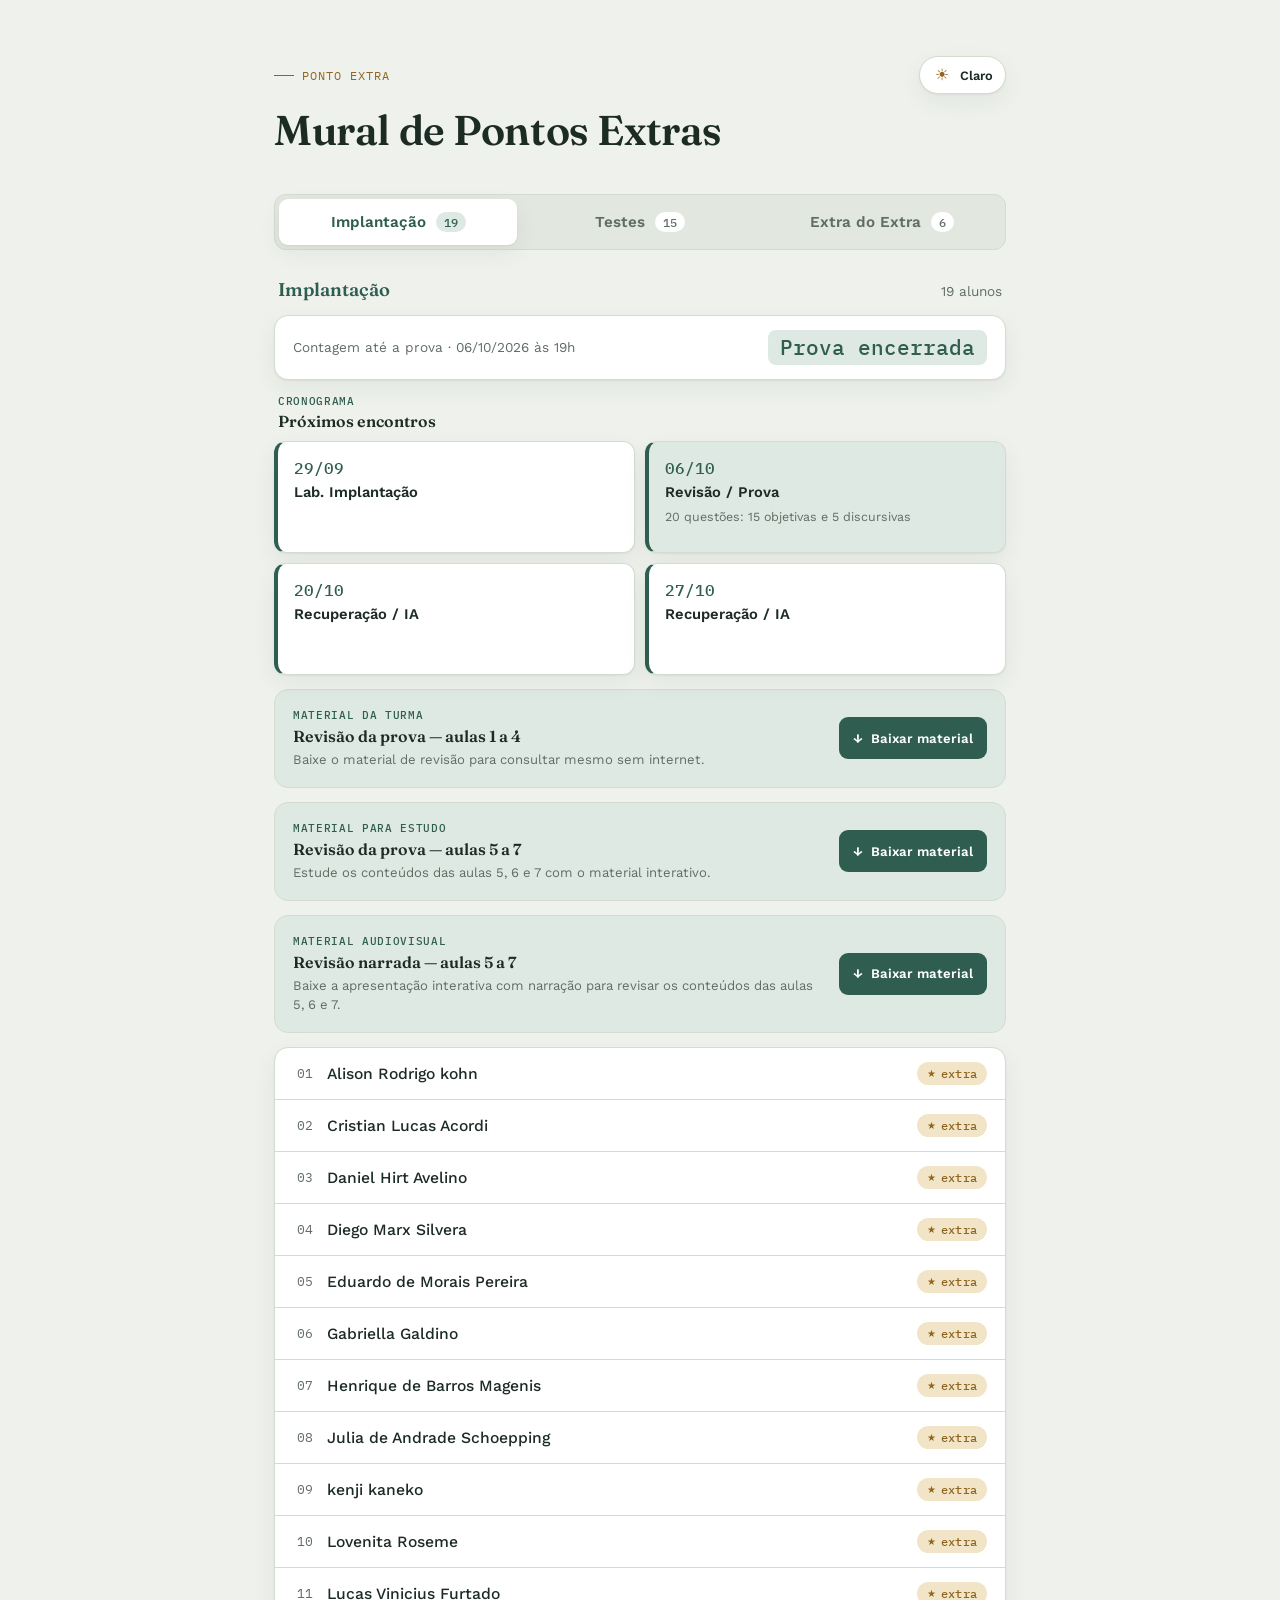
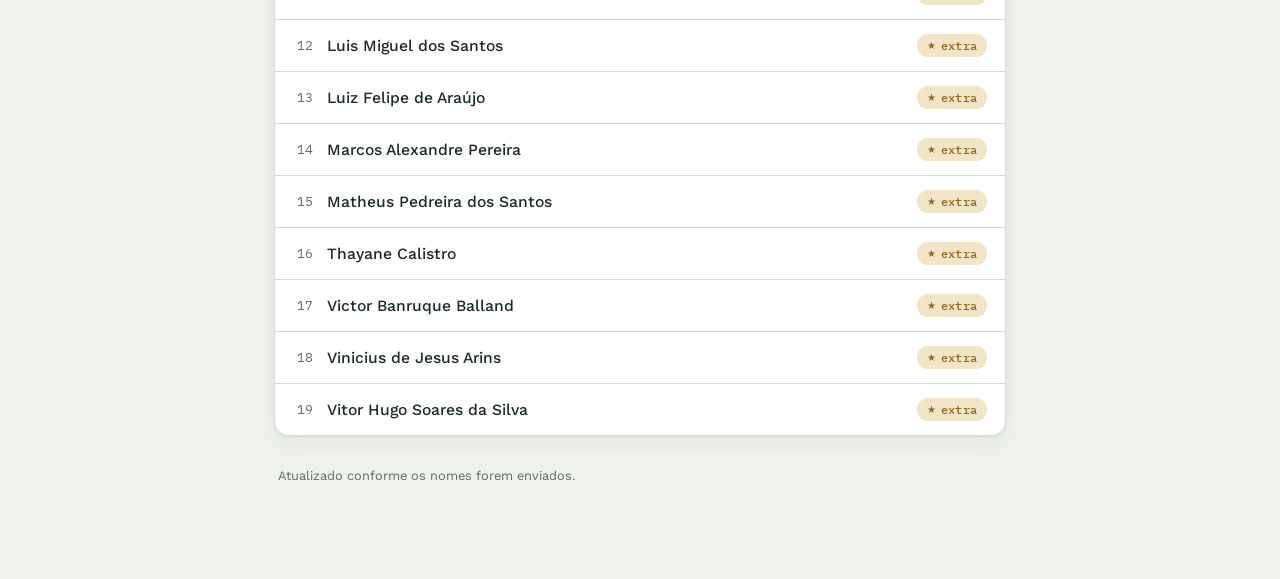
<file: index.html>
<!DOCTYPE html>
<html lang="pt-BR">
<head>
  <meta charset="UTF-8">
  <title>Mural de Pontos Extras</title>
  <meta name="viewport" content="width=device-width, initial-scale=1">
  <meta name="color-scheme" content="light dark">
  <meta name="theme-color" id="theme-color" content="#eef1ec">
  <script>
    (() => {
      let temaSalvo = null;
      try {
        temaSalvo = localStorage.getItem("ponto-extra-tema");
      } catch (erro) {
        // Alguns navegadores bloqueiam o armazenamento ao abrir via file://.
      }
      const temaInicial = temaSalvo || (matchMedia("(prefers-color-scheme: dark)").matches ? "dark" : "light");
      document.documentElement.dataset.theme = temaInicial;
    })();
  </script>
  <link rel="preconnect" href="https://fonts.googleapis.com">
  <link rel="preconnect" href="https://fonts.gstatic.com" crossorigin>
  <link href="https://fonts.googleapis.com/css2?family=Fraunces:opsz,wght@9..144,500;9..144,600;9..144,700&family=Work+Sans:wght@400;500;600&family=IBM+Plex+Mono:wght@500&display=swap" rel="stylesheet">
  <link rel="stylesheet" href="css/style.css">
</head>
<body>
  <div class="page">
    <header class="hero">
      <div class="hero-top">
        <div class="eyebrow">Ponto Extra</div>
        <button class="theme-toggle" id="theme-toggle" type="button" aria-label="Alternar tema">
          <span class="theme-icon" aria-hidden="true"></span>
          <span class="theme-label"></span>
        </button>
      </div>
      <h1>Mural de Pontos Extras</h1>
    </header>

    <div class="tabs" role="tablist" aria-label="Seções do mural">
      <button class="tab-btn" role="tab" data-tab="implantacao" aria-selected="true" id="tab-btn-implantacao" aria-controls="panel-implantacao">
        Implantação <span class="tab-count" id="count-implantacao">0</span>
      </button>
      <button class="tab-btn" role="tab" data-tab="testes" aria-selected="false" id="tab-btn-testes" aria-controls="panel-testes">
        Testes <span class="tab-count" id="count-testes">0</span>
      </button>
      <button class="tab-btn" role="tab" data-tab="extra-do-extra" aria-selected="false" id="tab-btn-extra-do-extra" aria-controls="panel-extra-do-extra">
        Extra do Extra <span class="tab-count" id="count-extra-do-extra">0</span>
      </button>
    </div>

    <section class="panel" data-tab="implantacao" data-active="true" role="tabpanel" id="panel-implantacao" aria-labelledby="tab-btn-implantacao">
      <div class="panel-head">
        <h2 class="panel-title">Implantação</h2>
        <span class="panel-sub" id="sub-implantacao"></span>
      </div>
      <div class="countdown" data-tab="implantacao">
        <span class="countdown-label" id="countdown-label-implantacao"></span>
        <span class="countdown-clock" id="countdown-clock-implantacao">--:--:--</span>
      </div>
      <section class="schedule" aria-labelledby="schedule-title-implantacao">
        <div class="schedule-head">
          <span class="schedule-eyebrow">Cronograma</span>
          <h3 id="schedule-title-implantacao">Próximos encontros</h3>
        </div>
        <ol class="schedule-grid">
          <li class="schedule-card">
            <time datetime="2026-09-29">29/09</time>
            <span>Lab. Implantação</span>
          </li>
          <li class="schedule-card schedule-card-featured">
            <time datetime="2026-10-06">06/10</time>
            <span>Revisão / Prova</span>
            <small>20 questões: 15 objetivas e 5 discursivas</small>
          </li>
          <li class="schedule-card">
            <time datetime="2026-10-20">20/10</time>
            <span>Recuperação / IA</span>
          </li>
          <li class="schedule-card">
            <time datetime="2026-10-27">27/10</time>
            <span>Recuperação / IA</span>
          </li>
        </ol>
      </section>
      <section class="downloads" data-tab="implantacao" aria-labelledby="downloads-title-implantacao">
        <div class="downloads-copy">
          <span class="downloads-eyebrow">Material da turma</span>
          <h3 id="downloads-title-implantacao">Revisão da prova — aulas 1 a 4</h3>
          <p>Baixe o material de revisão para consultar mesmo sem internet.</p>
        </div>
        <a
          class="download-link"
          href="implantação/Aula_Revisao_Prova_1_a_4.html"
          download="Aula_Revisao_Prova_1_a_4.html"
        >
          <span aria-hidden="true">↓</span>
          Baixar material
        </a>
      </section>
      <section class="downloads" data-tab="implantacao" aria-labelledby="downloads-title-implantacao-5-7">
        <div class="downloads-copy">
          <span class="downloads-eyebrow">Material para estudo</span>
          <h3 id="downloads-title-implantacao-5-7">Revisão da prova — aulas 5 a 7</h3>
          <p>Estude os conteúdos das aulas 5, 6 e 7 com o material interativo.</p>
        </div>
        <a
          class="download-link"
          href="implantação/Aula_Revisao_Prova_5_a_7.html"
          download="Aula_Revisao_Prova_5_a_7.html"
        >
          <span aria-hidden="true">↓</span>
          Baixar material
        </a>
      </section>
      <section class="downloads" data-tab="implantacao" aria-labelledby="downloads-title-implantacao-narrada">
        <div class="downloads-copy">
          <span class="downloads-eyebrow">Material audiovisual</span>
          <h3 id="downloads-title-implantacao-narrada">Revisão narrada — aulas 5 a 7</h3>
          <p>Baixe a apresentação interativa com narração para revisar os conteúdos das aulas 5, 6 e 7.</p>
        </div>
        <a
          class="download-link"
          href="implantação/Revisao_Implantacao_Narrada.html"
          download="Revisao_Implantacao_Narrada.html"
        >
          <span aria-hidden="true">↓</span>
          Baixar material
        </a>
      </section>
      <div id="list-implantacao"></div>
    </section>

    <section class="panel" data-tab="testes" role="tabpanel" id="panel-testes" aria-labelledby="tab-btn-testes">
      <div class="panel-head">
        <h2 class="panel-title">Testes</h2>
        <span class="panel-sub" id="sub-testes"></span>
      </div>
      <div class="countdown" data-tab="testes">
        <span class="countdown-label" id="countdown-label-testes"></span>
        <span class="countdown-clock" id="countdown-clock-testes">--:--:--</span>
      </div>
      <section class="schedule" data-tab="testes" aria-labelledby="schedule-title-testes">
        <div class="schedule-head">
          <span class="schedule-eyebrow">Cronograma</span>
          <h3 id="schedule-title-testes">Próximas atividades</h3>
        </div>
        <ol class="schedule-grid">
          <li class="schedule-card schedule-card-featured">
            <time datetime="2026-11-04">04/11/2026</time>
            <span>Exercício avaliativo de APIs com Cypress</span>
          </li>
          <li class="schedule-card schedule-card-featured">
            <time datetime="2026-11-11">11/11/2026</time>
            <span>Prova</span>
          </li>
          <li class="schedule-card schedule-card-featured">
            <time datetime="2026-11-18">18/11/2026</time>
            <span>Recuperação</span>
          </li>
        </ol>
      </section>
      <section class="downloads" data-tab="testes" aria-labelledby="downloads-title-testes">
        <div class="downloads-copy">
          <span class="downloads-eyebrow">Material da turma</span>
          <h3 id="downloads-title-testes">Revisão — Fundamentos de Testes e Cypress</h3>
          <p>Baixe o material da revisão de 09/09 para consultar mesmo sem internet.</p>
        </div>
        <a
          class="download-link"
          href="testes/Revisao%2009-09.html"
          download="Revisao 09-09.html"
        >
          <span aria-hidden="true">↓</span>
          Baixar material
        </a>
      </section>
      <section class="downloads" data-tab="testes" aria-labelledby="downloads-title-testes-11-11">
        <div class="downloads-copy">
          <span class="downloads-eyebrow">Material para estudo</span>
          <h3 id="downloads-title-testes-11-11">Revisão da prova — APIs REST e Cypress</h3>
          <p>Baixe o material de revisão para a prova de 11/11 e consulte mesmo sem internet.</p>
        </div>
        <a
          class="download-link"
          href="testes/Revisao%2011-11.html"
          download="Revisao 11-11.html"
        >
          <span aria-hidden="true">↓</span>
          Baixar material
        </a>
      </section>
      <div id="list-testes"></div>
    </section>

    <section class="panel" data-tab="extra-do-extra" role="tabpanel" id="panel-extra-do-extra" aria-labelledby="tab-btn-extra-do-extra">
      <div class="panel-head">
        <h2 class="panel-title">Extra do Extra</h2>
        <span class="panel-sub" id="sub-extra-do-extra"></span>
      </div>
      <div class="extra-work-message">
        <span class="extra-work-icon" aria-hidden="true">★</span>
        <p>Ganhou 1 ponto no trabalho</p>
      </div>
      <div id="list-extra-do-extra"></div>
    </section>

    <footer class="note">Atualizado conforme os nomes forem enviados.</footer>
  </div>

  <script src="js/data.js"></script>
  <script src="js/app.js"></script>
</body>
</html>
</file>
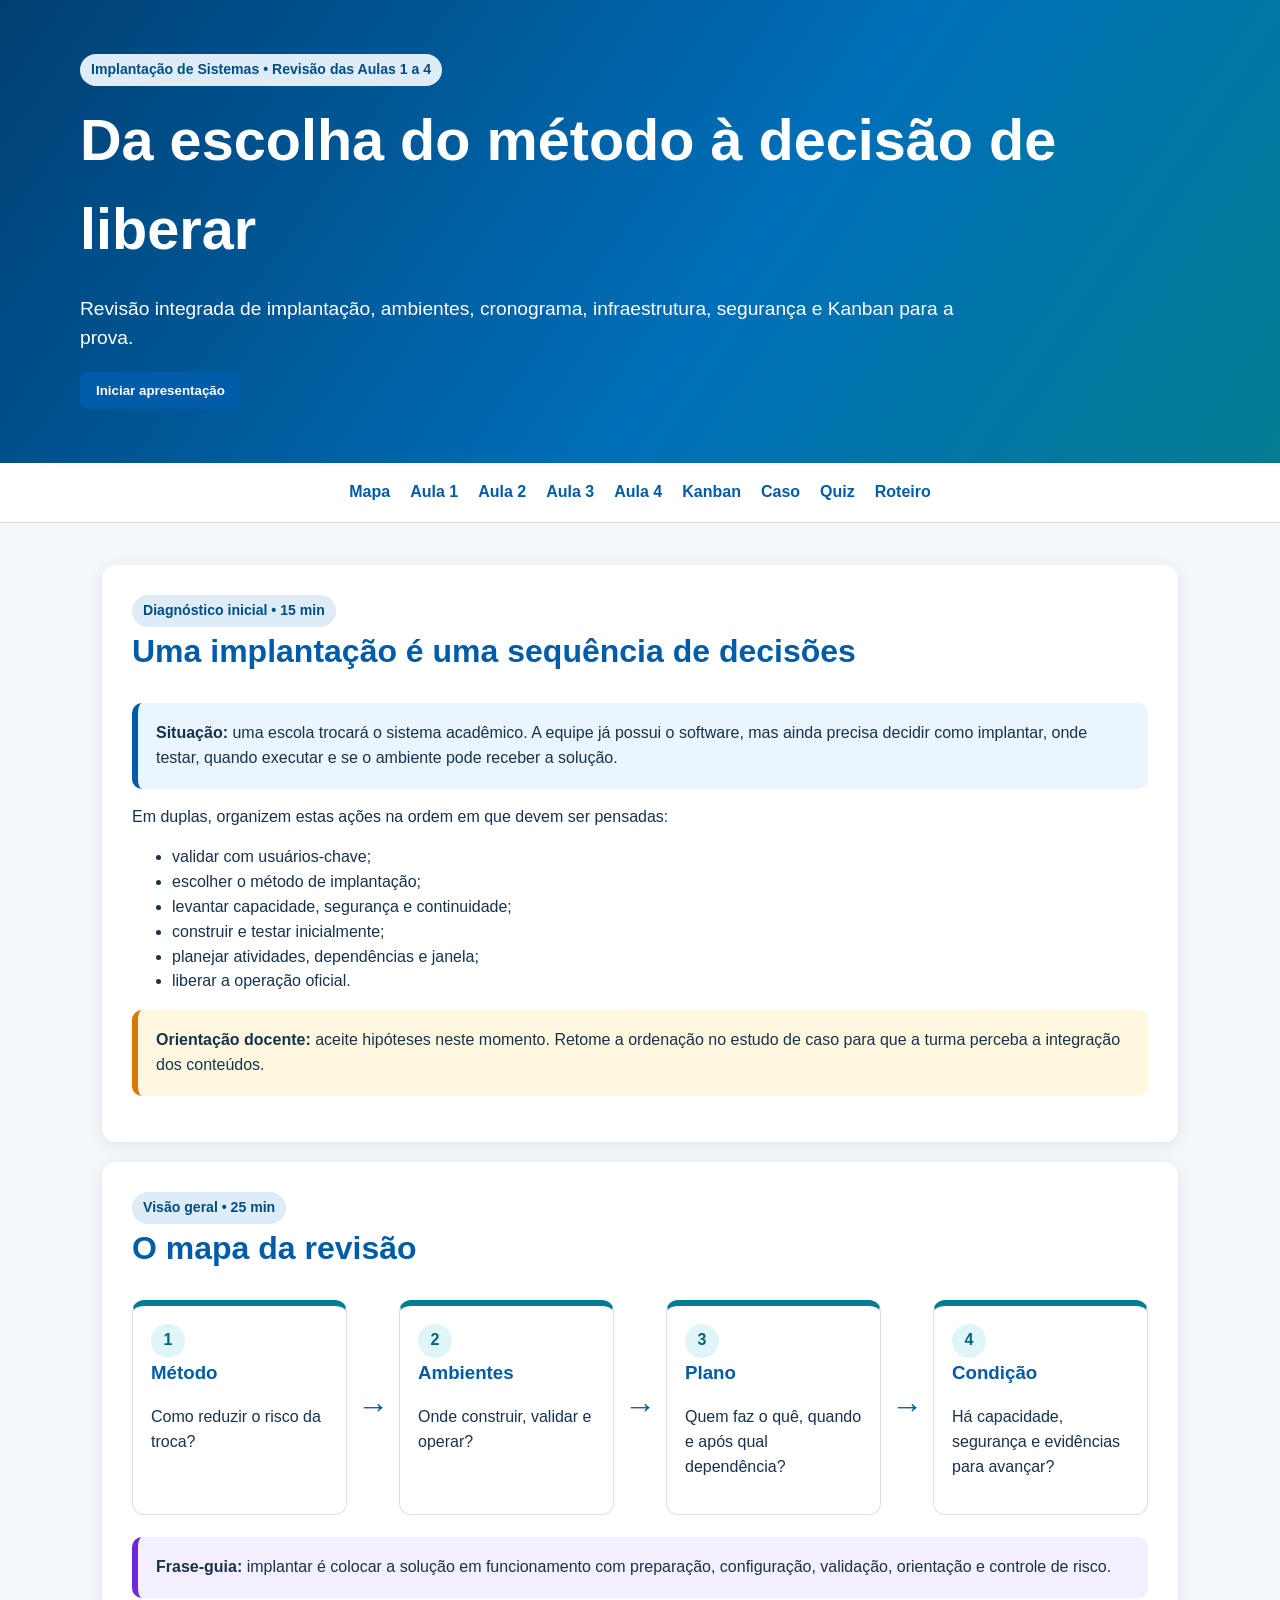
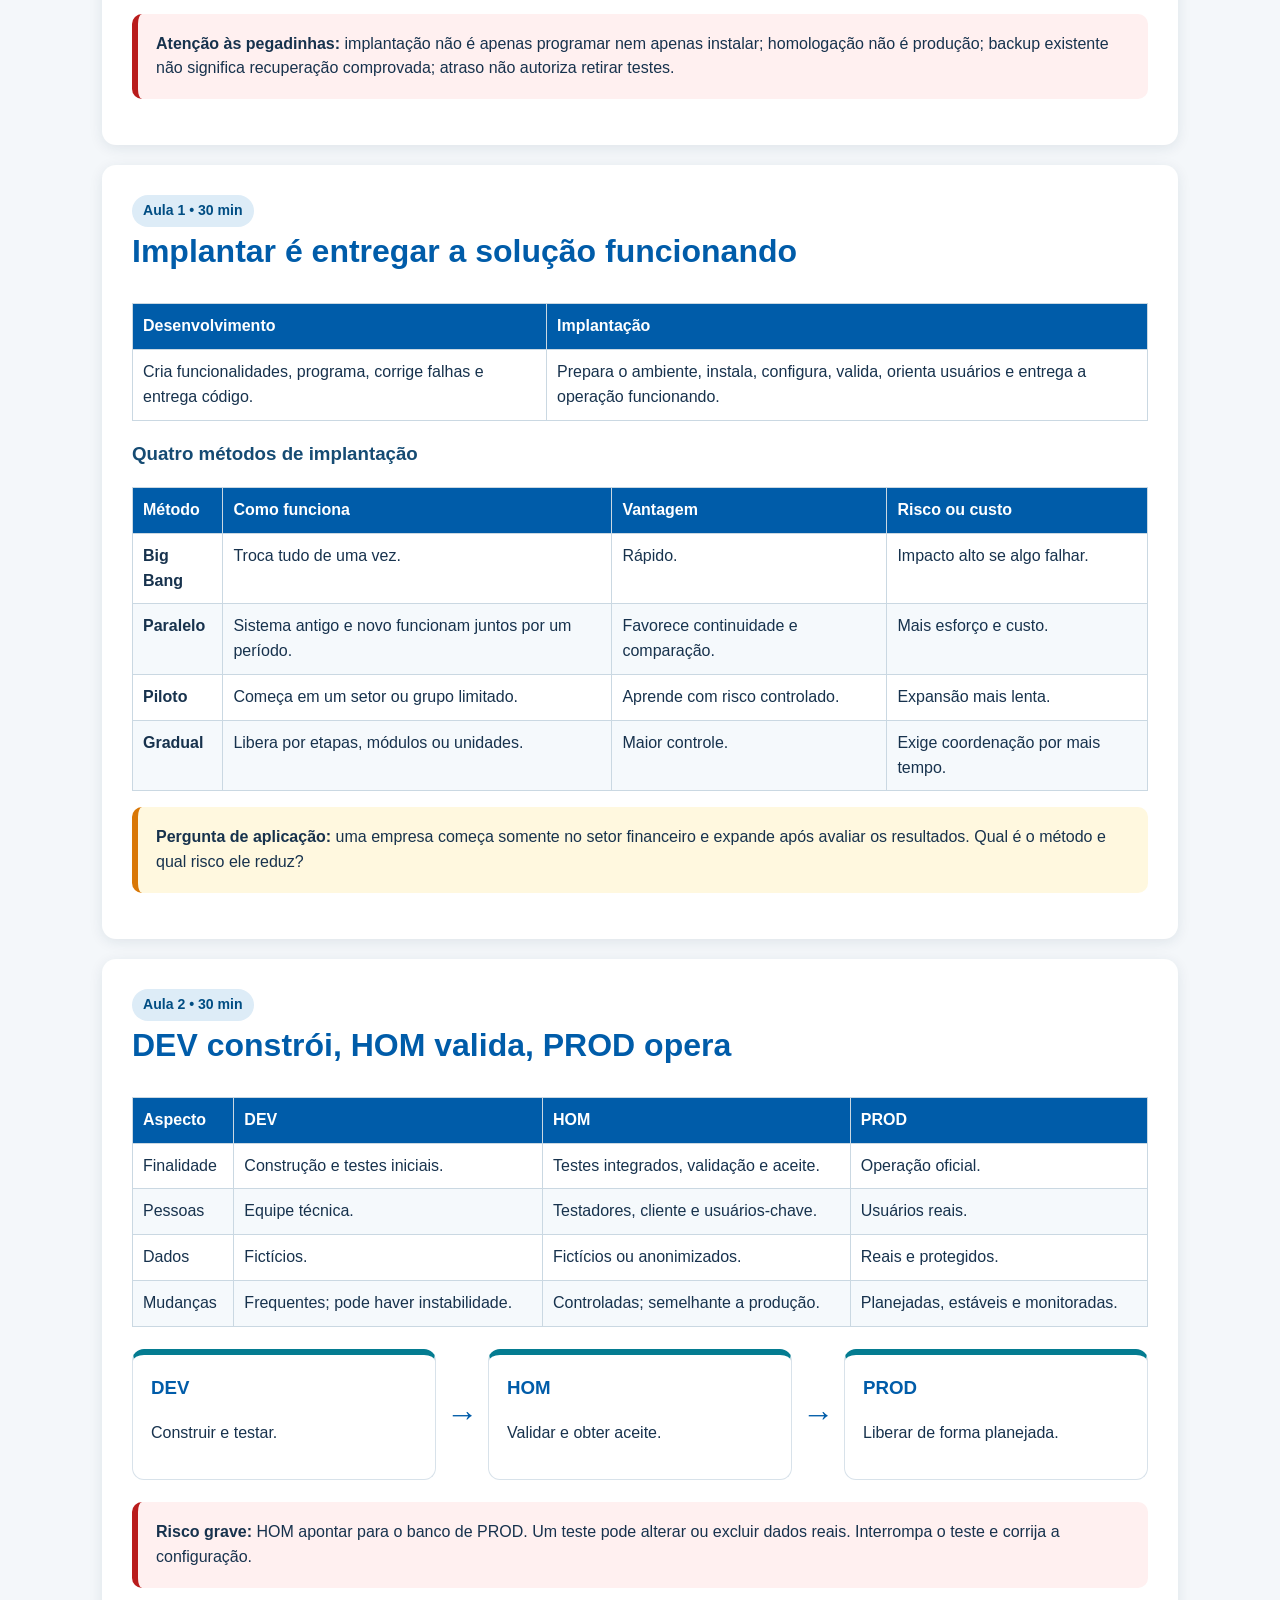
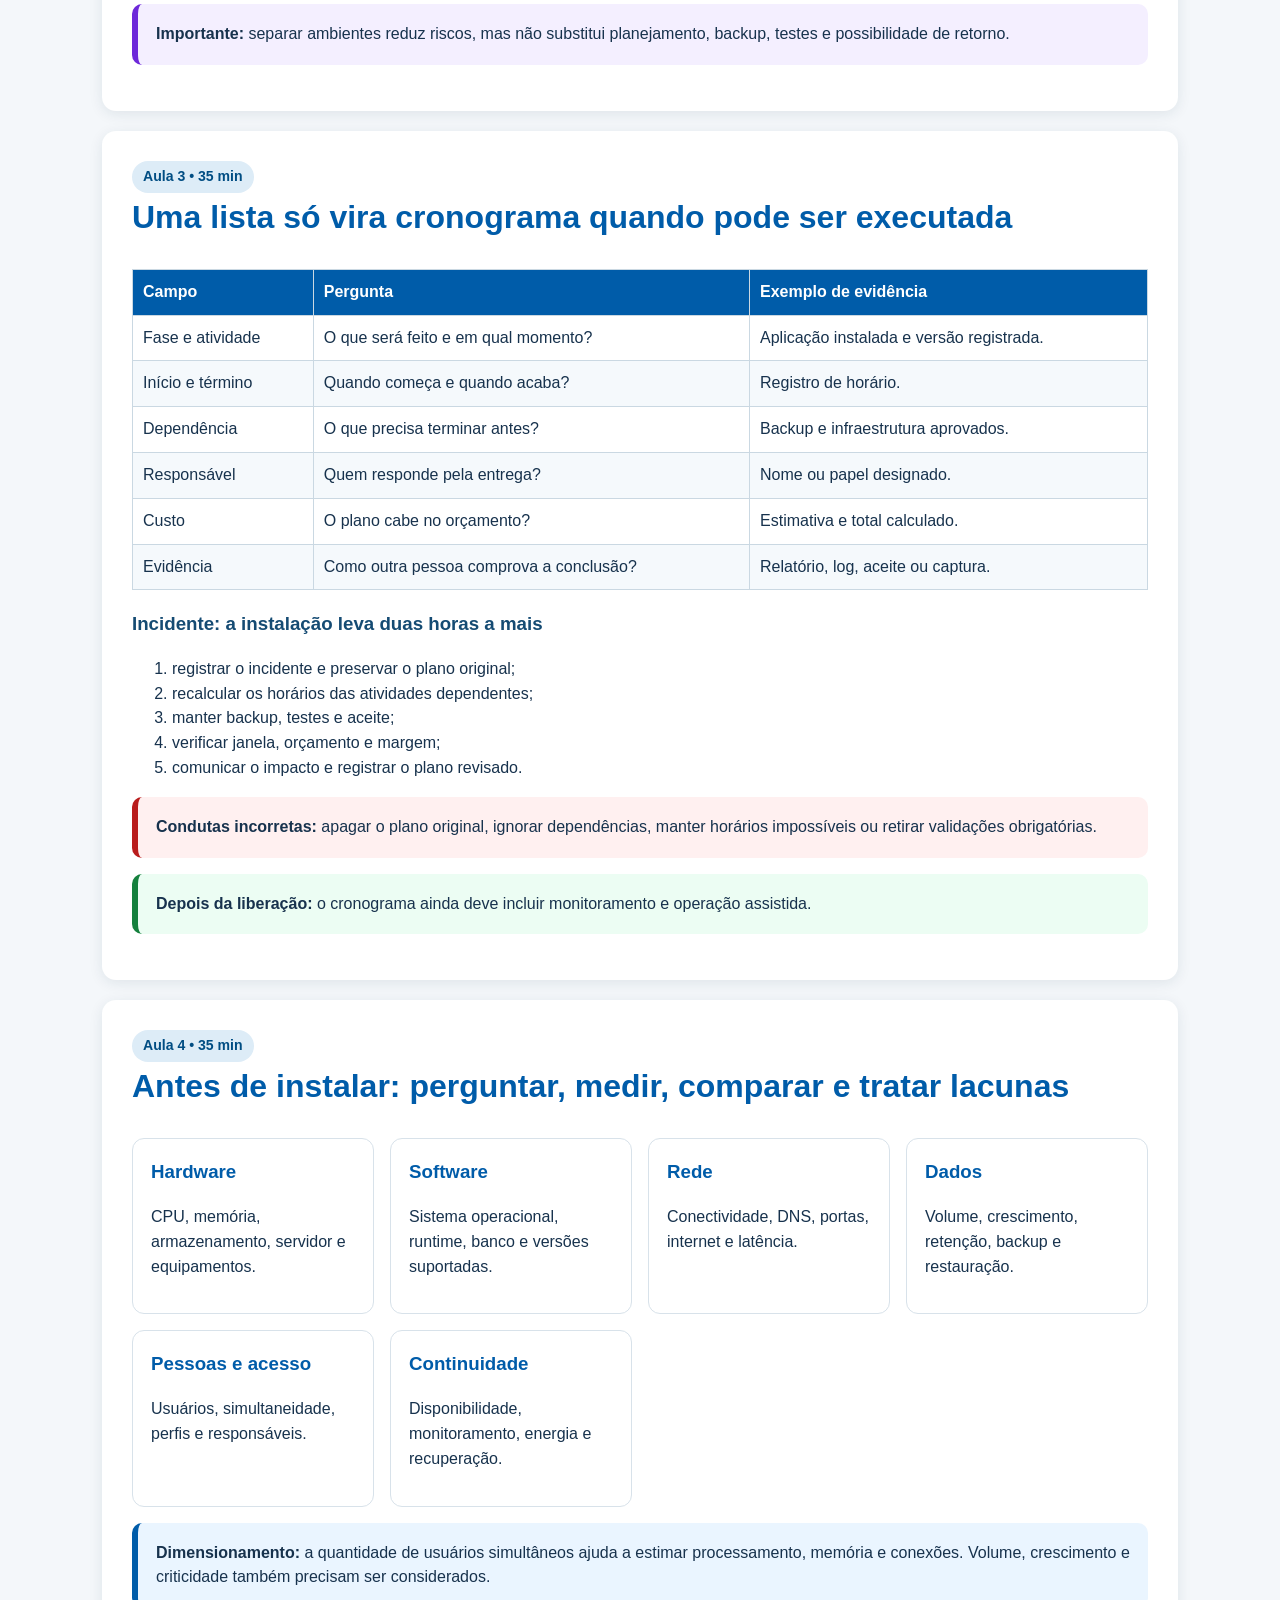
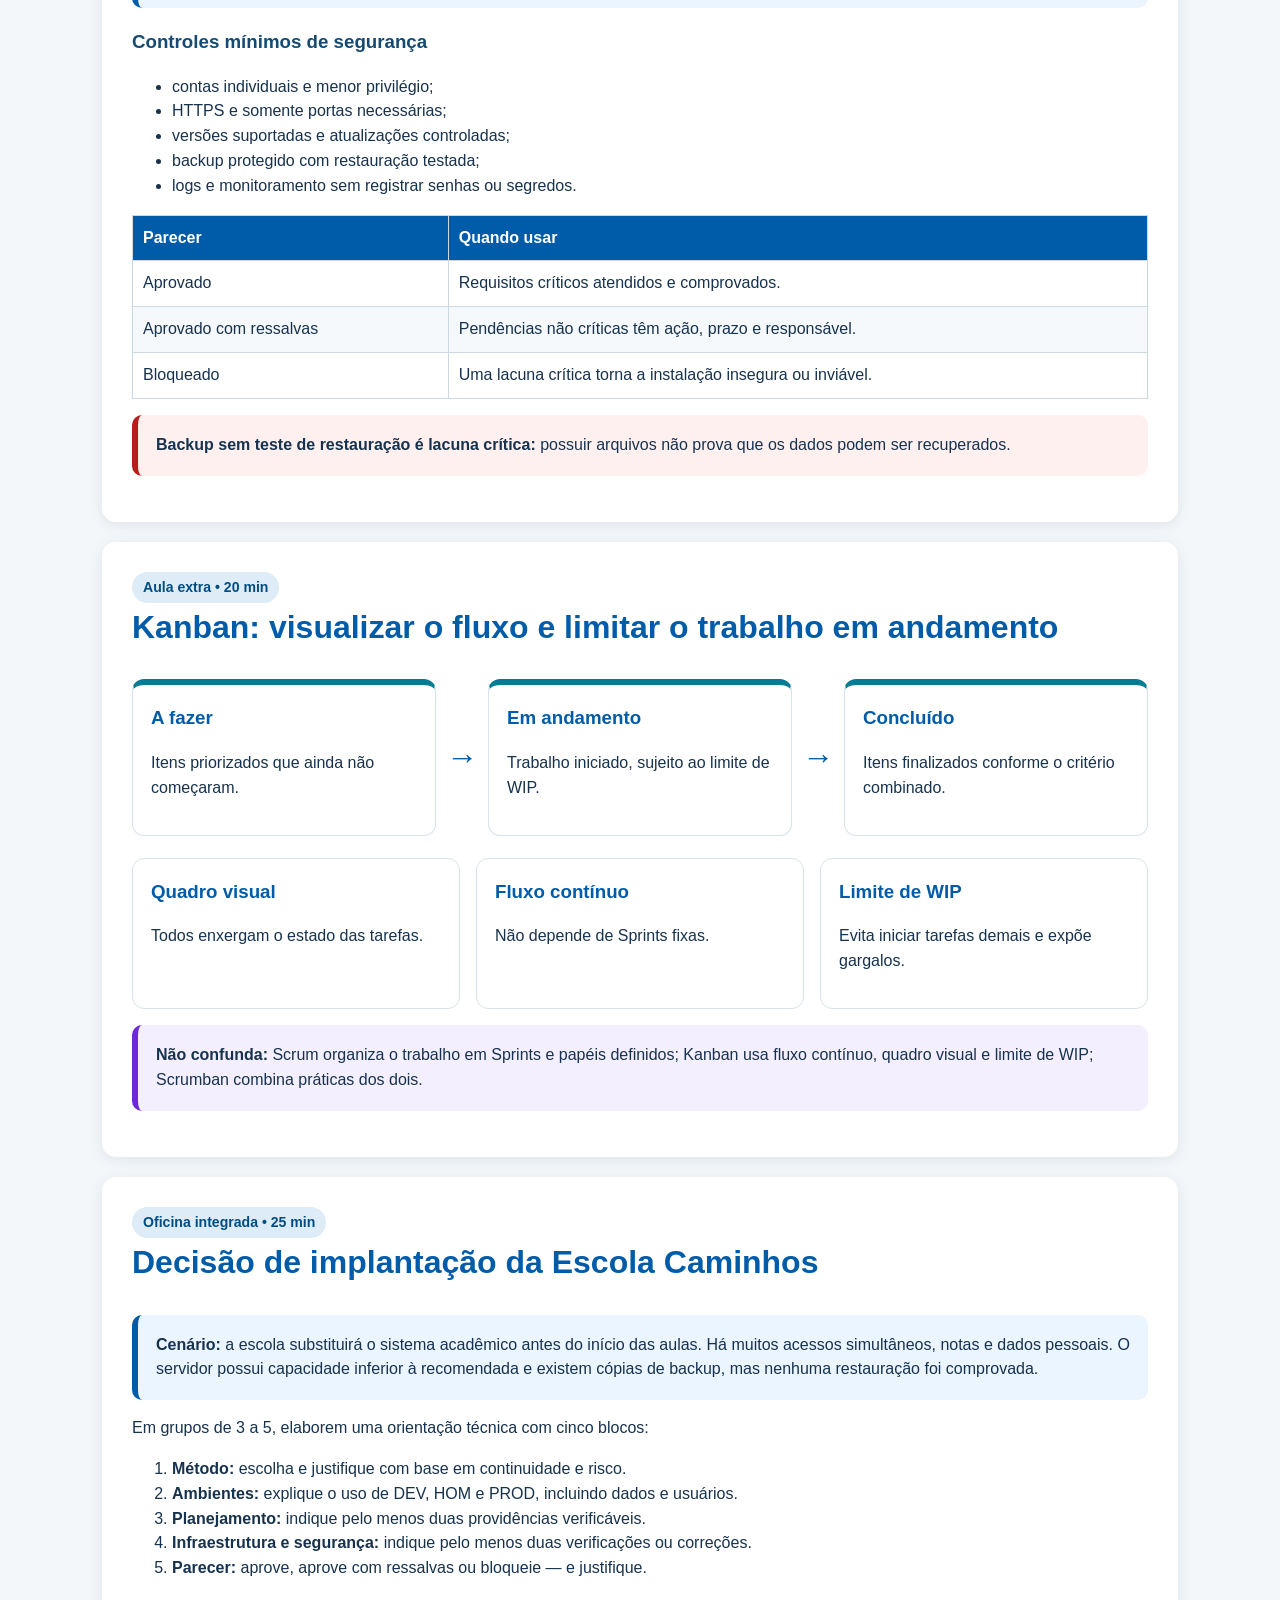
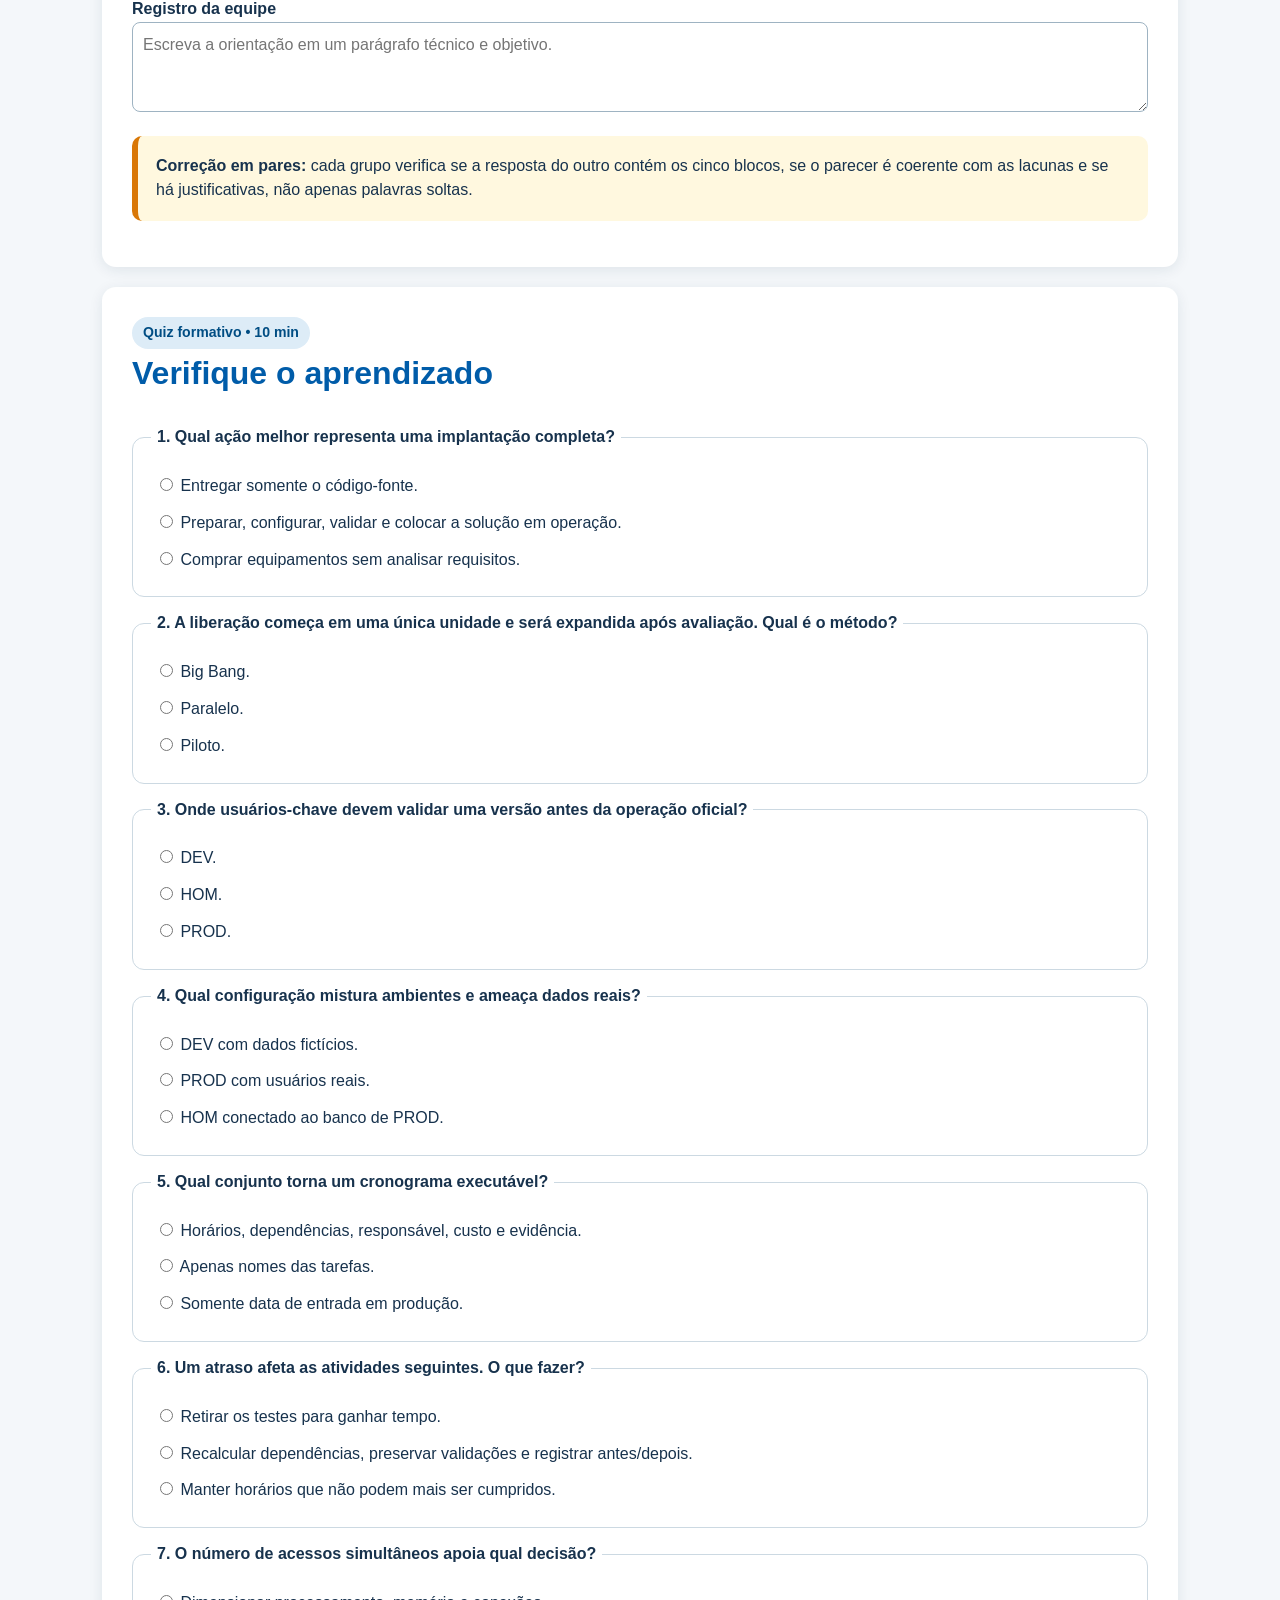
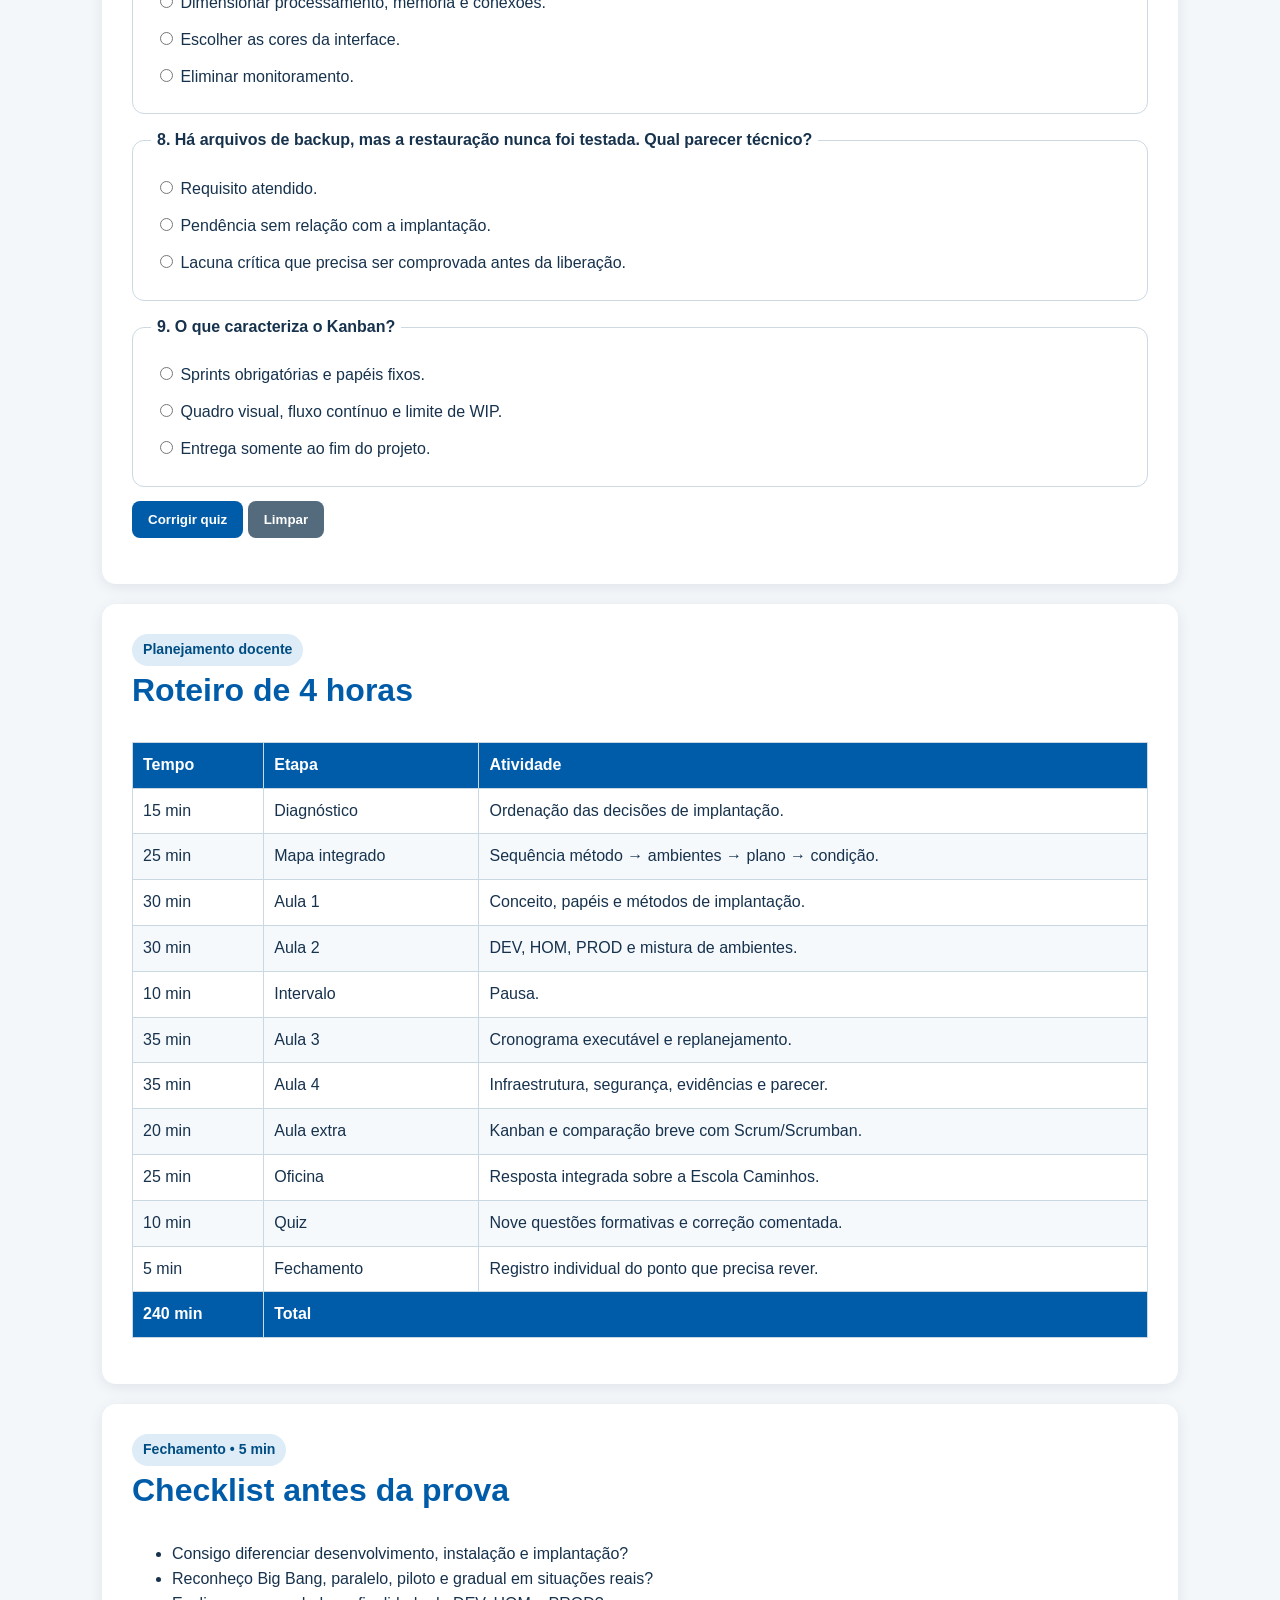
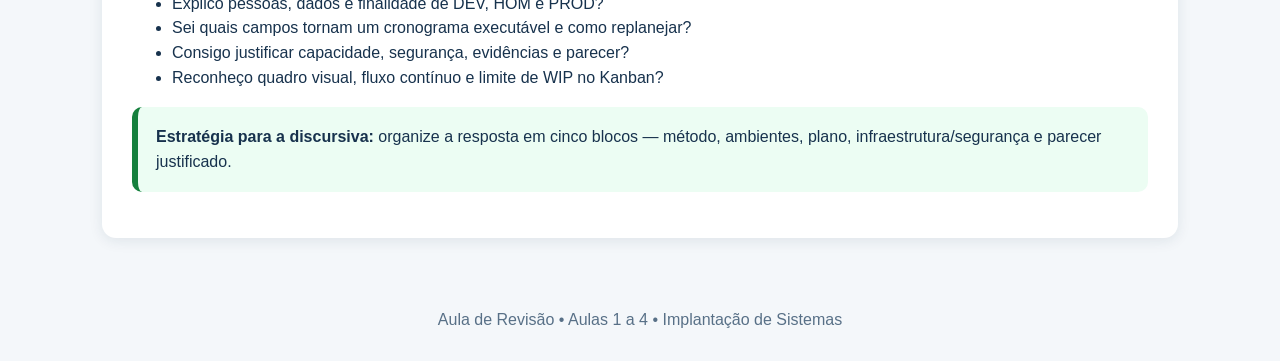
<file: implantação/Aula_Revisao_Prova_1_a_4.html>
<!DOCTYPE html>
<html lang="pt-BR">
<head>
  <meta charset="UTF-8">
  <meta name="viewport" content="width=device-width, initial-scale=1.0">
  <title>Aula de Revisão — Prova de Implantação de Sistemas</title>
  <style>
    :root{--blue:#005ca9;--dark:#17324d;--light:#eef6fb;--cyan:#047c91;--ok:#15803d;--warn:#d97706;--danger:#b91c1c;--purple:#6d28d9}
    *{box-sizing:border-box}html{scroll-behavior:smooth}body{margin:0;font-family:Arial,sans-serif;color:var(--dark);background:#f4f7fa;line-height:1.55}
    header{background:linear-gradient(125deg,#003f73,#006fb9 58%,#047c91);color:#fff;padding:54px 24px}.wrap,main{max-width:1120px;margin:auto}header h1{font-size:clamp(2rem,5vw,3.6rem);margin:10px 0}header p{font-size:1.2rem;max-width:900px}
    nav{position:sticky;top:0;z-index:10;background:#fff;border-bottom:1px solid #d4e0e8;padding:10px;text-align:center}nav a{display:inline-block;color:var(--blue);font-weight:bold;text-decoration:none;padding:7px 10px}
    main{padding:22px}.section{background:#fff;margin:20px 0;padding:30px;border-radius:14px;box-shadow:0 3px 14px #16324d18}.section h2{color:var(--blue);font-size:2rem;margin-top:0}.section h3{color:#154b73}.badge{display:inline-block;background:#ddecf7;color:#004d83;padding:5px 11px;border-radius:999px;font-weight:bold;font-size:.88rem}
    .brief,.teacher,.warning,.success,.memory{padding:18px;border-radius:10px;margin:16px 0}.brief{background:#eaf5ff;border-left:6px solid var(--blue)}.teacher{background:#fff8df;border-left:6px solid var(--warn)}.warning{background:#fff0f0;border-left:6px solid var(--danger)}.success{background:#ecfdf3;border-left:6px solid var(--ok)}.memory{background:#f4efff;border-left:6px solid var(--purple)}
    .grid{display:grid;grid-template-columns:repeat(auto-fit,minmax(220px,1fr));gap:16px}.card{padding:18px;border:1px solid #d8e2ea;border-radius:12px;background:#fff}.card h3{margin-top:0;color:var(--blue)}.number{display:inline-grid;place-items:center;width:34px;height:34px;border-radius:50%;background:#dff5f8;color:#036477;font-weight:bold}
    table{width:100%;border-collapse:collapse;margin:16px 0}th,td{border:1px solid #cad8e2;padding:10px;text-align:left;vertical-align:top}th{background:var(--blue);color:#fff}tr:nth-child(even){background:#f5f9fc}
    .flow{display:flex;align-items:stretch;gap:10px;flex-wrap:wrap;margin:22px 0}.flow .card{flex:1;min-width:180px;border-top:6px solid var(--cyan)}.arrow{align-self:center;font-size:2rem;color:var(--blue)}
    .quiz-item{border:1px solid #ccd9e2;border-radius:12px;padding:18px;margin:14px 0}.quiz-item legend{font-weight:bold;padding:0 6px}.quiz-item label{display:block;padding:6px 4px}.quiz-item.correct{border:2px solid var(--ok);background:#f0fdf4}.quiz-item.incorrect{border:2px solid var(--danger);background:#fff7f7}.feedback{font-weight:bold;margin-top:12px}.feedback.ok{color:var(--ok)}.feedback.bad{color:var(--danger)}
    textarea{width:100%;min-height:90px;border:1px solid #9eb3c2;border-radius:8px;padding:10px;font:inherit}.btn{background:var(--blue);color:#fff;border:0;border-radius:8px;padding:11px 16px;font-weight:bold;cursor:pointer}.btn.secondary{background:#536b7d}.btn:focus-visible,nav a:focus-visible,input:focus-visible,textarea:focus-visible{outline:3px solid #f59e0b;outline-offset:2px}
    .presentation-controls{display:none;position:fixed;bottom:14px;left:50%;transform:translateX(-50%);background:#fff;padding:8px;border-radius:10px;box-shadow:0 3px 18px #0004;z-index:20;white-space:nowrap}.presentation-controls button{margin:0 4px}footer{text-align:center;padding:28px;color:#587087}
    body.presenting nav,body.presenting footer,body.presenting header{display:none}body.presenting main{max-width:none;padding:0}body.presenting main>.section{display:none;min-height:100vh;margin:0;border-radius:0;box-shadow:none;padding:6vh 8vw}body.presenting main>.section.active{display:block}body.presenting .presentation-controls{display:block}
    @media(max-width:720px){.section{padding:20px}.arrow{transform:rotate(90deg);width:100%;text-align:center}table{display:block;overflow-x:auto;font-size:.9rem}.presentation-controls{width:calc(100% - 20px);text-align:center}}
    @media print{nav,.presentation-controls,.btn{display:none!important}.section{break-inside:avoid;box-shadow:none;border:1px solid #ddd}header{background:#fff;color:#17324d;padding:20px}.quiz-item{break-inside:avoid}}
  </style>
</head>
<body>
<header>
  <div class="wrap">
    <span class="badge">Implantação de Sistemas • Revisão das Aulas 1 a 4</span>
    <h1>Da escolha do método à decisão de liberar</h1>
    <p>Revisão integrada de implantação, ambientes, cronograma, infraestrutura, segurança e Kanban para a prova.</p>
    <button class="btn" type="button" onclick="startPresentation()">Iniciar apresentação</button>
  </div>
</header>
<nav aria-label="Navegação da aula">
  <a href="#mapa">Mapa</a><a href="#aula1">Aula 1</a><a href="#aula2">Aula 2</a><a href="#aula3">Aula 3</a><a href="#aula4">Aula 4</a><a href="#agil">Kanban</a><a href="#caso">Caso</a><a href="#quiz">Quiz</a><a href="#roteiro">Roteiro</a>
</nav>
<main>
  <section class="section" id="mapa">
    <span class="badge">Diagnóstico inicial • 15 min</span>
    <h2>Uma implantação é uma sequência de decisões</h2>
    <div class="brief"><strong>Situação:</strong> uma escola trocará o sistema acadêmico. A equipe já possui o software, mas ainda precisa decidir como implantar, onde testar, quando executar e se o ambiente pode receber a solução.</div>
    <p>Em duplas, organizem estas ações na ordem em que devem ser pensadas:</p>
    <ul><li>validar com usuários-chave;</li><li>escolher o método de implantação;</li><li>levantar capacidade, segurança e continuidade;</li><li>construir e testar inicialmente;</li><li>planejar atividades, dependências e janela;</li><li>liberar a operação oficial.</li></ul>
    <div class="teacher"><strong>Orientação docente:</strong> aceite hipóteses neste momento. Retome a ordenação no estudo de caso para que a turma perceba a integração dos conteúdos.</div>
  </section>

  <section class="section">
    <span class="badge">Visão geral • 25 min</span>
    <h2>O mapa da revisão</h2>
    <div class="flow">
      <div class="card"><span class="number">1</span><h3>Método</h3><p>Como reduzir o risco da troca?</p></div><span class="arrow">→</span>
      <div class="card"><span class="number">2</span><h3>Ambientes</h3><p>Onde construir, validar e operar?</p></div><span class="arrow">→</span>
      <div class="card"><span class="number">3</span><h3>Plano</h3><p>Quem faz o quê, quando e após qual dependência?</p></div><span class="arrow">→</span>
      <div class="card"><span class="number">4</span><h3>Condição</h3><p>Há capacidade, segurança e evidências para avançar?</p></div>
    </div>
    <div class="memory"><strong>Frase-guia:</strong> implantar é colocar a solução em funcionamento com preparação, configuração, validação, orientação e controle de risco.</div>
    <div class="warning"><strong>Atenção às pegadinhas:</strong> implantação não é apenas programar nem apenas instalar; homologação não é produção; backup existente não significa recuperação comprovada; atraso não autoriza retirar testes.</div>
  </section>

  <section class="section" id="aula1">
    <span class="badge">Aula 1 • 30 min</span>
    <h2>Implantar é entregar a solução funcionando</h2>
    <table>
      <thead><tr><th>Desenvolvimento</th><th>Implantação</th></tr></thead>
      <tbody><tr><td>Cria funcionalidades, programa, corrige falhas e entrega código.</td><td>Prepara o ambiente, instala, configura, valida, orienta usuários e entrega a operação funcionando.</td></tr></tbody>
    </table>
    <h3>Quatro métodos de implantação</h3>
    <table>
      <thead><tr><th>Método</th><th>Como funciona</th><th>Vantagem</th><th>Risco ou custo</th></tr></thead>
      <tbody>
        <tr><td><strong>Big Bang</strong></td><td>Troca tudo de uma vez.</td><td>Rápido.</td><td>Impacto alto se algo falhar.</td></tr>
        <tr><td><strong>Paralelo</strong></td><td>Sistema antigo e novo funcionam juntos por um período.</td><td>Favorece continuidade e comparação.</td><td>Mais esforço e custo.</td></tr>
        <tr><td><strong>Piloto</strong></td><td>Começa em um setor ou grupo limitado.</td><td>Aprende com risco controlado.</td><td>Expansão mais lenta.</td></tr>
        <tr><td><strong>Gradual</strong></td><td>Libera por etapas, módulos ou unidades.</td><td>Maior controle.</td><td>Exige coordenação por mais tempo.</td></tr>
      </tbody>
    </table>
    <div class="teacher"><strong>Pergunta de aplicação:</strong> uma empresa começa somente no setor financeiro e expande após avaliar os resultados. Qual é o método e qual risco ele reduz?</div>
  </section>

  <section class="section" id="aula2">
    <span class="badge">Aula 2 • 30 min</span>
    <h2>DEV constrói, HOM valida, PROD opera</h2>
    <table>
      <thead><tr><th>Aspecto</th><th>DEV</th><th>HOM</th><th>PROD</th></tr></thead>
      <tbody>
        <tr><td>Finalidade</td><td>Construção e testes iniciais.</td><td>Testes integrados, validação e aceite.</td><td>Operação oficial.</td></tr>
        <tr><td>Pessoas</td><td>Equipe técnica.</td><td>Testadores, cliente e usuários-chave.</td><td>Usuários reais.</td></tr>
        <tr><td>Dados</td><td>Fictícios.</td><td>Fictícios ou anonimizados.</td><td>Reais e protegidos.</td></tr>
        <tr><td>Mudanças</td><td>Frequentes; pode haver instabilidade.</td><td>Controladas; semelhante a produção.</td><td>Planejadas, estáveis e monitoradas.</td></tr>
      </tbody>
    </table>
    <div class="flow"><div class="card"><h3>DEV</h3><p>Construir e testar.</p></div><span class="arrow">→</span><div class="card"><h3>HOM</h3><p>Validar e obter aceite.</p></div><span class="arrow">→</span><div class="card"><h3>PROD</h3><p>Liberar de forma planejada.</p></div></div>
    <div class="warning"><strong>Risco grave:</strong> HOM apontar para o banco de PROD. Um teste pode alterar ou excluir dados reais. Interrompa o teste e corrija a configuração.</div>
    <div class="memory"><strong>Importante:</strong> separar ambientes reduz riscos, mas não substitui planejamento, backup, testes e possibilidade de retorno.</div>
  </section>

  <section class="section" id="aula3">
    <span class="badge">Aula 3 • 35 min</span>
    <h2>Uma lista só vira cronograma quando pode ser executada</h2>
    <table>
      <thead><tr><th>Campo</th><th>Pergunta</th><th>Exemplo de evidência</th></tr></thead>
      <tbody>
        <tr><td>Fase e atividade</td><td>O que será feito e em qual momento?</td><td>Aplicação instalada e versão registrada.</td></tr>
        <tr><td>Início e término</td><td>Quando começa e quando acaba?</td><td>Registro de horário.</td></tr>
        <tr><td>Dependência</td><td>O que precisa terminar antes?</td><td>Backup e infraestrutura aprovados.</td></tr>
        <tr><td>Responsável</td><td>Quem responde pela entrega?</td><td>Nome ou papel designado.</td></tr>
        <tr><td>Custo</td><td>O plano cabe no orçamento?</td><td>Estimativa e total calculado.</td></tr>
        <tr><td>Evidência</td><td>Como outra pessoa comprova a conclusão?</td><td>Relatório, log, aceite ou captura.</td></tr>
      </tbody>
    </table>
    <h3>Incidente: a instalação leva duas horas a mais</h3>
    <ol><li>registrar o incidente e preservar o plano original;</li><li>recalcular os horários das atividades dependentes;</li><li>manter backup, testes e aceite;</li><li>verificar janela, orçamento e margem;</li><li>comunicar o impacto e registrar o plano revisado.</li></ol>
    <div class="warning"><strong>Condutas incorretas:</strong> apagar o plano original, ignorar dependências, manter horários impossíveis ou retirar validações obrigatórias.</div>
    <div class="success"><strong>Depois da liberação:</strong> o cronograma ainda deve incluir monitoramento e operação assistida.</div>
  </section>

  <section class="section" id="aula4">
    <span class="badge">Aula 4 • 35 min</span>
    <h2>Antes de instalar: perguntar, medir, comparar e tratar lacunas</h2>
    <div class="grid">
      <div class="card"><h3>Hardware</h3><p>CPU, memória, armazenamento, servidor e equipamentos.</p></div>
      <div class="card"><h3>Software</h3><p>Sistema operacional, runtime, banco e versões suportadas.</p></div>
      <div class="card"><h3>Rede</h3><p>Conectividade, DNS, portas, internet e latência.</p></div>
      <div class="card"><h3>Dados</h3><p>Volume, crescimento, retenção, backup e restauração.</p></div>
      <div class="card"><h3>Pessoas e acesso</h3><p>Usuários, simultaneidade, perfis e responsáveis.</p></div>
      <div class="card"><h3>Continuidade</h3><p>Disponibilidade, monitoramento, energia e recuperação.</p></div>
    </div>
    <div class="brief"><strong>Dimensionamento:</strong> a quantidade de usuários simultâneos ajuda a estimar processamento, memória e conexões. Volume, crescimento e criticidade também precisam ser considerados.</div>
    <h3>Controles mínimos de segurança</h3>
    <ul><li>contas individuais e menor privilégio;</li><li>HTTPS e somente portas necessárias;</li><li>versões suportadas e atualizações controladas;</li><li>backup protegido com restauração testada;</li><li>logs e monitoramento sem registrar senhas ou segredos.</li></ul>
    <table>
      <thead><tr><th>Parecer</th><th>Quando usar</th></tr></thead>
      <tbody><tr><td>Aprovado</td><td>Requisitos críticos atendidos e comprovados.</td></tr><tr><td>Aprovado com ressalvas</td><td>Pendências não críticas têm ação, prazo e responsável.</td></tr><tr><td>Bloqueado</td><td>Uma lacuna crítica torna a instalação insegura ou inviável.</td></tr></tbody>
    </table>
    <div class="warning"><strong>Backup sem teste de restauração é lacuna crítica:</strong> possuir arquivos não prova que os dados podem ser recuperados.</div>
  </section>

  <section class="section" id="agil">
    <span class="badge">Aula extra • 20 min</span>
    <h2>Kanban: visualizar o fluxo e limitar o trabalho em andamento</h2>
    <div class="flow"><div class="card"><h3>A fazer</h3><p>Itens priorizados que ainda não começaram.</p></div><span class="arrow">→</span><div class="card"><h3>Em andamento</h3><p>Trabalho iniciado, sujeito ao limite de WIP.</p></div><span class="arrow">→</span><div class="card"><h3>Concluído</h3><p>Itens finalizados conforme o critério combinado.</p></div></div>
    <div class="grid">
      <div class="card"><h3>Quadro visual</h3><p>Todos enxergam o estado das tarefas.</p></div>
      <div class="card"><h3>Fluxo contínuo</h3><p>Não depende de Sprints fixas.</p></div>
      <div class="card"><h3>Limite de WIP</h3><p>Evita iniciar tarefas demais e expõe gargalos.</p></div>
    </div>
    <div class="memory"><strong>Não confunda:</strong> Scrum organiza o trabalho em Sprints e papéis definidos; Kanban usa fluxo contínuo, quadro visual e limite de WIP; Scrumban combina práticas dos dois.</div>
  </section>

  <section class="section" id="caso">
    <span class="badge">Oficina integrada • 25 min</span>
    <h2>Decisão de implantação da Escola Caminhos</h2>
    <div class="brief"><strong>Cenário:</strong> a escola substituirá o sistema acadêmico antes do início das aulas. Há muitos acessos simultâneos, notas e dados pessoais. O servidor possui capacidade inferior à recomendada e existem cópias de backup, mas nenhuma restauração foi comprovada.</div>
    <p>Em grupos de 3 a 5, elaborem uma orientação técnica com cinco blocos:</p>
    <ol>
      <li><strong>Método:</strong> escolha e justifique com base em continuidade e risco.</li>
      <li><strong>Ambientes:</strong> explique o uso de DEV, HOM e PROD, incluindo dados e usuários.</li>
      <li><strong>Planejamento:</strong> indique pelo menos duas providências verificáveis.</li>
      <li><strong>Infraestrutura e segurança:</strong> indique pelo menos duas verificações ou correções.</li>
      <li><strong>Parecer:</strong> aprove, aprove com ressalvas ou bloqueie — e justifique.</li>
    </ol>
    <label for="caseAnswer"><strong>Registro da equipe</strong></label>
    <textarea id="caseAnswer" placeholder="Escreva a orientação em um parágrafo técnico e objetivo."></textarea>
    <div class="teacher"><strong>Correção em pares:</strong> cada grupo verifica se a resposta do outro contém os cinco blocos, se o parecer é coerente com as lacunas e se há justificativas, não apenas palavras soltas.</div>
  </section>

  <section class="section" id="quiz">
    <span class="badge">Quiz formativo • 10 min</span>
    <h2>Verifique o aprendizado</h2>
    <form id="quizForm">
      <fieldset class="quiz-item" data-answer="b"><legend>1. Qual ação melhor representa uma implantação completa?</legend><label><input type="radio" name="q1" value="a"> Entregar somente o código-fonte.</label><label><input type="radio" name="q1" value="b"> Preparar, configurar, validar e colocar a solução em operação.</label><label><input type="radio" name="q1" value="c"> Comprar equipamentos sem analisar requisitos.</label></fieldset>
      <fieldset class="quiz-item" data-answer="c"><legend>2. A liberação começa em uma única unidade e será expandida após avaliação. Qual é o método?</legend><label><input type="radio" name="q2" value="a"> Big Bang.</label><label><input type="radio" name="q2" value="b"> Paralelo.</label><label><input type="radio" name="q2" value="c"> Piloto.</label></fieldset>
      <fieldset class="quiz-item" data-answer="b"><legend>3. Onde usuários-chave devem validar uma versão antes da operação oficial?</legend><label><input type="radio" name="q3" value="a"> DEV.</label><label><input type="radio" name="q3" value="b"> HOM.</label><label><input type="radio" name="q3" value="c"> PROD.</label></fieldset>
      <fieldset class="quiz-item" data-answer="c"><legend>4. Qual configuração mistura ambientes e ameaça dados reais?</legend><label><input type="radio" name="q4" value="a"> DEV com dados fictícios.</label><label><input type="radio" name="q4" value="b"> PROD com usuários reais.</label><label><input type="radio" name="q4" value="c"> HOM conectado ao banco de PROD.</label></fieldset>
      <fieldset class="quiz-item" data-answer="a"><legend>5. Qual conjunto torna um cronograma executável?</legend><label><input type="radio" name="q5" value="a"> Horários, dependências, responsável, custo e evidência.</label><label><input type="radio" name="q5" value="b"> Apenas nomes das tarefas.</label><label><input type="radio" name="q5" value="c"> Somente data de entrada em produção.</label></fieldset>
      <fieldset class="quiz-item" data-answer="b"><legend>6. Um atraso afeta as atividades seguintes. O que fazer?</legend><label><input type="radio" name="q6" value="a"> Retirar os testes para ganhar tempo.</label><label><input type="radio" name="q6" value="b"> Recalcular dependências, preservar validações e registrar antes/depois.</label><label><input type="radio" name="q6" value="c"> Manter horários que não podem mais ser cumpridos.</label></fieldset>
      <fieldset class="quiz-item" data-answer="a"><legend>7. O número de acessos simultâneos apoia qual decisão?</legend><label><input type="radio" name="q7" value="a"> Dimensionar processamento, memória e conexões.</label><label><input type="radio" name="q7" value="b"> Escolher as cores da interface.</label><label><input type="radio" name="q7" value="c"> Eliminar monitoramento.</label></fieldset>
      <fieldset class="quiz-item" data-answer="c"><legend>8. Há arquivos de backup, mas a restauração nunca foi testada. Qual parecer técnico?</legend><label><input type="radio" name="q8" value="a"> Requisito atendido.</label><label><input type="radio" name="q8" value="b"> Pendência sem relação com a implantação.</label><label><input type="radio" name="q8" value="c"> Lacuna crítica que precisa ser comprovada antes da liberação.</label></fieldset>
      <fieldset class="quiz-item" data-answer="b"><legend>9. O que caracteriza o Kanban?</legend><label><input type="radio" name="q9" value="a"> Sprints obrigatórias e papéis fixos.</label><label><input type="radio" name="q9" value="b"> Quadro visual, fluxo contínuo e limite de WIP.</label><label><input type="radio" name="q9" value="c"> Entrega somente ao fim do projeto.</label></fieldset>
      <button class="btn" type="button" onclick="gradeQuiz()">Corrigir quiz</button>
      <button class="btn secondary" type="reset" onclick="resetQuiz()">Limpar</button>
      <p id="quizFeedback" class="feedback" aria-live="polite"></p>
    </form>
  </section>

  <section class="section" id="roteiro">
    <span class="badge">Planejamento docente</span>
    <h2>Roteiro de 4 horas</h2>
    <table><thead><tr><th>Tempo</th><th>Etapa</th><th>Atividade</th></tr></thead><tbody>
      <tr><td>15 min</td><td>Diagnóstico</td><td>Ordenação das decisões de implantação.</td></tr>
      <tr><td>25 min</td><td>Mapa integrado</td><td>Sequência método → ambientes → plano → condição.</td></tr>
      <tr><td>30 min</td><td>Aula 1</td><td>Conceito, papéis e métodos de implantação.</td></tr>
      <tr><td>30 min</td><td>Aula 2</td><td>DEV, HOM, PROD e mistura de ambientes.</td></tr>
      <tr><td>10 min</td><td>Intervalo</td><td>Pausa.</td></tr>
      <tr><td>35 min</td><td>Aula 3</td><td>Cronograma executável e replanejamento.</td></tr>
      <tr><td>35 min</td><td>Aula 4</td><td>Infraestrutura, segurança, evidências e parecer.</td></tr>
      <tr><td>20 min</td><td>Aula extra</td><td>Kanban e comparação breve com Scrum/Scrumban.</td></tr>
      <tr><td>25 min</td><td>Oficina</td><td>Resposta integrada sobre a Escola Caminhos.</td></tr>
      <tr><td>10 min</td><td>Quiz</td><td>Nove questões formativas e correção comentada.</td></tr>
      <tr><td>5 min</td><td>Fechamento</td><td>Registro individual do ponto que precisa rever.</td></tr>
      <tr><th>240 min</th><th colspan="2">Total</th></tr>
    </tbody></table>
  </section>

  <section class="section">
    <span class="badge">Fechamento • 5 min</span>
    <h2>Checklist antes da prova</h2>
    <ul><li>Consigo diferenciar desenvolvimento, instalação e implantação?</li><li>Reconheço Big Bang, paralelo, piloto e gradual em situações reais?</li><li>Explico pessoas, dados e finalidade de DEV, HOM e PROD?</li><li>Sei quais campos tornam um cronograma executável e como replanejar?</li><li>Consigo justificar capacidade, segurança, evidências e parecer?</li><li>Reconheço quadro visual, fluxo contínuo e limite de WIP no Kanban?</li></ul>
    <div class="success"><strong>Estratégia para a discursiva:</strong> organize a resposta em cinco blocos — método, ambientes, plano, infraestrutura/segurança e parecer justificado.</div>
  </section>
</main>
<div class="presentation-controls" role="group" aria-label="Controles da apresentação">
  <button class="btn" type="button" onclick="changePage(-1)" aria-label="Página anterior">←</button>
  <span id="counter">1 / 1</span>
  <button class="btn" type="button" onclick="changePage(1)" aria-label="Próxima página">→</button>
  <button class="btn secondary" type="button" onclick="stopPresentation()">Sair</button>
</div>
<footer>Aula de Revisão • Aulas 1 a 4 • Implantação de Sistemas</footer>
<script>
  const pages=[...document.querySelectorAll('main>.section')];let currentPage=0;
  function showPage(){pages.forEach((page,index)=>page.classList.toggle('active',index===currentPage));document.getElementById('counter').textContent=(currentPage+1)+' / '+pages.length;}
  function startPresentation(){document.body.classList.add('presenting');currentPage=0;showPage();}
  function stopPresentation(){document.body.classList.remove('presenting');pages.forEach(page=>page.classList.remove('active'));}
  function changePage(delta){currentPage=Math.max(0,Math.min(pages.length-1,currentPage+delta));showPage();}
  document.addEventListener('keydown',event=>{if(!document.body.classList.contains('presenting'))return;if(event.key==='ArrowRight')changePage(1);if(event.key==='ArrowLeft')changePage(-1);if(event.key==='Escape')stopPresentation();});
  function gradeQuiz(){
    const items=[...document.querySelectorAll('.quiz-item')];let hits=0;let answered=0;
    items.forEach(item=>{const selected=item.querySelector('input:checked');item.classList.remove('correct','incorrect');if(!selected)return;answered++;const ok=selected.value===item.dataset.answer;item.classList.add(ok?'correct':'incorrect');if(ok)hits++;});
    const feedback=document.getElementById('quizFeedback');
    if(answered<items.length){feedback.className='feedback bad';feedback.textContent='Responda todas as questões. Até agora: '+hits+' acerto(s) em '+answered+' respondida(s).';return;}
    feedback.className='feedback '+(hits>=7?'ok':'bad');feedback.textContent=hits+' de '+items.length+' respostas corretas. '+(hits>=7?'Bom domínio; revise as questões marcadas em vermelho.':'Retome os blocos correspondentes às questões marcadas em vermelho.');
  }
  function resetQuiz(){document.querySelectorAll('.quiz-item').forEach(item=>item.classList.remove('correct','incorrect'));const feedback=document.getElementById('quizFeedback');feedback.className='feedback';feedback.textContent='';}
</script>
</body>
</html>
</file>
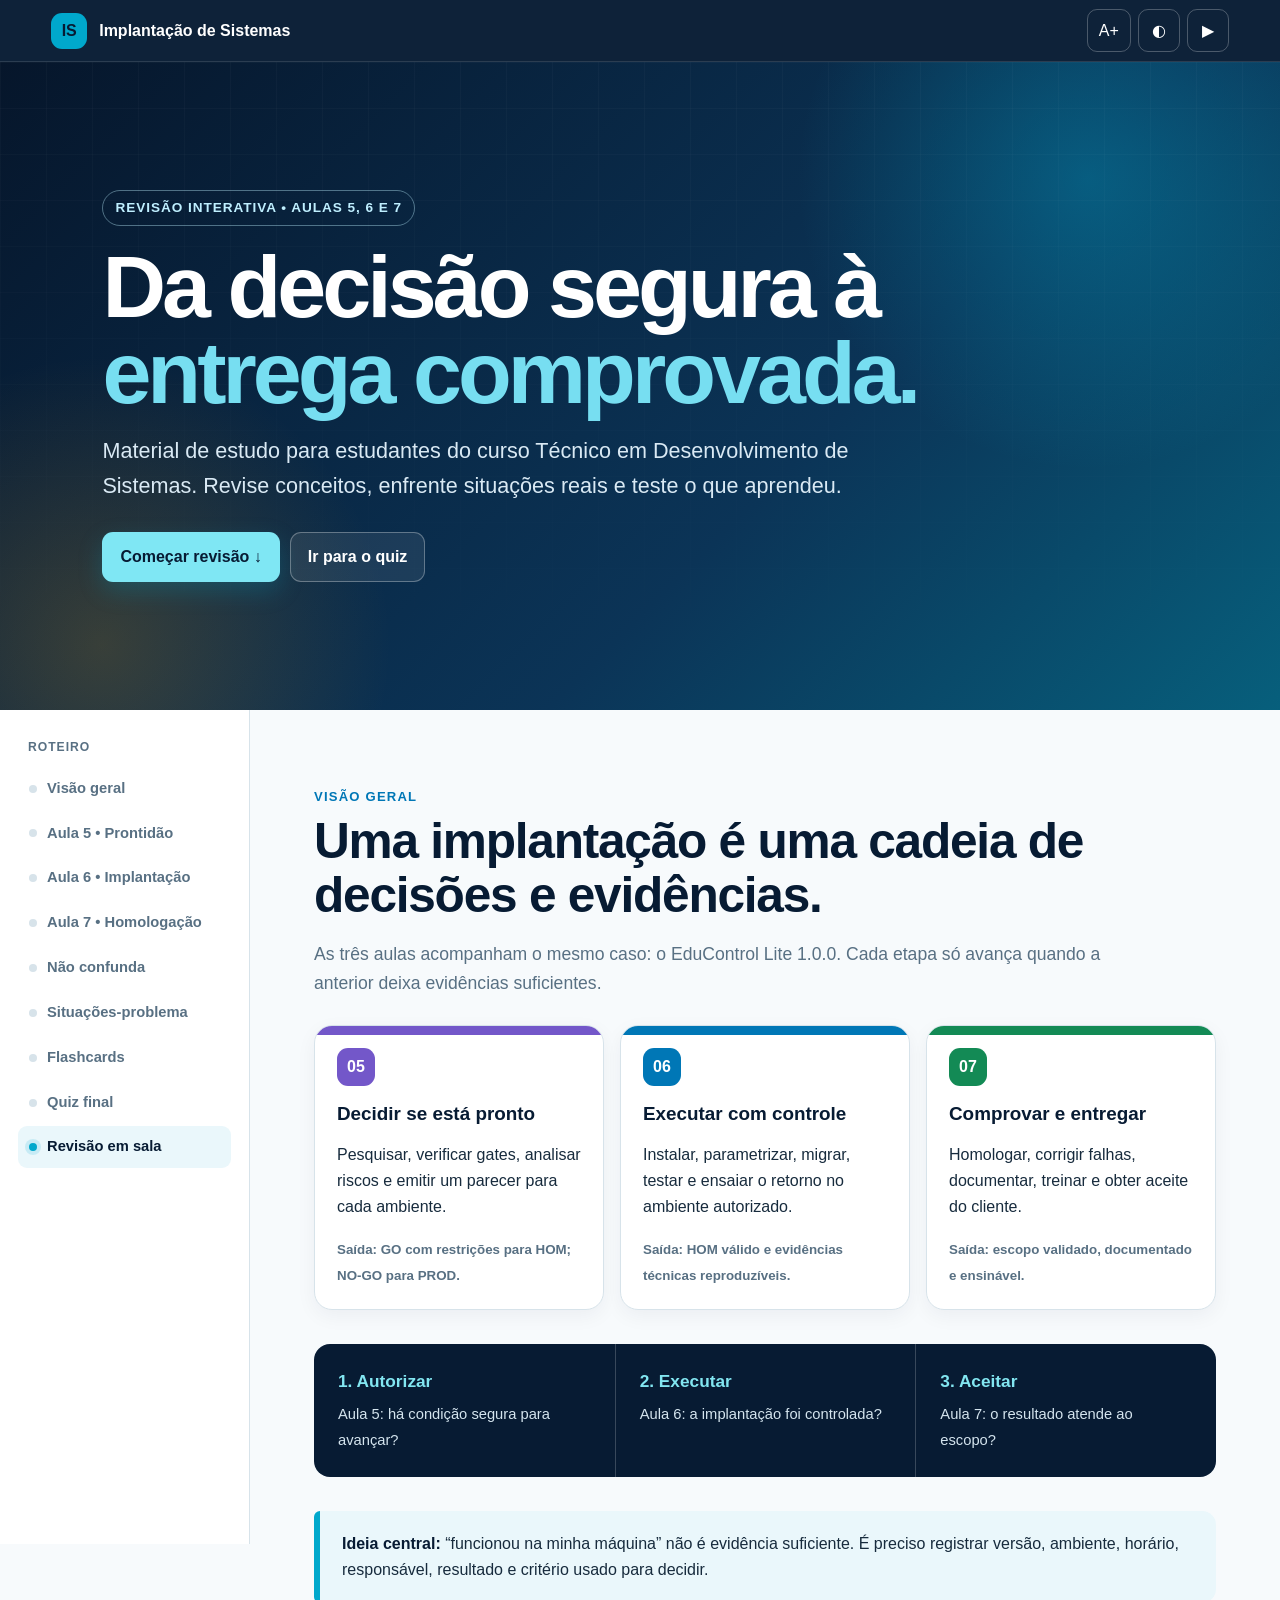
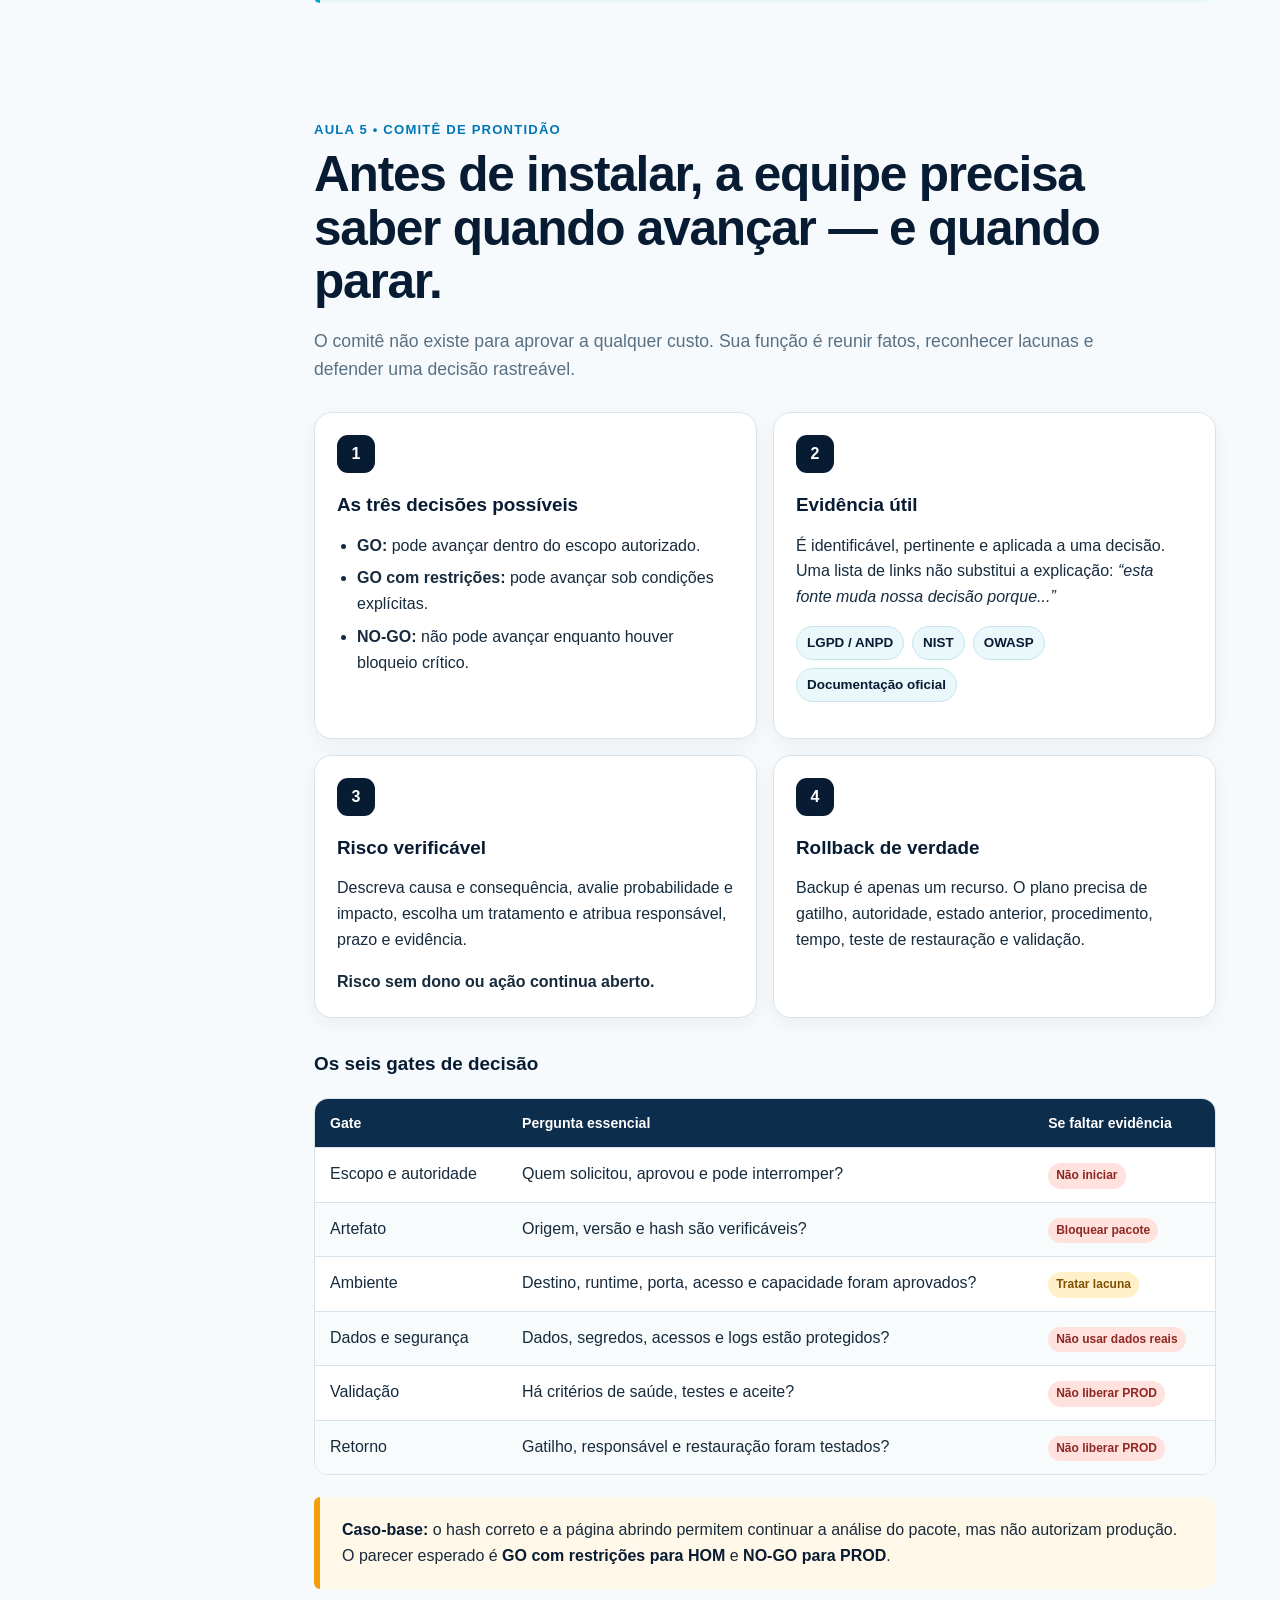
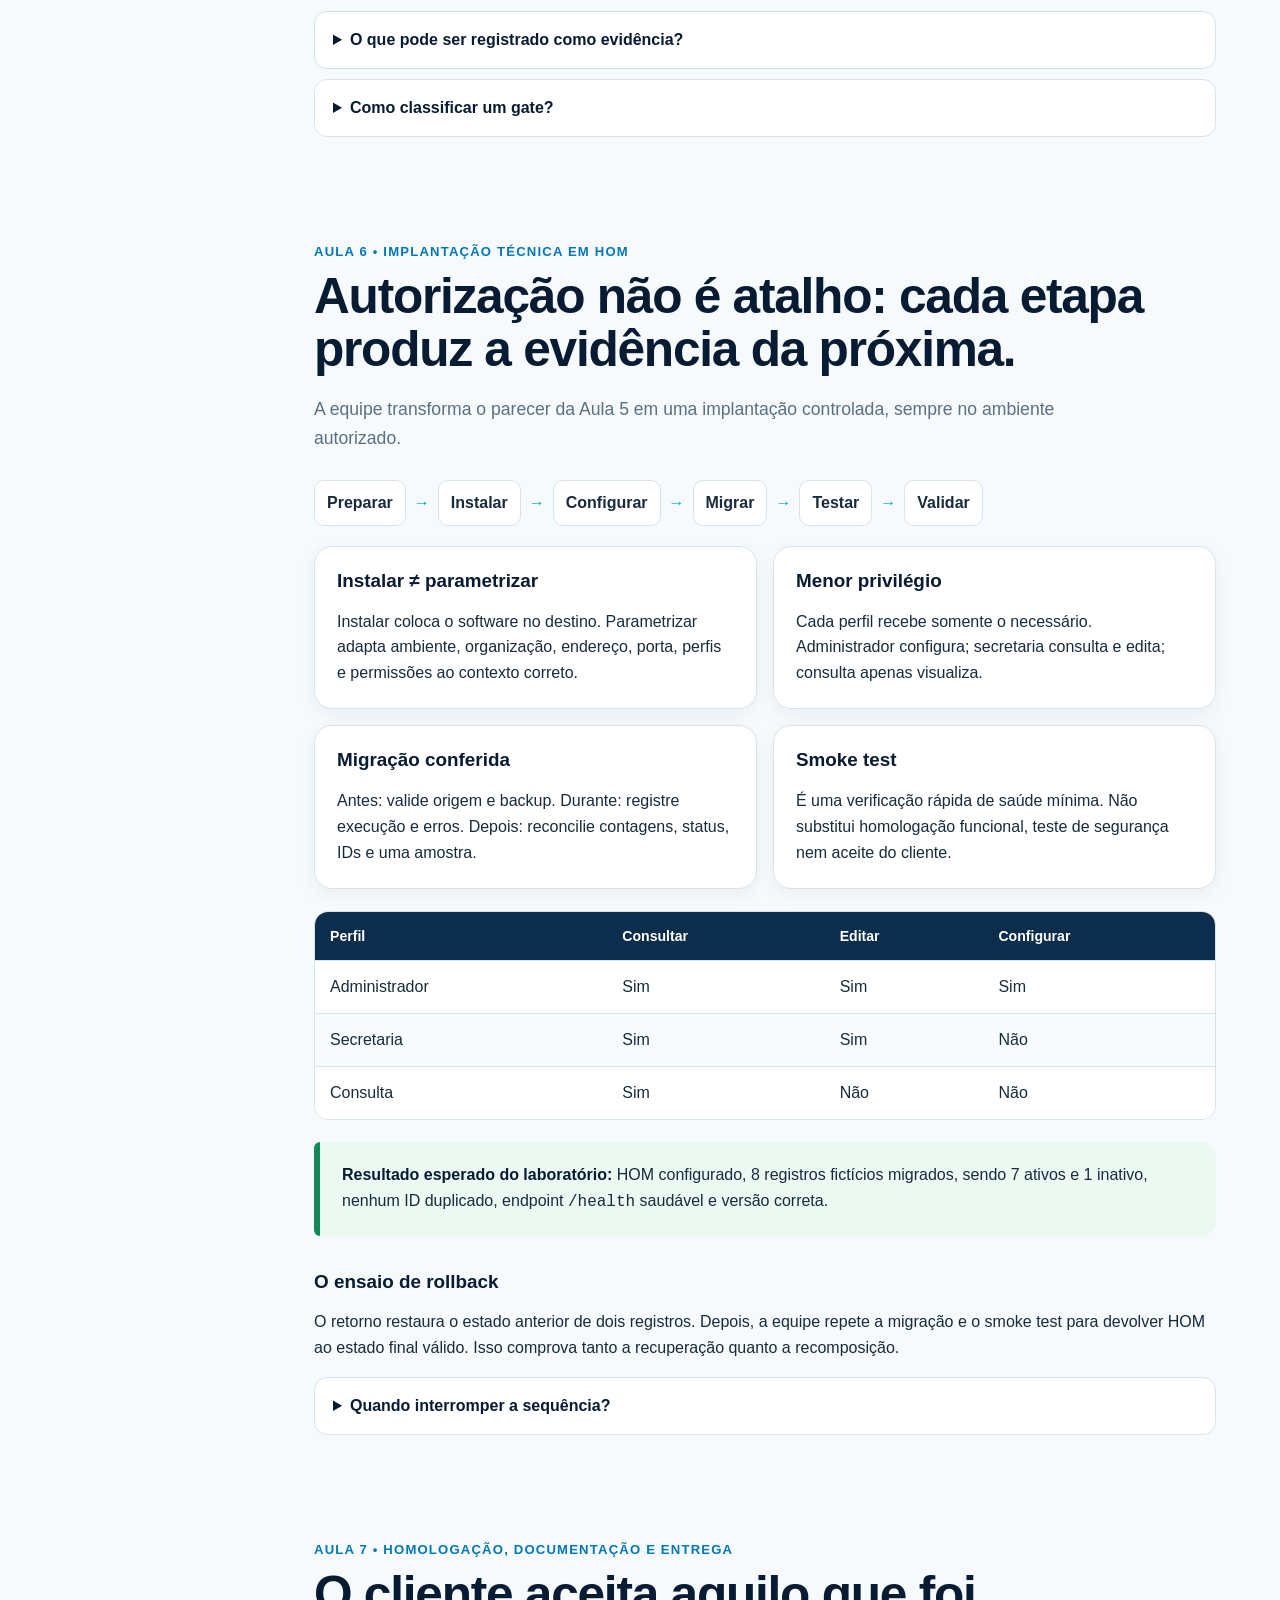
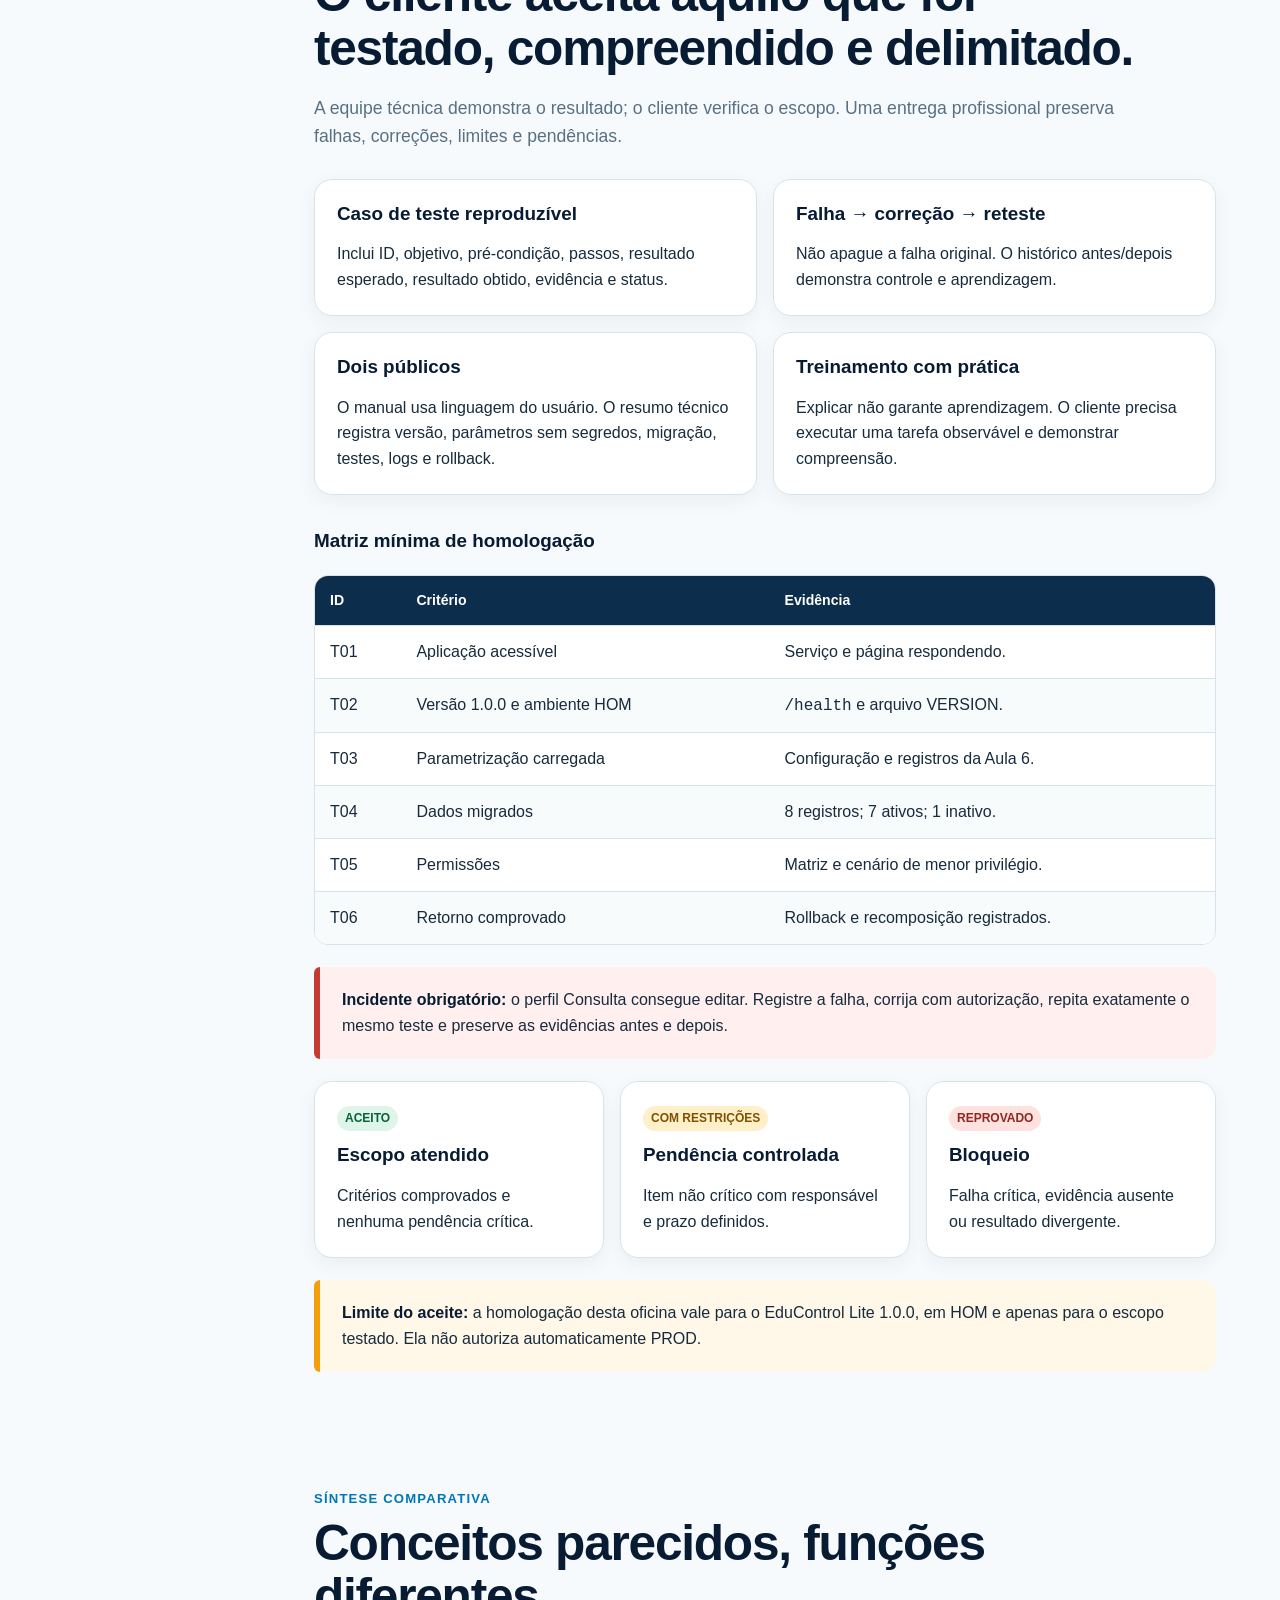
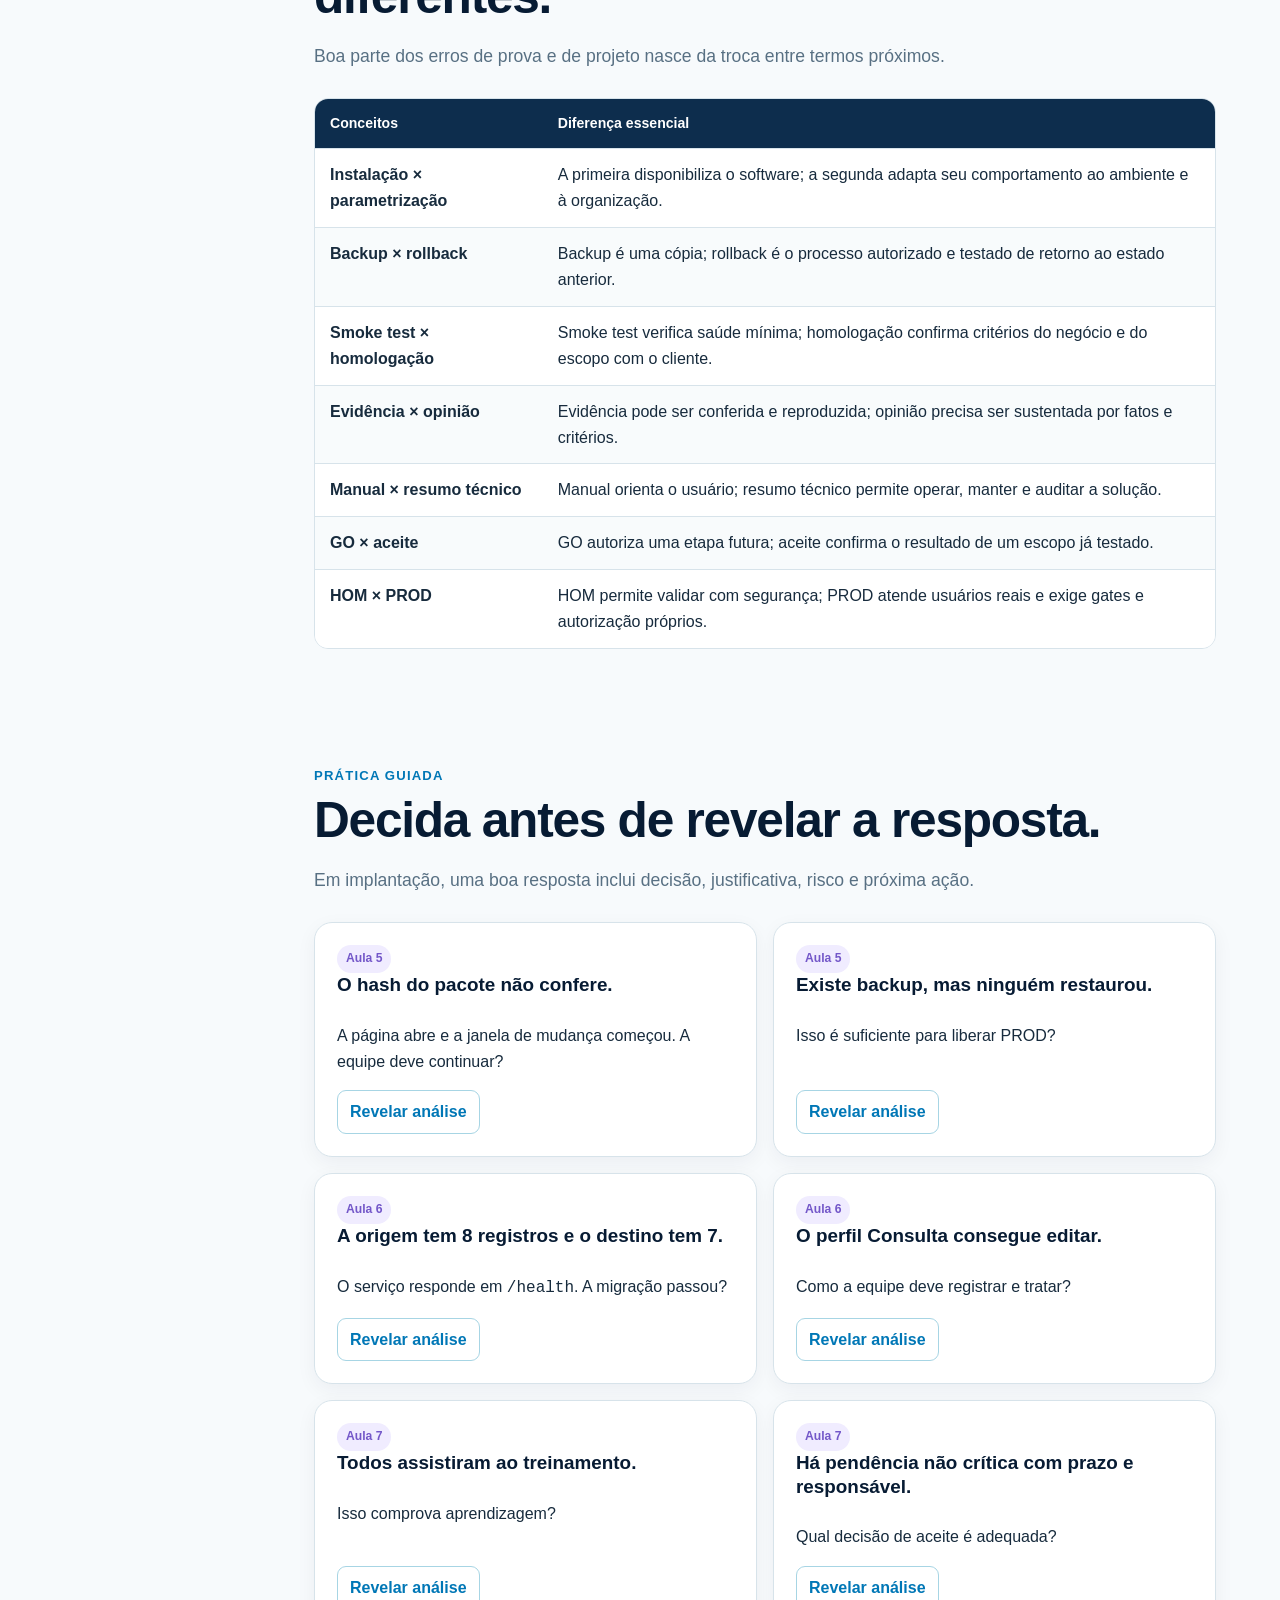
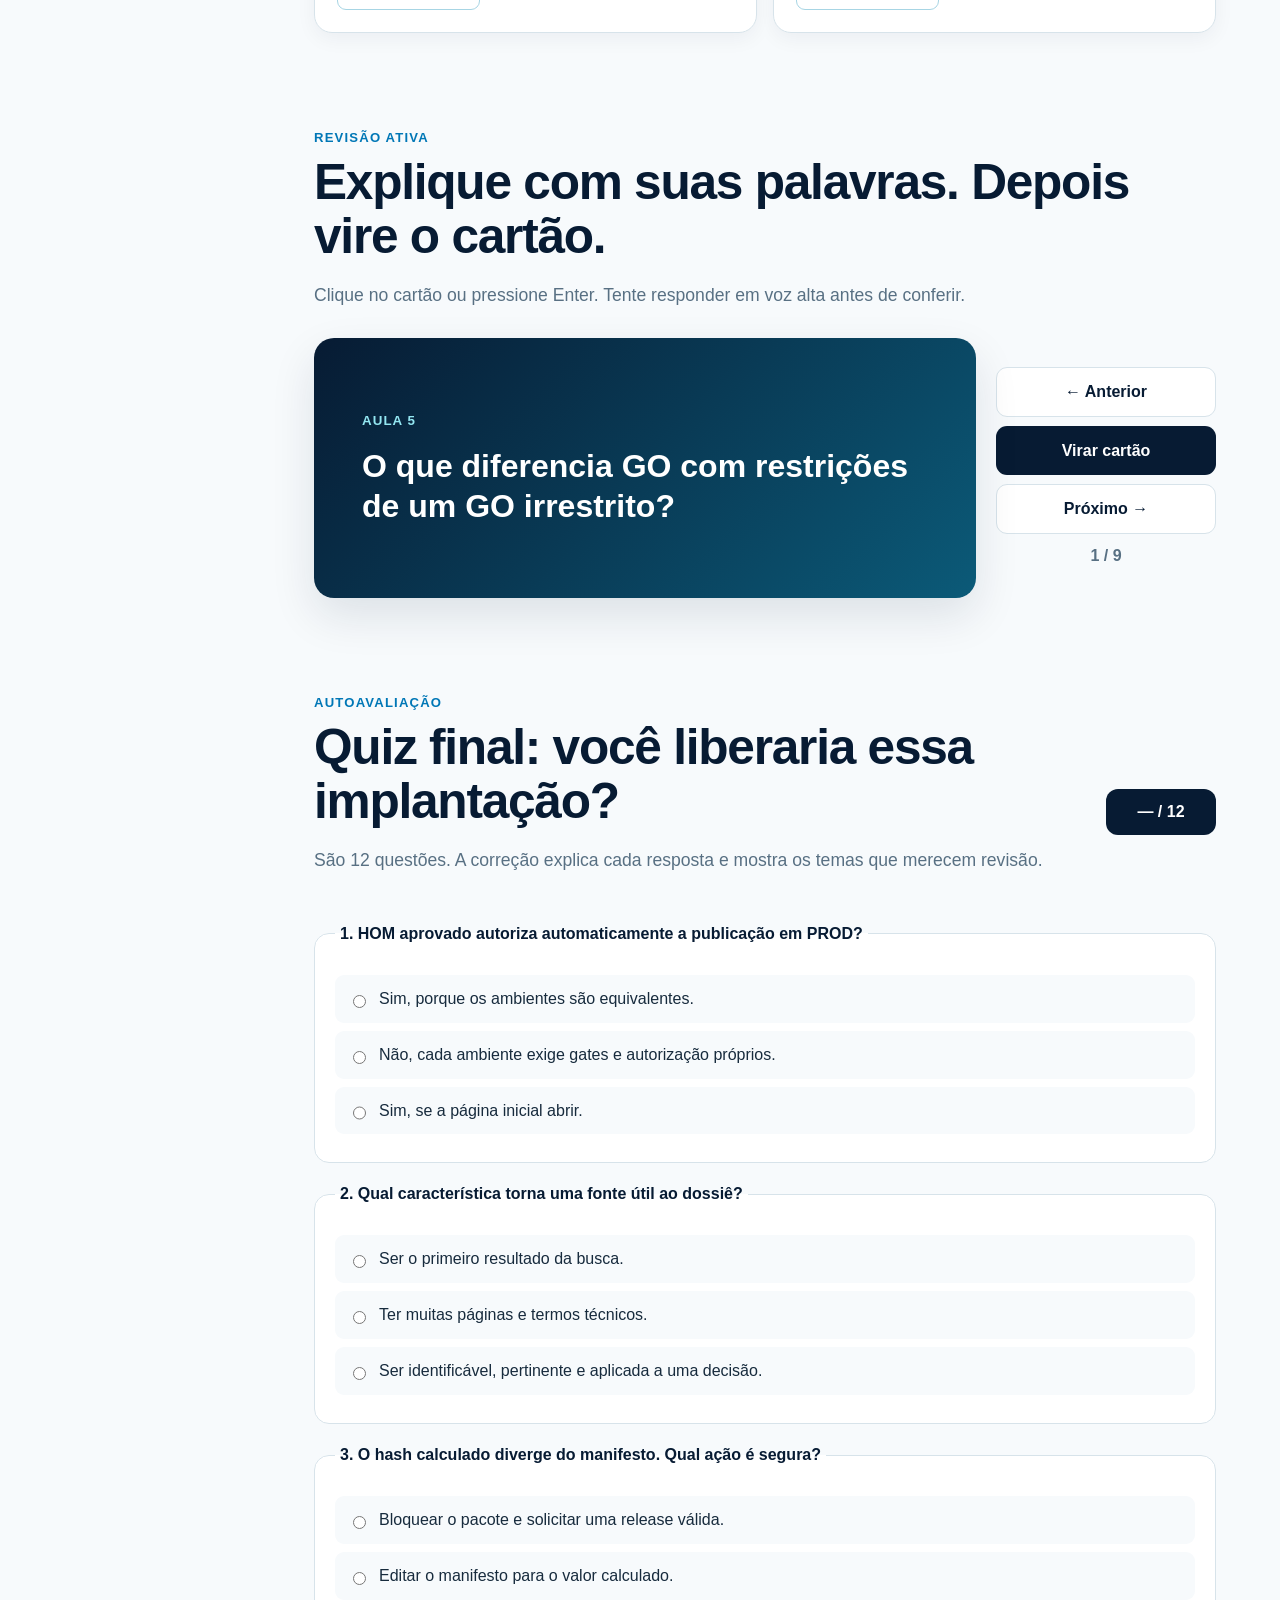
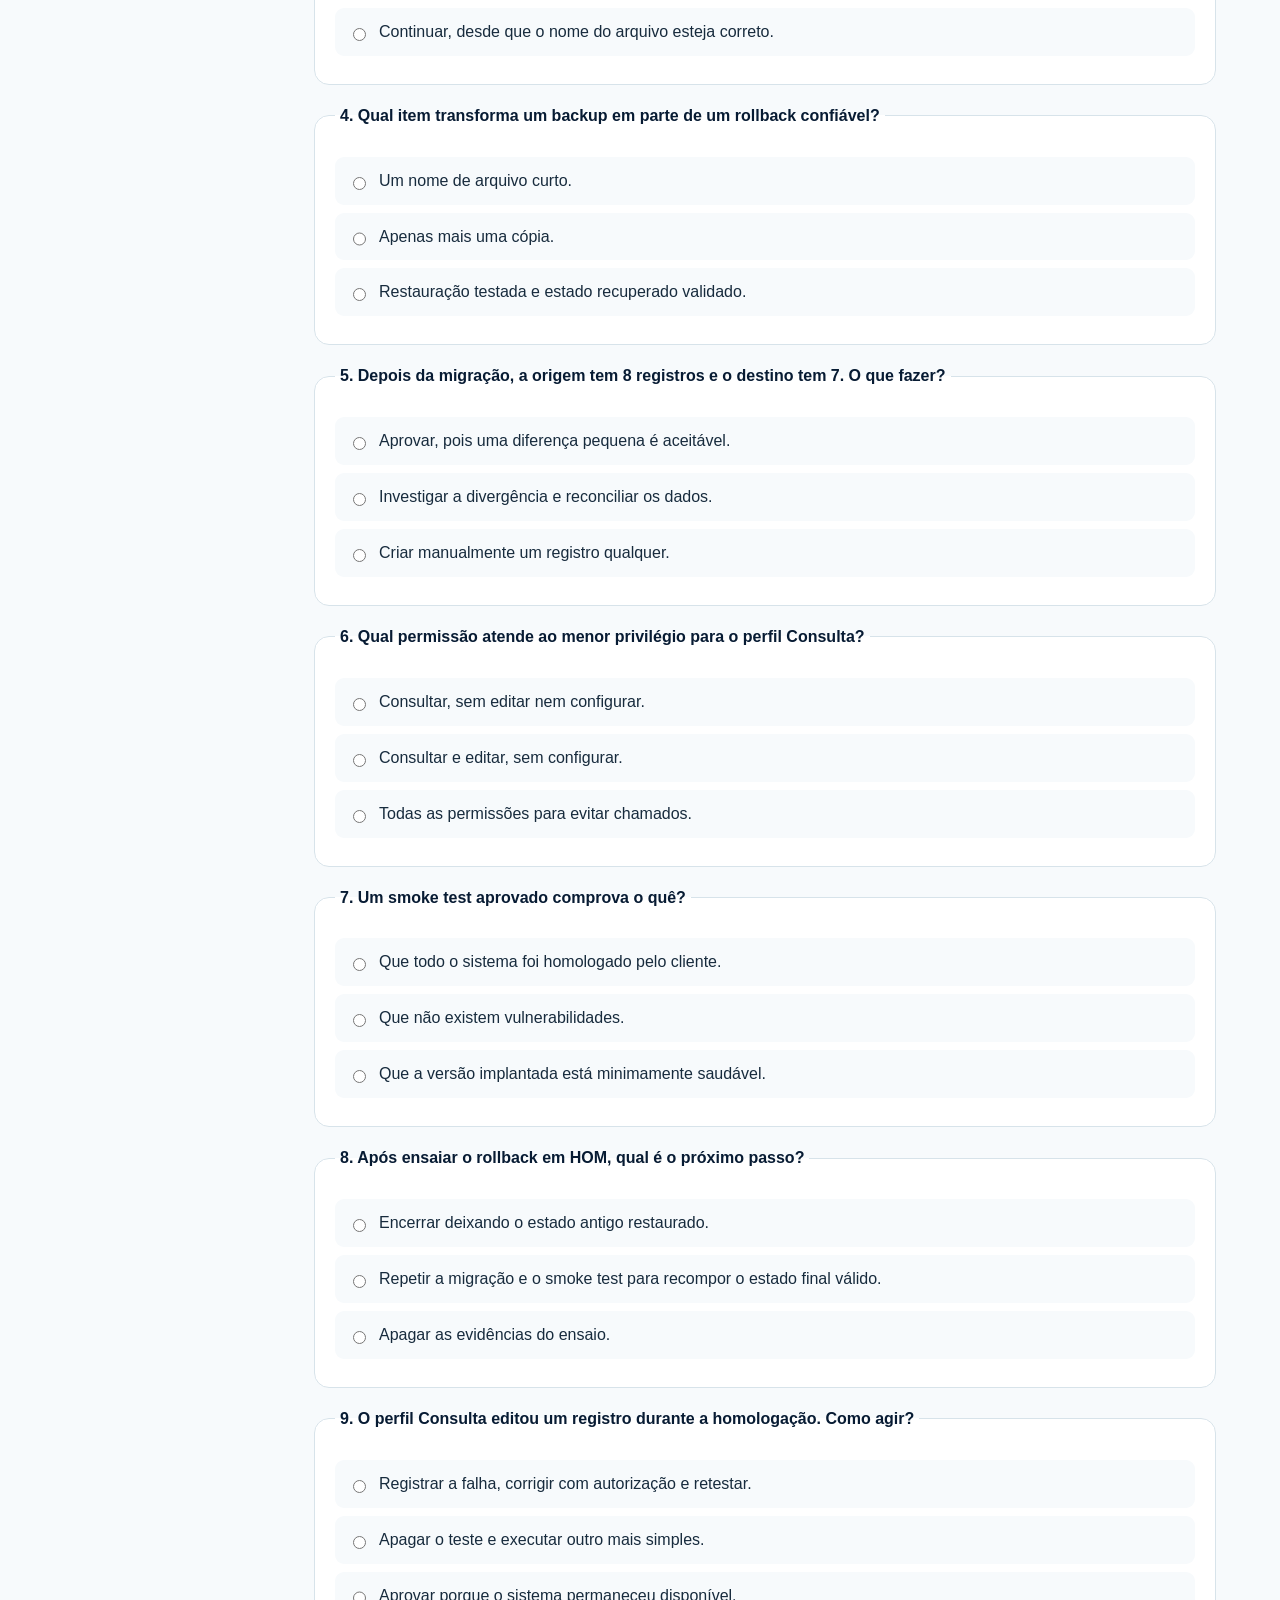
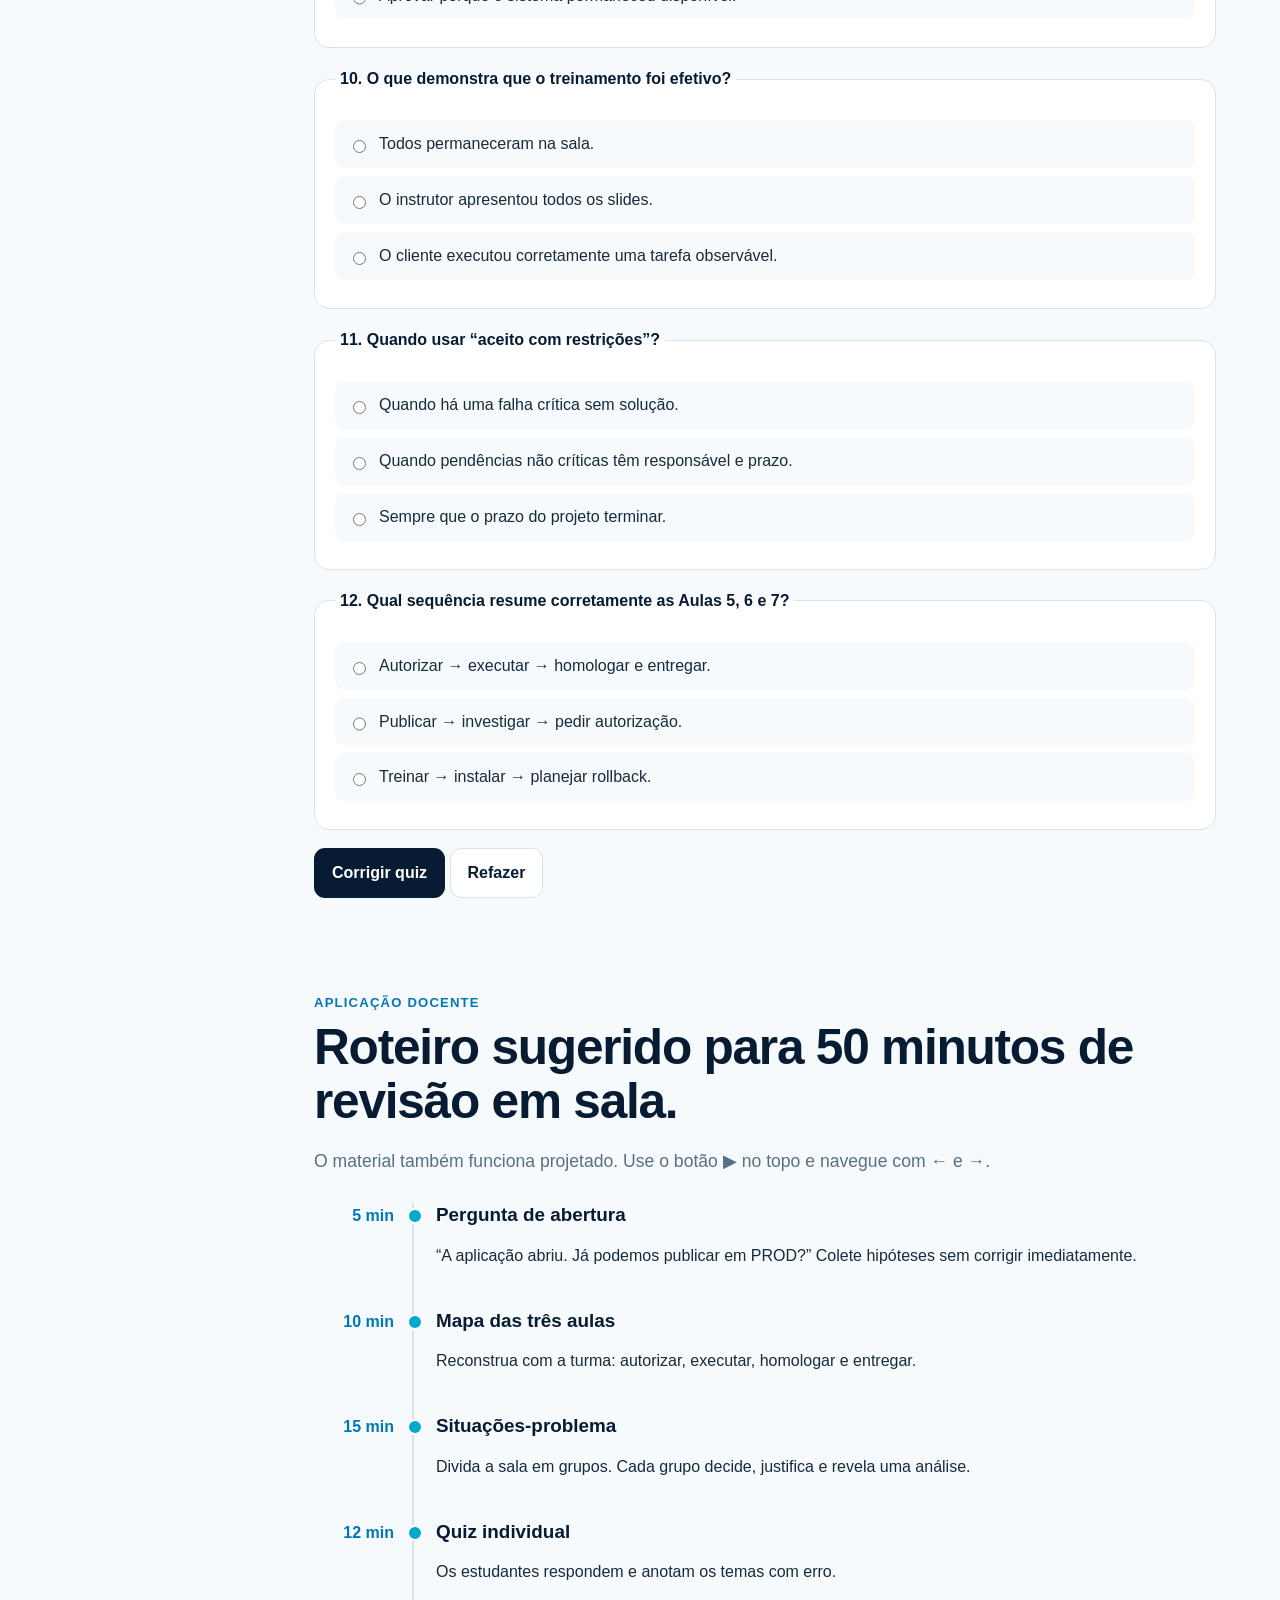
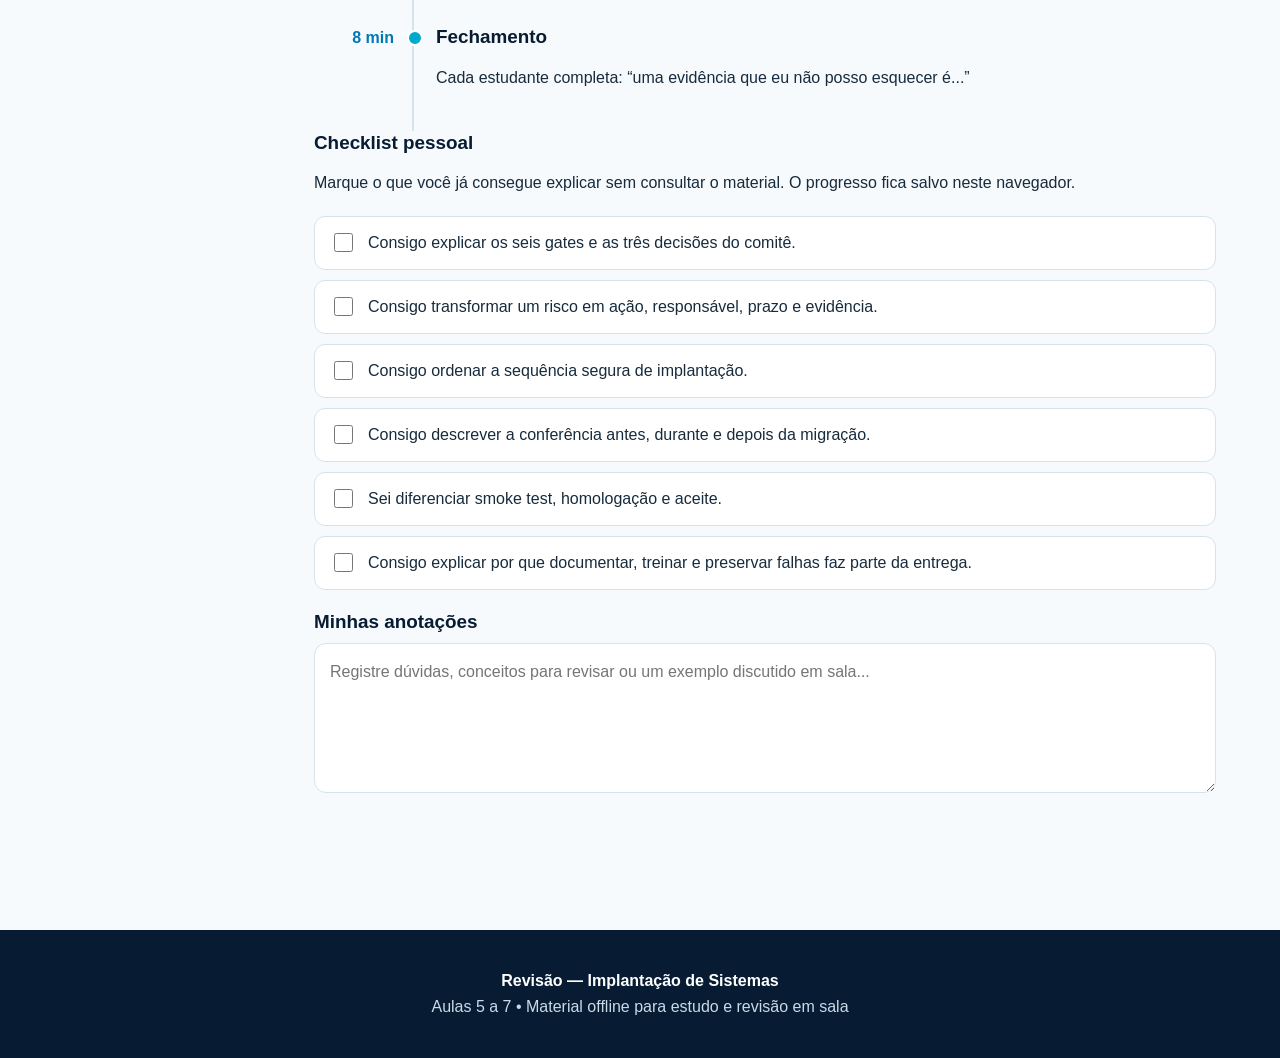
<file: implantação/Aula_Revisao_Prova_5_a_7.html>
<!doctype html>
<html lang="pt-BR">
<head>
  <meta charset="utf-8">
  <meta name="viewport" content="width=device-width, initial-scale=1">
  <meta name="description" content="Revisão interativa das aulas 5, 6 e 7 de Implantação de Sistemas.">
  <title>Revisão • Aulas 5 a 7 — Implantação de Sistemas</title>
  <style>
    :root {
      --navy: #071b33;
      --navy-2: #0d2d4d;
      --blue: #0077b6;
      --cyan: #00a8cc;
      --ice: #eaf7fb;
      --paper: #f7fafc;
      --white: #ffffff;
      --ink: #172b3d;
      --muted: #587083;
      --line: #d7e3ea;
      --orange: #f59e0b;
      --green: #138a55;
      --red: #c33b32;
      --purple: #7357c9;
      --shadow: 0 18px 45px rgba(7, 27, 51, .11);
      --radius: 18px;
      --base-size: 16px;
    }

    * { box-sizing: border-box; }
    html { scroll-behavior: smooth; scroll-padding-top: 76px; }
    body {
      margin: 0;
      color: var(--ink);
      background: var(--paper);
      font: var(--base-size)/1.62 Arial, Helvetica, sans-serif;
    }
    button, input, textarea { font: inherit; }
    button { cursor: pointer; }
    a { color: var(--blue); }
    code { font-family: Consolas, "Courier New", monospace; }
    :focus-visible { outline: 3px solid var(--orange); outline-offset: 3px; }

    .skip-link {
      position: fixed;
      top: -60px;
      left: 16px;
      z-index: 100;
      padding: 10px 16px;
      color: var(--white);
      background: var(--navy);
      border-radius: 0 0 8px 8px;
    }
    .skip-link:focus { top: 0; }

    .topbar {
      position: sticky;
      top: 0;
      z-index: 30;
      display: flex;
      align-items: center;
      justify-content: space-between;
      min-height: 62px;
      padding: 8px clamp(16px, 4vw, 54px);
      color: var(--white);
      background: rgba(7, 27, 51, .97);
      border-bottom: 1px solid rgba(255, 255, 255, .12);
      backdrop-filter: blur(12px);
    }
    .brand { display: flex; align-items: center; gap: 12px; font-weight: 800; }
    .brand-mark {
      display: grid;
      place-items: center;
      width: 36px;
      height: 36px;
      color: var(--navy);
      background: var(--cyan);
      border-radius: 11px;
      font-weight: 900;
    }
    .tools { display: flex; gap: 7px; }
    .tool-btn {
      min-width: 42px;
      padding: 8px 11px;
      color: var(--white);
      background: transparent;
      border: 1px solid rgba(255,255,255,.25);
      border-radius: 10px;
    }
    .tool-btn:hover { background: rgba(255,255,255,.1); }

    .reading-progress {
      position: fixed;
      top: 61px;
      left: 0;
      z-index: 35;
      width: 0;
      height: 4px;
      background: linear-gradient(90deg, var(--orange), var(--cyan));
    }

    .hero {
      position: relative;
      overflow: hidden;
      min-height: 72vh;
      display: grid;
      align-items: center;
      color: var(--white);
      background:
        radial-gradient(circle at 85% 18%, rgba(0,168,204,.35), transparent 24%),
        radial-gradient(circle at 8% 90%, rgba(245,158,11,.20), transparent 22%),
        linear-gradient(135deg, #06162b, #0b3457 62%, #075f7c);
      padding: clamp(52px, 8vw, 110px) clamp(20px, 8vw, 110px);
    }
    .hero::after {
      content: "";
      position: absolute;
      inset: 0;
      opacity: .16;
      background-image: linear-gradient(rgba(255,255,255,.16) 1px, transparent 1px), linear-gradient(90deg, rgba(255,255,255,.16) 1px, transparent 1px);
      background-size: 46px 46px;
      mask-image: linear-gradient(to bottom, black, transparent);
      pointer-events: none;
    }
    .hero-content { position: relative; z-index: 2; max-width: 1040px; }
    .eyebrow {
      display: inline-flex;
      align-items: center;
      gap: 8px;
      margin-bottom: 18px;
      padding: 6px 12px;
      color: #bfefff;
      border: 1px solid rgba(191,239,255,.4);
      border-radius: 999px;
      font-size: .85rem;
      font-weight: 800;
      letter-spacing: .07em;
      text-transform: uppercase;
    }
    .hero h1 {
      max-width: 900px;
      margin: 0 0 18px;
      font-size: clamp(2.55rem, 7vw, 5.5rem);
      line-height: .98;
      letter-spacing: -.045em;
    }
    .hero h1 span { color: #77def1; }
    .hero p { max-width: 760px; margin: 0 0 28px; color: #d9e9f4; font-size: clamp(1.05rem, 2vw, 1.35rem); }
    .hero-actions { display: flex; flex-wrap: wrap; gap: 10px; }

    .btn {
      display: inline-flex;
      align-items: center;
      justify-content: center;
      gap: 8px;
      padding: 11px 17px;
      border: 1px solid transparent;
      border-radius: 11px;
      font-weight: 800;
      text-decoration: none;
      transition: transform .18s ease, box-shadow .18s ease;
    }
    .btn:hover { transform: translateY(-2px); }
    .btn-primary { color: var(--navy); background: #7fe7f4; box-shadow: 0 9px 24px rgba(0,168,204,.24); }
    .btn-secondary { color: var(--white); background: rgba(255,255,255,.08); border-color: rgba(255,255,255,.3); }
    .btn-dark { color: var(--white); background: var(--navy); }
    .btn-outline { color: var(--navy); background: var(--white); border-color: var(--line); }

    .layout { display: grid; grid-template-columns: 250px minmax(0, 1fr); max-width: 1440px; margin: 0 auto; }
    .side-nav {
      position: sticky;
      top: 66px;
      align-self: start;
      height: calc(100vh - 66px);
      padding: 28px 18px;
      overflow: auto;
      background: var(--white);
      border-right: 1px solid var(--line);
    }
    .side-nav p { margin: 0 10px 10px; color: var(--muted); font-size: .76rem; font-weight: 800; letter-spacing: .08em; text-transform: uppercase; }
    .side-nav a {
      display: flex;
      align-items: center;
      gap: 10px;
      margin: 3px 0;
      padding: 9px 11px;
      color: var(--muted);
      border-radius: 9px;
      font-size: .92rem;
      font-weight: 700;
      text-decoration: none;
    }
    .side-nav a:hover, .side-nav a.active { color: var(--navy); background: var(--ice); }
    .nav-dot { width: 8px; height: 8px; flex: 0 0 auto; background: var(--line); border-radius: 50%; }
    .side-nav a.active .nav-dot { background: var(--cyan); box-shadow: 0 0 0 4px rgba(0,168,204,.15); }

    main { min-width: 0; padding: 0 clamp(18px, 5vw, 72px) 80px; }
    .content-section { max-width: 1040px; margin: 0 auto; padding: 76px 0 18px; }
    .section-kicker { margin: 0 0 8px; color: var(--blue); font-size: .82rem; font-weight: 900; letter-spacing: .09em; text-transform: uppercase; }
    h2 { max-width: 850px; margin: 0 0 18px; color: var(--navy); font-size: clamp(2rem, 4vw, 3.1rem); line-height: 1.08; letter-spacing: -.025em; }
    h3 { margin: 0 0 10px; color: var(--navy); font-size: 1.18rem; line-height: 1.25; }
    .lead { max-width: 800px; margin: 0 0 28px; color: var(--muted); font-size: 1.1rem; }

    .overview-grid, .cards, .compare-grid, .scenario-grid { display: grid; gap: 16px; }
    .overview-grid { grid-template-columns: repeat(3, 1fr); }
    .cards { grid-template-columns: repeat(2, 1fr); }
    .compare-grid { grid-template-columns: repeat(3, 1fr); }
    .scenario-grid { grid-template-columns: repeat(2, 1fr); }
    .card {
      position: relative;
      padding: 22px;
      background: var(--white);
      border: 1px solid var(--line);
      border-radius: var(--radius);
      box-shadow: 0 6px 20px rgba(7,27,51,.05);
    }
    .card p:last-child, .card ul:last-child { margin-bottom: 0; }
    .card-num {
      display: inline-grid;
      place-items: center;
      min-width: 38px;
      height: 38px;
      margin-bottom: 20px;
      color: var(--white);
      background: var(--navy);
      border-radius: 11px;
      font-weight: 900;
    }
    .lesson-card { overflow: hidden; padding-top: 76px; }
    .lesson-card::before { content: ""; position: absolute; inset: 0 0 auto; height: 9px; background: var(--lesson); }
    .lesson-card .card-num { position: absolute; top: 22px; left: 22px; background: var(--lesson); }
    .lesson-card small { color: var(--muted); font-weight: 700; }

    .flow {
      display: grid;
      grid-template-columns: repeat(3, 1fr);
      align-items: stretch;
      gap: 0;
      margin: 34px 0;
    }
    .flow-step { position: relative; padding: 24px; color: var(--white); background: var(--navy); }
    .flow-step:first-child { border-radius: 16px 0 0 16px; }
    .flow-step:last-child { border-radius: 0 16px 16px 0; }
    .flow-step + .flow-step { border-left: 1px solid rgba(255,255,255,.2); }
    .flow-step b { display: block; margin-bottom: 5px; color: #82e6f1; font-size: 1.08rem; }
    .flow-step span { color: #d4e4ee; font-size: .92rem; }

    .callout { margin: 22px 0; padding: 20px 22px; background: var(--ice); border-left: 6px solid var(--cyan); border-radius: 6px 14px 14px 6px; }
    .callout.warning { background: #fff7e7; border-left-color: var(--orange); }
    .callout.danger { background: #fff0ef; border-left-color: var(--red); }
    .callout.success { background: #ecf9f2; border-left-color: var(--green); }
    .callout strong { color: var(--navy); }

    .chips { display: flex; flex-wrap: wrap; gap: 8px; margin: 14px 0; }
    .chip { padding: 5px 10px; color: var(--navy); background: var(--ice); border: 1px solid #c6e6ef; border-radius: 999px; font-size: .84rem; font-weight: 800; }
    .mini-list { padding-left: 20px; }
    .mini-list li { margin: 7px 0; }

    .table-wrap { overflow-x: auto; margin: 22px 0; border: 1px solid var(--line); border-radius: 14px; }
    table { width: 100%; border-collapse: collapse; background: var(--white); }
    th, td { padding: 13px 15px; text-align: left; vertical-align: top; border-bottom: 1px solid var(--line); }
    th { color: var(--white); background: var(--navy-2); font-size: .88rem; }
    tr:last-child td { border-bottom: 0; }
    tbody tr:nth-child(even) { background: #f8fbfc; }
    .status { display: inline-block; padding: 3px 8px; border-radius: 999px; font-size: .75rem; font-weight: 900; white-space: nowrap; }
    .status.ok { color: #09613c; background: #dff5e9; }
    .status.warn { color: #805000; background: #fff0c9; }
    .status.stop { color: #8d2822; background: #ffe1de; }

    .sequence { display: flex; flex-wrap: wrap; align-items: center; gap: 8px; margin: 20px 0; }
    .sequence span { padding: 9px 12px; background: var(--white); border: 1px solid var(--line); border-radius: 10px; font-weight: 800; }
    .sequence b { color: var(--cyan); }

    details {
      margin: 10px 0;
      background: var(--white);
      border: 1px solid var(--line);
      border-radius: 13px;
    }
    summary { padding: 15px 18px; color: var(--navy); font-weight: 800; cursor: pointer; }
    details > div { padding: 0 18px 18px; }

    .scenario { display: flex; flex-direction: column; }
    .scenario-tag { align-self: flex-start; padding: 4px 9px; color: var(--purple); background: #f0ecff; border-radius: 999px; font-size: .76rem; font-weight: 900; }
    .scenario .reveal { display: none; margin-top: 14px; padding: 14px; background: var(--ice); border-radius: 11px; }
    .scenario.revealed .reveal { display: block; }
    .scenario button { align-self: flex-start; margin-top: auto; padding: 8px 12px; color: var(--blue); background: transparent; border: 1px solid #a7d5e4; border-radius: 9px; font-weight: 800; }

    .flashcard-area { display: grid; grid-template-columns: 1fr 220px; gap: 20px; align-items: stretch; }
    .flashcard {
      display: block;
      width: 100%;
      min-height: 260px;
      padding: 0;
      color: var(--white);
      background: transparent;
      border: 0;
      perspective: 1000px;
      text-align: left;
    }
    .flash-inner { display: block; position: relative; width: 100%; height: 100%; min-height: 260px; transition: transform .5s; transform-style: preserve-3d; }
    .flashcard.flipped .flash-inner { transform: rotateY(180deg); }
    .flash-face {
      position: absolute;
      inset: 0;
      display: flex;
      flex-direction: column;
      justify-content: center;
      padding: clamp(24px, 5vw, 48px);
      border-radius: 20px;
      backface-visibility: hidden;
      box-shadow: var(--shadow);
    }
    .flash-front { background: linear-gradient(135deg, var(--navy), #0b5a78); }
    .flash-back { color: var(--ink); background: var(--white); border: 2px solid var(--cyan); transform: rotateY(180deg); }
    .flash-face small { margin-bottom: 14px; color: #93e6f1; font-weight: 900; letter-spacing: .08em; text-transform: uppercase; }
    .flash-back small { color: var(--blue); }
    .flash-face strong { font-size: clamp(1.25rem, 3vw, 2rem); line-height: 1.25; }
    .flash-controls { display: flex; flex-direction: column; justify-content: center; gap: 9px; }
    .flash-count { color: var(--muted); text-align: center; font-weight: 800; }

    .checklist { display: grid; gap: 10px; margin: 20px 0; }
    .check-item { display: flex; align-items: flex-start; gap: 12px; padding: 13px 15px; background: var(--white); border: 1px solid var(--line); border-radius: 11px; }
    .check-item input { width: 19px; height: 19px; margin-top: 3px; accent-color: var(--green); }
    .check-item:has(input:checked) { color: var(--muted); background: #f0f8f4; }
    .check-item:has(input:checked) span { text-decoration: line-through; }

    .quiz-head { display: flex; align-items: center; justify-content: space-between; gap: 16px; margin-bottom: 18px; }
    .quiz-score { min-width: 110px; padding: 10px 14px; color: var(--white); background: var(--navy); border-radius: 12px; text-align: center; font-weight: 900; }
    .question { margin: 18px 0; padding: 20px; background: var(--white); border: 1px solid var(--line); border-radius: 15px; }
    .question.correct { border-color: var(--green); box-shadow: inset 5px 0 var(--green); }
    .question.incorrect { border-color: var(--red); box-shadow: inset 5px 0 var(--red); }
    .question legend { max-width: 100%; padding: 0 5px; color: var(--navy); font-weight: 900; }
    .option { display: flex; gap: 10px; margin: 8px 0; padding: 10px 12px; background: #f7fafc; border: 1px solid transparent; border-radius: 9px; cursor: pointer; }
    .option:hover { border-color: #afd7e4; }
    .option input { margin-top: 5px; accent-color: var(--blue); }
    .feedback { display: none; margin-top: 10px; padding: 10px 12px; border-radius: 9px; font-size: .92rem; }
    .question.correct .feedback, .question.incorrect .feedback { display: block; }
    .question.correct .feedback { color: #0b6540; background: #e7f7ef; }
    .question.incorrect .feedback { color: #8c2b25; background: #ffebe9; }
    .quiz-result { display: none; margin: 20px 0; padding: 22px; border-radius: 14px; }
    .quiz-result.visible { display: block; }

    .class-plan { display: grid; grid-template-columns: 80px 1fr; gap: 0 18px; }
    .class-plan .time { color: var(--blue); font-weight: 900; text-align: right; }
    .class-plan .activity { position: relative; padding: 0 0 24px 22px; border-left: 2px solid var(--line); }
    .class-plan .activity::before { content: ""; position: absolute; top: 5px; left: -7px; width: 12px; height: 12px; background: var(--cyan); border: 2px solid var(--white); border-radius: 50%; }

    .notes { width: 100%; min-height: 150px; padding: 15px; color: var(--ink); background: var(--white); border: 1px solid var(--line); border-radius: 12px; resize: vertical; }
    .save-state { min-height: 24px; margin-top: 7px; color: var(--green); font-size: .84rem; }

    footer { padding: 38px 22px; color: #c9dbe7; background: var(--navy); text-align: center; }
    footer strong { color: var(--white); }

    .presentation-panel {
      position: fixed;
      right: 18px;
      bottom: 18px;
      z-index: 50;
      display: none;
      align-items: center;
      gap: 6px;
      padding: 7px;
      background: var(--navy);
      border-radius: 12px;
      box-shadow: var(--shadow);
    }
    .presentation-panel button { padding: 7px 11px; color: var(--white); background: rgba(255,255,255,.1); border: 0; border-radius: 8px; }
    .presentation-panel span { padding: 0 7px; color: var(--white); font-weight: 800; }

    body.dark {
      --paper: #081828;
      --white: #10263a;
      --ink: #e8f1f6;
      --muted: #a7bdcb;
      --line: #284158;
      --ice: #15364b;
      --navy: #061525;
      --navy-2: #0b4164;
    }
    body.dark .option, body.dark tbody tr:nth-child(even), body.dark .check-item:has(input:checked) { background: #0c2134; }
    body.dark .status.ok { color: #aef0cf; background: #174d38; }
    body.dark .status.warn { color: #ffe0a0; background: #624710; }
    body.dark .status.stop { color: #ffc0bb; background: #622d2a; }
    body.dark .flash-front { background: linear-gradient(135deg, #0e3453, #08708a); }

    body.presentation { overflow: hidden; background: var(--white); }
    body.presentation .topbar, body.presentation .hero, body.presentation .side-nav, body.presentation footer, body.presentation .reading-progress { display: none; }
    body.presentation .layout { display: block; max-width: none; }
    body.presentation main { padding: 0; }
    body.presentation .content-section { display: none; width: 100vw; height: 100vh; max-width: none; margin: 0; padding: 6vh 7vw 11vh; overflow: auto; }
    body.presentation .content-section.present-active { display: block; }
    body.presentation .presentation-panel { display: flex; }
    body.presentation h2 { font-size: clamp(2.3rem, 5vw, 4.4rem); }
    body.presentation .lead { font-size: clamp(1.1rem, 2vw, 1.6rem); }

    @media (max-width: 980px) {
      .layout { grid-template-columns: 1fr; }
      .side-nav { display: none; }
      .overview-grid, .compare-grid { grid-template-columns: 1fr; }
      .lesson-card { min-height: 220px; }
    }
    @media (max-width: 720px) {
      .brand > span:last-child { display: none; }
      .topbar { padding-inline: 12px; }
      .hero { min-height: 78vh; }
      .cards, .scenario-grid { grid-template-columns: 1fr; }
      .flow { grid-template-columns: 1fr; gap: 1px; }
      .flow-step:first-child { border-radius: 14px 14px 0 0; }
      .flow-step:last-child { border-radius: 0 0 14px 14px; }
      .flow-step + .flow-step { border-left: 0; border-top: 1px solid rgba(255,255,255,.2); }
      .flashcard-area { grid-template-columns: 1fr; }
      .flash-controls { flex-direction: row; flex-wrap: wrap; }
      .flash-count { width: 100%; }
      .quiz-head { align-items: flex-start; flex-direction: column; }
      .class-plan { grid-template-columns: 58px 1fr; gap: 0 12px; }
      .content-section { padding-top: 58px; }
    }
    @media print {
      :root { --paper: #fff; --white: #fff; --ink: #111; --muted: #444; --line: #bbb; }
      .topbar, .side-nav, .hero-actions, .reading-progress, .presentation-panel, .scenario button, .flash-controls, .quiz-actions, footer { display: none !important; }
      .hero { min-height: auto; padding: 30px; color: #111; background: #fff; border-bottom: 4px solid #111; }
      .hero h1 span, .hero p { color: #111; }
      .layout { display: block; }
      main { padding: 0 20px; }
      .content-section { break-before: page; padding-top: 25px; }
      .card, .question, details { break-inside: avoid; box-shadow: none; }
      details > div { display: block; }
      .scenario .reveal { display: block; }
      .flashcard-area { display: none; }
    }
  </style>
</head>
<body>
  <a class="skip-link" href="#conteudo">Ir para o conteúdo</a>
  <header class="topbar">
    <div class="brand"><span class="brand-mark">IS</span><span>Implantação de Sistemas</span></div>
    <div class="tools" aria-label="Ferramentas de visualização">
      <button class="tool-btn" id="fontButton" type="button" title="Aumentar texto" aria-label="Aumentar tamanho do texto">A+</button>
      <button class="tool-btn" id="themeButton" type="button" title="Alternar tema" aria-label="Alternar tema claro e escuro">◐</button>
      <button class="tool-btn" id="presentButton" type="button" title="Modo apresentação" aria-label="Iniciar modo apresentação">▶</button>
    </div>
  </header>
  <div class="reading-progress" id="readingProgress" aria-hidden="true"></div>

  <section class="hero" aria-labelledby="titulo-principal">
    <div class="hero-content">
      <span class="eyebrow">Revisão interativa • Aulas 5, 6 e 7</span>
      <h1 id="titulo-principal">Da decisão segura à <span>entrega comprovada.</span></h1>
      <p>Material de estudo para estudantes do curso Técnico em Desenvolvimento de Sistemas. Revise conceitos, enfrente situações reais e teste o que aprendeu.</p>
      <div class="hero-actions">
        <a class="btn btn-primary" href="#mapa">Começar revisão ↓</a>
        <a class="btn btn-secondary" href="#quiz">Ir para o quiz</a>
      </div>
    </div>
  </section>

  <div class="layout">
    <nav class="side-nav" aria-label="Navegação da revisão">
      <p>Roteiro</p>
      <a href="#mapa"><span class="nav-dot"></span>Visão geral</a>
      <a href="#aula5"><span class="nav-dot"></span>Aula 5 • Prontidão</a>
      <a href="#aula6"><span class="nav-dot"></span>Aula 6 • Implantação</a>
      <a href="#aula7"><span class="nav-dot"></span>Aula 7 • Homologação</a>
      <a href="#comparativo"><span class="nav-dot"></span>Não confunda</a>
      <a href="#casos"><span class="nav-dot"></span>Situações-problema</a>
      <a href="#flashcards"><span class="nav-dot"></span>Flashcards</a>
      <a href="#quiz"><span class="nav-dot"></span>Quiz final</a>
      <a href="#sala"><span class="nav-dot"></span>Revisão em sala</a>
    </nav>

    <main id="conteudo">
      <section class="content-section" id="mapa" data-title="Visão geral">
        <p class="section-kicker">Visão geral</p>
        <h2>Uma implantação é uma cadeia de decisões e evidências.</h2>
        <p class="lead">As três aulas acompanham o mesmo caso: o EduControl Lite 1.0.0. Cada etapa só avança quando a anterior deixa evidências suficientes.</p>

        <div class="overview-grid">
          <article class="card lesson-card" style="--lesson:#7357c9">
            <span class="card-num">05</span>
            <h3>Decidir se está pronto</h3>
            <p>Pesquisar, verificar gates, analisar riscos e emitir um parecer para cada ambiente.</p>
            <small>Saída: GO com restrições para HOM; NO-GO para PROD.</small>
          </article>
          <article class="card lesson-card" style="--lesson:#0077b6">
            <span class="card-num">06</span>
            <h3>Executar com controle</h3>
            <p>Instalar, parametrizar, migrar, testar e ensaiar o retorno no ambiente autorizado.</p>
            <small>Saída: HOM válido e evidências técnicas reproduzíveis.</small>
          </article>
          <article class="card lesson-card" style="--lesson:#138a55">
            <span class="card-num">07</span>
            <h3>Comprovar e entregar</h3>
            <p>Homologar, corrigir falhas, documentar, treinar e obter aceite do cliente.</p>
            <small>Saída: escopo validado, documentado e ensinável.</small>
          </article>
        </div>

        <div class="flow" aria-label="Fluxo das aulas">
          <div class="flow-step"><b>1. Autorizar</b><span>Aula 5: há condição segura para avançar?</span></div>
          <div class="flow-step"><b>2. Executar</b><span>Aula 6: a implantação foi controlada?</span></div>
          <div class="flow-step"><b>3. Aceitar</b><span>Aula 7: o resultado atende ao escopo?</span></div>
        </div>

        <div class="callout">
          <strong>Ideia central:</strong> “funcionou na minha máquina” não é evidência suficiente. É preciso registrar versão, ambiente, horário, responsável, resultado e critério usado para decidir.
        </div>
      </section>

      <section class="content-section" id="aula5" data-title="Aula 5 — Prontidão">
        <p class="section-kicker">Aula 5 • Comitê de prontidão</p>
        <h2>Antes de instalar, a equipe precisa saber quando avançar — e quando parar.</h2>
        <p class="lead">O comitê não existe para aprovar a qualquer custo. Sua função é reunir fatos, reconhecer lacunas e defender uma decisão rastreável.</p>

        <div class="cards">
          <article class="card">
            <span class="card-num">1</span>
            <h3>As três decisões possíveis</h3>
            <ul class="mini-list">
              <li><strong>GO:</strong> pode avançar dentro do escopo autorizado.</li>
              <li><strong>GO com restrições:</strong> pode avançar sob condições explícitas.</li>
              <li><strong>NO-GO:</strong> não pode avançar enquanto houver bloqueio crítico.</li>
            </ul>
          </article>
          <article class="card">
            <span class="card-num">2</span>
            <h3>Evidência útil</h3>
            <p>É identificável, pertinente e aplicada a uma decisão. Uma lista de links não substitui a explicação: <em>“esta fonte muda nossa decisão porque...”</em></p>
            <div class="chips"><span class="chip">LGPD / ANPD</span><span class="chip">NIST</span><span class="chip">OWASP</span><span class="chip">Documentação oficial</span></div>
          </article>
          <article class="card">
            <span class="card-num">3</span>
            <h3>Risco verificável</h3>
            <p>Descreva causa e consequência, avalie probabilidade e impacto, escolha um tratamento e atribua responsável, prazo e evidência.</p>
            <p><strong>Risco sem dono ou ação continua aberto.</strong></p>
          </article>
          <article class="card">
            <span class="card-num">4</span>
            <h3>Rollback de verdade</h3>
            <p>Backup é apenas um recurso. O plano precisa de gatilho, autoridade, estado anterior, procedimento, tempo, teste de restauração e validação.</p>
          </article>
        </div>

        <h3 style="margin-top:34px">Os seis gates de decisão</h3>
        <div class="table-wrap">
          <table>
            <thead><tr><th>Gate</th><th>Pergunta essencial</th><th>Se faltar evidência</th></tr></thead>
            <tbody>
              <tr><td>Escopo e autoridade</td><td>Quem solicitou, aprovou e pode interromper?</td><td><span class="status stop">Não iniciar</span></td></tr>
              <tr><td>Artefato</td><td>Origem, versão e hash são verificáveis?</td><td><span class="status stop">Bloquear pacote</span></td></tr>
              <tr><td>Ambiente</td><td>Destino, runtime, porta, acesso e capacidade foram aprovados?</td><td><span class="status warn">Tratar lacuna</span></td></tr>
              <tr><td>Dados e segurança</td><td>Dados, segredos, acessos e logs estão protegidos?</td><td><span class="status stop">Não usar dados reais</span></td></tr>
              <tr><td>Validação</td><td>Há critérios de saúde, testes e aceite?</td><td><span class="status stop">Não liberar PROD</span></td></tr>
              <tr><td>Retorno</td><td>Gatilho, responsável e restauração foram testados?</td><td><span class="status stop">Não liberar PROD</span></td></tr>
            </tbody>
          </table>
        </div>

        <div class="callout warning">
          <strong>Caso-base:</strong> o hash correto e a página abrindo permitem continuar a análise do pacote, mas não autorizam produção. O parecer esperado é <strong>GO com restrições para HOM</strong> e <strong>NO-GO para PROD</strong>.
        </div>

        <details>
          <summary>O que pode ser registrado como evidência?</summary>
          <div>Versão, ambiente, horário, comando, status, responsável, hash e mensagem de erro minimizada. Não inclua senhas, tokens, chaves, dados pessoais ou logs completos sem revisão.</div>
        </details>
        <details>
          <summary>Como classificar um gate?</summary>
          <div>Use <strong>atendido</strong>, <strong>parcial</strong>, <strong>não atendido</strong> ou <strong>não se aplica</strong>. Toda classificação precisa de justificativa e referência à evidência.</div>
        </details>
      </section>

      <section class="content-section" id="aula6" data-title="Aula 6 — Implantação">
        <p class="section-kicker">Aula 6 • Implantação técnica em HOM</p>
        <h2>Autorização não é atalho: cada etapa produz a evidência da próxima.</h2>
        <p class="lead">A equipe transforma o parecer da Aula 5 em uma implantação controlada, sempre no ambiente autorizado.</p>

        <div class="sequence" aria-label="Sequência segura de implantação">
          <span>Preparar</span><b>→</b><span>Instalar</span><b>→</b><span>Configurar</span><b>→</b><span>Migrar</span><b>→</b><span>Testar</span><b>→</b><span>Validar</span>
        </div>

        <div class="cards">
          <article class="card">
            <h3>Instalar ≠ parametrizar</h3>
            <p>Instalar coloca o software no destino. Parametrizar adapta ambiente, organização, endereço, porta, perfis e permissões ao contexto correto.</p>
          </article>
          <article class="card">
            <h3>Menor privilégio</h3>
            <p>Cada perfil recebe somente o necessário. Administrador configura; secretaria consulta e edita; consulta apenas visualiza.</p>
          </article>
          <article class="card">
            <h3>Migração conferida</h3>
            <p>Antes: valide origem e backup. Durante: registre execução e erros. Depois: reconcilie contagens, status, IDs e uma amostra.</p>
          </article>
          <article class="card">
            <h3>Smoke test</h3>
            <p>É uma verificação rápida de saúde mínima. Não substitui homologação funcional, teste de segurança nem aceite do cliente.</p>
          </article>
        </div>

        <div class="table-wrap">
          <table>
            <thead><tr><th>Perfil</th><th>Consultar</th><th>Editar</th><th>Configurar</th></tr></thead>
            <tbody>
              <tr><td>Administrador</td><td>Sim</td><td>Sim</td><td>Sim</td></tr>
              <tr><td>Secretaria</td><td>Sim</td><td>Sim</td><td>Não</td></tr>
              <tr><td>Consulta</td><td>Sim</td><td>Não</td><td>Não</td></tr>
            </tbody>
          </table>
        </div>

        <div class="callout success">
          <strong>Resultado esperado do laboratório:</strong> HOM configurado, 8 registros fictícios migrados, sendo 7 ativos e 1 inativo, nenhum ID duplicado, endpoint <code>/health</code> saudável e versão correta.
        </div>

        <h3 style="margin-top:34px">O ensaio de rollback</h3>
        <p>O retorno restaura o estado anterior de dois registros. Depois, a equipe repete a migração e o smoke test para devolver HOM ao estado final válido. Isso comprova tanto a recuperação quanto a recomposição.</p>
        <details>
          <summary>Quando interromper a sequência?</summary>
          <div>Ao encontrar falha crítica, divergência de versão, pacote inválido, destino incorreto, risco de exposição, perda de integridade ou ausência de autorização. Registre o ponto de parada e trate a causa antes de continuar.</div>
        </details>
      </section>

      <section class="content-section" id="aula7" data-title="Aula 7 — Homologação">
        <p class="section-kicker">Aula 7 • Homologação, documentação e entrega</p>
        <h2>O cliente aceita aquilo que foi testado, compreendido e delimitado.</h2>
        <p class="lead">A equipe técnica demonstra o resultado; o cliente verifica o escopo. Uma entrega profissional preserva falhas, correções, limites e pendências.</p>

        <div class="cards">
          <article class="card">
            <h3>Caso de teste reproduzível</h3>
            <p>Inclui ID, objetivo, pré-condição, passos, resultado esperado, resultado obtido, evidência e status.</p>
          </article>
          <article class="card">
            <h3>Falha → correção → reteste</h3>
            <p>Não apague a falha original. O histórico antes/depois demonstra controle e aprendizagem.</p>
          </article>
          <article class="card">
            <h3>Dois públicos</h3>
            <p>O manual usa linguagem do usuário. O resumo técnico registra versão, parâmetros sem segredos, migração, testes, logs e rollback.</p>
          </article>
          <article class="card">
            <h3>Treinamento com prática</h3>
            <p>Explicar não garante aprendizagem. O cliente precisa executar uma tarefa observável e demonstrar compreensão.</p>
          </article>
        </div>

        <h3 style="margin-top:34px">Matriz mínima de homologação</h3>
        <div class="table-wrap">
          <table>
            <thead><tr><th>ID</th><th>Critério</th><th>Evidência</th></tr></thead>
            <tbody>
              <tr><td>T01</td><td>Aplicação acessível</td><td>Serviço e página respondendo.</td></tr>
              <tr><td>T02</td><td>Versão 1.0.0 e ambiente HOM</td><td><code>/health</code> e arquivo VERSION.</td></tr>
              <tr><td>T03</td><td>Parametrização carregada</td><td>Configuração e registros da Aula 6.</td></tr>
              <tr><td>T04</td><td>Dados migrados</td><td>8 registros; 7 ativos; 1 inativo.</td></tr>
              <tr><td>T05</td><td>Permissões</td><td>Matriz e cenário de menor privilégio.</td></tr>
              <tr><td>T06</td><td>Retorno comprovado</td><td>Rollback e recomposição registrados.</td></tr>
            </tbody>
          </table>
        </div>

        <div class="callout danger">
          <strong>Incidente obrigatório:</strong> o perfil Consulta consegue editar. Registre a falha, corrija com autorização, repita exatamente o mesmo teste e preserve as evidências antes e depois.
        </div>

        <div class="compare-grid">
          <article class="card"><span class="status ok">ACEITO</span><h3 style="margin-top:12px">Escopo atendido</h3><p>Critérios comprovados e nenhuma pendência crítica.</p></article>
          <article class="card"><span class="status warn">COM RESTRIÇÕES</span><h3 style="margin-top:12px">Pendência controlada</h3><p>Item não crítico com responsável e prazo definidos.</p></article>
          <article class="card"><span class="status stop">REPROVADO</span><h3 style="margin-top:12px">Bloqueio</h3><p>Falha crítica, evidência ausente ou resultado divergente.</p></article>
        </div>

        <div class="callout warning">
          <strong>Limite do aceite:</strong> a homologação desta oficina vale para o EduControl Lite 1.0.0, em HOM e apenas para o escopo testado. Ela não autoriza automaticamente PROD.
        </div>
      </section>

      <section class="content-section" id="comparativo" data-title="Não confunda">
        <p class="section-kicker">Síntese comparativa</p>
        <h2>Conceitos parecidos, funções diferentes.</h2>
        <p class="lead">Boa parte dos erros de prova e de projeto nasce da troca entre termos próximos.</p>

        <div class="table-wrap">
          <table>
            <thead><tr><th>Conceitos</th><th>Diferença essencial</th></tr></thead>
            <tbody>
              <tr><td><strong>Instalação × parametrização</strong></td><td>A primeira disponibiliza o software; a segunda adapta seu comportamento ao ambiente e à organização.</td></tr>
              <tr><td><strong>Backup × rollback</strong></td><td>Backup é uma cópia; rollback é o processo autorizado e testado de retorno ao estado anterior.</td></tr>
              <tr><td><strong>Smoke test × homologação</strong></td><td>Smoke test verifica saúde mínima; homologação confirma critérios do negócio e do escopo com o cliente.</td></tr>
              <tr><td><strong>Evidência × opinião</strong></td><td>Evidência pode ser conferida e reproduzida; opinião precisa ser sustentada por fatos e critérios.</td></tr>
              <tr><td><strong>Manual × resumo técnico</strong></td><td>Manual orienta o usuário; resumo técnico permite operar, manter e auditar a solução.</td></tr>
              <tr><td><strong>GO × aceite</strong></td><td>GO autoriza uma etapa futura; aceite confirma o resultado de um escopo já testado.</td></tr>
              <tr><td><strong>HOM × PROD</strong></td><td>HOM permite validar com segurança; PROD atende usuários reais e exige gates e autorização próprios.</td></tr>
            </tbody>
          </table>
        </div>
      </section>

      <section class="content-section" id="casos" data-title="Situações-problema">
        <p class="section-kicker">Prática guiada</p>
        <h2>Decida antes de revelar a resposta.</h2>
        <p class="lead">Em implantação, uma boa resposta inclui decisão, justificativa, risco e próxima ação.</p>

        <div class="scenario-grid">
          <article class="card scenario">
            <span class="scenario-tag">Aula 5</span>
            <h3>O hash do pacote não confere.</h3>
            <p>A página abre e a janela de mudança começou. A equipe deve continuar?</p>
            <button type="button" class="reveal-btn">Revelar análise</button>
            <div class="reveal"><strong>Não.</strong> Bloqueie o artefato e solicite uma release válida. Alterar o manifesto para “fazer conferir” destruiria a confiabilidade da evidência.</div>
          </article>
          <article class="card scenario">
            <span class="scenario-tag">Aula 5</span>
            <h3>Existe backup, mas ninguém restaurou.</h3>
            <p>Isso é suficiente para liberar PROD?</p>
            <button type="button" class="reveal-btn">Revelar análise</button>
            <div class="reveal"><strong>Não.</strong> Falta provar que o retorno funciona, dentro do tempo esperado e com validação dos dados e do serviço.</div>
          </article>
          <article class="card scenario">
            <span class="scenario-tag">Aula 6</span>
            <h3>A origem tem 8 registros e o destino tem 7.</h3>
            <p>O serviço responde em <code>/health</code>. A migração passou?</p>
            <button type="button" class="reveal-btn">Revelar análise</button>
            <div class="reveal"><strong>Não.</strong> Saúde do serviço não prova integridade da migração. Interrompa a validação, investigue a divergência e reconcilie os dados.</div>
          </article>
          <article class="card scenario">
            <span class="scenario-tag">Aula 6</span>
            <h3>O perfil Consulta consegue editar.</h3>
            <p>Como a equipe deve registrar e tratar?</p>
            <button type="button" class="reveal-btn">Revelar análise</button>
            <div class="reveal"><strong>Registre a falha.</strong> Corrija a permissão com autorização, repita o mesmo caso e preserve o antes e o depois.</div>
          </article>
          <article class="card scenario">
            <span class="scenario-tag">Aula 7</span>
            <h3>Todos assistiram ao treinamento.</h3>
            <p>Isso comprova aprendizagem?</p>
            <button type="button" class="reveal-btn">Revelar análise</button>
            <div class="reveal"><strong>Ainda não.</strong> Solicite uma tarefa observável ao cliente e verifique o resultado. Presença não equivale a competência demonstrada.</div>
          </article>
          <article class="card scenario">
            <span class="scenario-tag">Aula 7</span>
            <h3>Há pendência não crítica com prazo e responsável.</h3>
            <p>Qual decisão de aceite é adequada?</p>
            <button type="button" class="reveal-btn">Revelar análise</button>
            <div class="reveal"><strong>Aceito com restrições</strong>, desde que a pendência não comprometa os critérios críticos e seus limites estejam documentados.</div>
          </article>
        </div>
      </section>

      <section class="content-section" id="flashcards" data-title="Flashcards">
        <p class="section-kicker">Revisão ativa</p>
        <h2>Explique com suas palavras. Depois vire o cartão.</h2>
        <p class="lead">Clique no cartão ou pressione Enter. Tente responder em voz alta antes de conferir.</p>

        <div class="flashcard-area">
          <button type="button" class="flashcard" id="flashcard" aria-label="Virar flashcard">
            <span class="flash-inner">
              <span class="flash-face flash-front"><small id="flashLesson">Aula 5</small><strong id="flashQuestion">O que diferencia GO com restrições de um GO irrestrito?</strong></span>
              <span class="flash-face flash-back"><small>Resposta</small><strong id="flashAnswer">O avanço é permitido apenas sob condições explícitas, com limites, responsáveis e pendências controladas.</strong></span>
            </span>
          </button>
          <div class="flash-controls">
            <button type="button" class="btn btn-outline" id="prevFlash">← Anterior</button>
            <button type="button" class="btn btn-dark" id="flipFlash">Virar cartão</button>
            <button type="button" class="btn btn-outline" id="nextFlash">Próximo →</button>
            <div class="flash-count" id="flashCount" aria-live="polite">1 / 9</div>
          </div>
        </div>
      </section>

      <section class="content-section" id="quiz" data-title="Quiz final">
        <p class="section-kicker">Autoavaliação</p>
        <div class="quiz-head">
          <div><h2>Quiz final: você liberaria essa implantação?</h2><p class="lead">São 12 questões. A correção explica cada resposta e mostra os temas que merecem revisão.</p></div>
          <div class="quiz-score" id="quizScore" aria-live="polite">— / 12</div>
        </div>

        <form id="quizForm">
          <fieldset class="question" data-answer="b" data-topic="Aula 5">
            <legend>1. HOM aprovado autoriza automaticamente a publicação em PROD?</legend>
            <label class="option"><input type="radio" name="q1" value="a"> Sim, porque os ambientes são equivalentes.</label>
            <label class="option"><input type="radio" name="q1" value="b"> Não, cada ambiente exige gates e autorização próprios.</label>
            <label class="option"><input type="radio" name="q1" value="c"> Sim, se a página inicial abrir.</label>
            <div class="feedback">HOM e PROD têm finalidades, riscos e autorizações diferentes.</div>
          </fieldset>

          <fieldset class="question" data-answer="c" data-topic="Aula 5">
            <legend>2. Qual característica torna uma fonte útil ao dossiê?</legend>
            <label class="option"><input type="radio" name="q2" value="a"> Ser o primeiro resultado da busca.</label>
            <label class="option"><input type="radio" name="q2" value="b"> Ter muitas páginas e termos técnicos.</label>
            <label class="option"><input type="radio" name="q2" value="c"> Ser identificável, pertinente e aplicada a uma decisão.</label>
            <div class="feedback">Fonte útil não é decoração: ela sustenta uma decisão concreta.</div>
          </fieldset>

          <fieldset class="question" data-answer="a" data-topic="Aula 5">
            <legend>3. O hash calculado diverge do manifesto. Qual ação é segura?</legend>
            <label class="option"><input type="radio" name="q3" value="a"> Bloquear o pacote e solicitar uma release válida.</label>
            <label class="option"><input type="radio" name="q3" value="b"> Editar o manifesto para o valor calculado.</label>
            <label class="option"><input type="radio" name="q3" value="c"> Continuar, desde que o nome do arquivo esteja correto.</label>
            <div class="feedback">A divergência quebra a garantia de integridade e origem do artefato.</div>
          </fieldset>

          <fieldset class="question" data-answer="c" data-topic="Aula 5">
            <legend>4. Qual item transforma um backup em parte de um rollback confiável?</legend>
            <label class="option"><input type="radio" name="q4" value="a"> Um nome de arquivo curto.</label>
            <label class="option"><input type="radio" name="q4" value="b"> Apenas mais uma cópia.</label>
            <label class="option"><input type="radio" name="q4" value="c"> Restauração testada e estado recuperado validado.</label>
            <div class="feedback">Só a restauração testada comprova a capacidade real de retorno.</div>
          </fieldset>

          <fieldset class="question" data-answer="b" data-topic="Aula 6">
            <legend>5. Depois da migração, a origem tem 8 registros e o destino tem 7. O que fazer?</legend>
            <label class="option"><input type="radio" name="q5" value="a"> Aprovar, pois uma diferença pequena é aceitável.</label>
            <label class="option"><input type="radio" name="q5" value="b"> Investigar a divergência e reconciliar os dados.</label>
            <label class="option"><input type="radio" name="q5" value="c"> Criar manualmente um registro qualquer.</label>
            <div class="feedback">A reconciliação deve explicar e corrigir a divergência sem fabricar dados.</div>
          </fieldset>

          <fieldset class="question" data-answer="a" data-topic="Aula 6">
            <legend>6. Qual permissão atende ao menor privilégio para o perfil Consulta?</legend>
            <label class="option"><input type="radio" name="q6" value="a"> Consultar, sem editar nem configurar.</label>
            <label class="option"><input type="radio" name="q6" value="b"> Consultar e editar, sem configurar.</label>
            <label class="option"><input type="radio" name="q6" value="c"> Todas as permissões para evitar chamados.</label>
            <div class="feedback">O perfil deve receber somente o necessário para cumprir sua função.</div>
          </fieldset>

          <fieldset class="question" data-answer="c" data-topic="Aula 6">
            <legend>7. Um smoke test aprovado comprova o quê?</legend>
            <label class="option"><input type="radio" name="q7" value="a"> Que todo o sistema foi homologado pelo cliente.</label>
            <label class="option"><input type="radio" name="q7" value="b"> Que não existem vulnerabilidades.</label>
            <label class="option"><input type="radio" name="q7" value="c"> Que a versão implantada está minimamente saudável.</label>
            <div class="feedback">Smoke test é curto e essencial, mas não cobre todo o comportamento e segurança.</div>
          </fieldset>

          <fieldset class="question" data-answer="b" data-topic="Aula 6">
            <legend>8. Após ensaiar o rollback em HOM, qual é o próximo passo?</legend>
            <label class="option"><input type="radio" name="q8" value="a"> Encerrar deixando o estado antigo restaurado.</label>
            <label class="option"><input type="radio" name="q8" value="b"> Repetir a migração e o smoke test para recompor o estado final válido.</label>
            <label class="option"><input type="radio" name="q8" value="c"> Apagar as evidências do ensaio.</label>
            <div class="feedback">O ambiente precisa voltar ao estado final esperado e ser novamente verificado.</div>
          </fieldset>

          <fieldset class="question" data-answer="a" data-topic="Aula 7">
            <legend>9. O perfil Consulta editou um registro durante a homologação. Como agir?</legend>
            <label class="option"><input type="radio" name="q9" value="a"> Registrar a falha, corrigir com autorização e retestar.</label>
            <label class="option"><input type="radio" name="q9" value="b"> Apagar o teste e executar outro mais simples.</label>
            <label class="option"><input type="radio" name="q9" value="c"> Aprovar porque o sistema permaneceu disponível.</label>
            <div class="feedback">Preservar o histórico demonstra controle; esconder a falha destrói rastreabilidade.</div>
          </fieldset>

          <fieldset class="question" data-answer="c" data-topic="Aula 7">
            <legend>10. O que demonstra que o treinamento foi efetivo?</legend>
            <label class="option"><input type="radio" name="q10" value="a"> Todos permaneceram na sala.</label>
            <label class="option"><input type="radio" name="q10" value="b"> O instrutor apresentou todos os slides.</label>
            <label class="option"><input type="radio" name="q10" value="c"> O cliente executou corretamente uma tarefa observável.</label>
            <div class="feedback">A prática permite verificar aprendizagem, não apenas exposição ao conteúdo.</div>
          </fieldset>

          <fieldset class="question" data-answer="b" data-topic="Aula 7">
            <legend>11. Quando usar “aceito com restrições”?</legend>
            <label class="option"><input type="radio" name="q11" value="a"> Quando há uma falha crítica sem solução.</label>
            <label class="option"><input type="radio" name="q11" value="b"> Quando pendências não críticas têm responsável e prazo.</label>
            <label class="option"><input type="radio" name="q11" value="c"> Sempre que o prazo do projeto terminar.</label>
            <div class="feedback">Restrições precisam ser não críticas, explícitas, atribuídas e acompanhadas.</div>
          </fieldset>

          <fieldset class="question" data-answer="a" data-topic="Integração">
            <legend>12. Qual sequência resume corretamente as Aulas 5, 6 e 7?</legend>
            <label class="option"><input type="radio" name="q12" value="a"> Autorizar → executar → homologar e entregar.</label>
            <label class="option"><input type="radio" name="q12" value="b"> Publicar → investigar → pedir autorização.</label>
            <label class="option"><input type="radio" name="q12" value="c"> Treinar → instalar → planejar rollback.</label>
            <div class="feedback">A prontidão autoriza; a implantação executa; a homologação valida e delimita a entrega.</div>
          </fieldset>

          <div class="quiz-actions">
            <button type="submit" class="btn btn-dark">Corrigir quiz</button>
            <button type="button" class="btn btn-outline" id="resetQuiz">Refazer</button>
          </div>
          <div class="quiz-result" id="quizResult" aria-live="polite"></div>
        </form>
      </section>

      <section class="content-section" id="sala" data-title="Revisão em sala">
        <p class="section-kicker">Aplicação docente</p>
        <h2>Roteiro sugerido para 50 minutos de revisão em sala.</h2>
        <p class="lead">O material também funciona projetado. Use o botão ▶ no topo e navegue com ← e →.</p>

        <div class="class-plan">
          <div class="time">5 min</div><div class="activity"><h3>Pergunta de abertura</h3><p>“A aplicação abriu. Já podemos publicar em PROD?” Colete hipóteses sem corrigir imediatamente.</p></div>
          <div class="time">10 min</div><div class="activity"><h3>Mapa das três aulas</h3><p>Reconstrua com a turma: autorizar, executar, homologar e entregar.</p></div>
          <div class="time">15 min</div><div class="activity"><h3>Situações-problema</h3><p>Divida a sala em grupos. Cada grupo decide, justifica e revela uma análise.</p></div>
          <div class="time">12 min</div><div class="activity"><h3>Quiz individual</h3><p>Os estudantes respondem e anotam os temas com erro.</p></div>
          <div class="time">8 min</div><div class="activity"><h3>Fechamento</h3><p>Cada estudante completa: “uma evidência que eu não posso esquecer é...”</p></div>
        </div>

        <h3>Checklist pessoal</h3>
        <p>Marque o que você já consegue explicar sem consultar o material. O progresso fica salvo neste navegador.</p>
        <div class="checklist" id="studyChecklist">
          <label class="check-item"><input type="checkbox" data-check="gates"><span>Consigo explicar os seis gates e as três decisões do comitê.</span></label>
          <label class="check-item"><input type="checkbox" data-check="risco"><span>Consigo transformar um risco em ação, responsável, prazo e evidência.</span></label>
          <label class="check-item"><input type="checkbox" data-check="sequencia"><span>Consigo ordenar a sequência segura de implantação.</span></label>
          <label class="check-item"><input type="checkbox" data-check="migracao"><span>Consigo descrever a conferência antes, durante e depois da migração.</span></label>
          <label class="check-item"><input type="checkbox" data-check="testes"><span>Sei diferenciar smoke test, homologação e aceite.</span></label>
          <label class="check-item"><input type="checkbox" data-check="entrega"><span>Consigo explicar por que documentar, treinar e preservar falhas faz parte da entrega.</span></label>
        </div>

        <h3>Minhas anotações</h3>
        <textarea class="notes" id="studentNotes" placeholder="Registre dúvidas, conceitos para revisar ou um exemplo discutido em sala..." aria-label="Anotações do estudante"></textarea>
        <div class="save-state" id="saveState" aria-live="polite"></div>
      </section>
    </main>
  </div>

  <footer>
    <strong>Revisão — Implantação de Sistemas</strong><br>
    Aulas 5 a 7 • Material offline para estudo e revisão em sala
  </footer>

  <div class="presentation-panel" aria-label="Controles da apresentação">
    <button type="button" id="presentPrev" aria-label="Seção anterior">←</button>
    <span id="presentCounter">1 / 9</span>
    <button type="button" id="presentNext" aria-label="Próxima seção">→</button>
    <button type="button" id="presentExit">Sair</button>
  </div>

  <script>
    (() => {
      const body = document.body;
      const sections = [...document.querySelectorAll('.content-section')];
      const navLinks = [...document.querySelectorAll('.side-nav a')];
      const progress = document.getElementById('readingProgress');

      if (location.hash) {
        requestAnimationFrame(() => document.getElementById(location.hash.slice(1))?.scrollIntoView({ behavior: 'auto' }));
      }

      function safeGet(key) {
        try { return localStorage.getItem(key); } catch (_) { return null; }
      }
      function safeSet(key, value) {
        try { localStorage.setItem(key, value); } catch (_) { /* modo privado */ }
      }

      function updateProgress() {
        const max = document.documentElement.scrollHeight - innerHeight;
        const percent = max > 0 ? (scrollY / max) * 100 : 0;
        progress.style.width = `${Math.min(100, percent)}%`;
      }
      addEventListener('scroll', updateProgress, { passive: true });
      updateProgress();

      const sectionObserver = new IntersectionObserver(entries => {
        entries.forEach(entry => {
          if (!entry.isIntersecting) return;
          navLinks.forEach(link => link.classList.toggle('active', link.hash === `#${entry.target.id}`));
        });
      }, { rootMargin: '-25% 0px -65% 0px' });
      sections.forEach(section => sectionObserver.observe(section));

      const themeButton = document.getElementById('themeButton');
      if (safeGet('revisao-theme') === 'dark') body.classList.add('dark');
      themeButton.addEventListener('click', () => {
        body.classList.toggle('dark');
        safeSet('revisao-theme', body.classList.contains('dark') ? 'dark' : 'light');
      });

      const sizes = [16, 18, 20];
      let sizeIndex = Number(safeGet('revisao-font') || 0);
      if (!sizes[sizeIndex]) sizeIndex = 0;
      document.documentElement.style.setProperty('--base-size', `${sizes[sizeIndex]}px`);
      document.getElementById('fontButton').addEventListener('click', () => {
        sizeIndex = (sizeIndex + 1) % sizes.length;
        document.documentElement.style.setProperty('--base-size', `${sizes[sizeIndex]}px`);
        safeSet('revisao-font', String(sizeIndex));
      });

      document.querySelectorAll('.reveal-btn').forEach(button => {
        button.addEventListener('click', () => {
          const scenario = button.closest('.scenario');
          scenario.classList.toggle('revealed');
          const open = scenario.classList.contains('revealed');
          button.textContent = open ? 'Ocultar análise' : 'Revelar análise';
        });
      });

      const flashcards = [
        ['Aula 5', 'O que diferencia GO com restrições de um GO irrestrito?', 'O avanço é permitido apenas sob condições explícitas, com limites, responsáveis e pendências controladas.'],
        ['Aula 5', 'Por que um hash correto não autoriza PROD?', 'Porque ele comprova a integridade do pacote, mas não comprova parametrização, migração, testes, aceite e rollback.'],
        ['Aula 5', 'Quais elementos tornam um rollback verificável?', 'Gatilho, autoridade, estado anterior, procedimento, tempo, teste de restauração e validação.'],
        ['Aula 6', 'Qual é a sequência segura da implantação?', 'Preparar, instalar, configurar, migrar, testar e validar.'],
        ['Aula 6', 'O que deve ser conferido após a migração?', 'Contagens, status, IDs, duplicidades e uma amostra dos registros.'],
        ['Aula 6', 'O que um smoke test não substitui?', 'Homologação funcional, testes de segurança e aceite do cliente.'],
        ['Aula 7', 'Quais campos formam um caso de teste reproduzível?', 'ID, objetivo, pré-condição, passos, esperado, obtido, evidência e status.'],
        ['Aula 7', 'Por que preservar uma falha depois da correção?', 'Porque o histórico antes/depois demonstra rastreabilidade, controle e aprendizagem.'],
        ['Aula 7', 'Qual é o limite do aceite da oficina?', 'Ele vale para a versão 1.0.0 em HOM e para o escopo testado; não libera automaticamente PROD.']
      ];
      let flashIndex = 0;
      const flashcard = document.getElementById('flashcard');
      function renderFlash() {
        const [lesson, question, answer] = flashcards[flashIndex];
        flashcard.classList.remove('flipped');
        document.getElementById('flashLesson').textContent = lesson;
        document.getElementById('flashQuestion').textContent = question;
        document.getElementById('flashAnswer').textContent = answer;
        document.getElementById('flashCount').textContent = `${flashIndex + 1} / ${flashcards.length}`;
      }
      function moveFlash(delta) { flashIndex = (flashIndex + delta + flashcards.length) % flashcards.length; renderFlash(); }
      flashcard.addEventListener('click', () => flashcard.classList.toggle('flipped'));
      document.getElementById('flipFlash').addEventListener('click', () => flashcard.classList.toggle('flipped'));
      document.getElementById('prevFlash').addEventListener('click', () => moveFlash(-1));
      document.getElementById('nextFlash').addEventListener('click', () => moveFlash(1));

      const quizForm = document.getElementById('quizForm');
      const questions = [...quizForm.querySelectorAll('.question')];
      quizForm.addEventListener('submit', event => {
        event.preventDefault();
        let score = 0;
        let unanswered = 0;
        const misses = {};
        questions.forEach((question, index) => {
          question.classList.remove('correct', 'incorrect');
          const selected = quizForm.querySelector(`input[name="q${index + 1}"]:checked`);
          if (!selected) { unanswered += 1; return; }
          const correct = selected.value === question.dataset.answer;
          question.classList.add(correct ? 'correct' : 'incorrect');
          if (correct) score += 1;
          else misses[question.dataset.topic] = (misses[question.dataset.topic] || 0) + 1;
        });
        const result = document.getElementById('quizResult');
        result.classList.add('visible');
        if (unanswered) {
          result.className = 'quiz-result visible callout warning';
          result.innerHTML = `<strong>Faltam ${unanswered} resposta(s).</strong> Complete o quiz para receber o diagnóstico.`;
          document.getElementById('quizScore').textContent = `${score} / 12`;
          return;
        }
        const percent = Math.round(score / questions.length * 100);
        const diagnosis = score >= 10 ? 'Ótimo domínio. Revise apenas os comentários das questões erradas.' : score >= 7 ? 'Bom caminho. Releia os temas indicados antes de avançar.' : 'Retome os resumos das Aulas 5, 6 e 7 e tente novamente.';
        const topics = Object.keys(misses).length ? ` Priorize: ${Object.keys(misses).join(', ')}.` : ' Você acertou todos os temas.';
        result.className = `quiz-result visible callout ${score >= 10 ? 'success' : 'warning'}`;
        result.innerHTML = `<strong>${score} de ${questions.length} — ${percent}%.</strong> ${diagnosis}${topics}`;
        document.getElementById('quizScore').textContent = `${score} / 12`;
        safeSet('revisao-last-score', String(score));
        result.scrollIntoView({ behavior: 'smooth', block: 'center' });
      });
      document.getElementById('resetQuiz').addEventListener('click', () => {
        quizForm.reset();
        questions.forEach(q => q.classList.remove('correct', 'incorrect'));
        document.getElementById('quizResult').className = 'quiz-result';
        document.getElementById('quizScore').textContent = '— / 12';
      });

      document.querySelectorAll('[data-check]').forEach(input => {
        const key = `revisao-check-${input.dataset.check}`;
        input.checked = safeGet(key) === '1';
        input.addEventListener('change', () => safeSet(key, input.checked ? '1' : '0'));
      });
      const notes = document.getElementById('studentNotes');
      const saveState = document.getElementById('saveState');
      notes.value = safeGet('revisao-notes') || '';
      let saveTimer;
      notes.addEventListener('input', () => {
        clearTimeout(saveTimer);
        saveState.textContent = 'Salvando...';
        saveTimer = setTimeout(() => {
          safeSet('revisao-notes', notes.value);
          saveState.textContent = 'Anotações salvas neste navegador.';
        }, 500);
      });

      let presentIndex = 0;
      const presentCounter = document.getElementById('presentCounter');
      function showPresentSection() {
        sections.forEach((section, index) => section.classList.toggle('present-active', index === presentIndex));
        presentCounter.textContent = `${presentIndex + 1} / ${sections.length}`;
      }
      function startPresentation() {
        presentIndex = Math.max(0, sections.findIndex(section => section.getBoundingClientRect().top >= 0));
        body.classList.add('presentation');
        showPresentSection();
      }
      function exitPresentation() {
        body.classList.remove('presentation');
        sections.forEach(section => section.classList.remove('present-active'));
      }
      function movePresentation(delta) {
        presentIndex = Math.max(0, Math.min(sections.length - 1, presentIndex + delta));
        showPresentSection();
      }
      document.getElementById('presentButton').addEventListener('click', startPresentation);
      document.getElementById('presentPrev').addEventListener('click', () => movePresentation(-1));
      document.getElementById('presentNext').addEventListener('click', () => movePresentation(1));
      document.getElementById('presentExit').addEventListener('click', exitPresentation);
      document.addEventListener('keydown', event => {
        if (!body.classList.contains('presentation')) return;
        if (['ArrowRight', 'PageDown', ' '].includes(event.key)) { event.preventDefault(); movePresentation(1); }
        if (['ArrowLeft', 'PageUp'].includes(event.key)) { event.preventDefault(); movePresentation(-1); }
        if (event.key === 'Escape') exitPresentation();
      });
    })();
  </script>
</body>
</html>
</file>
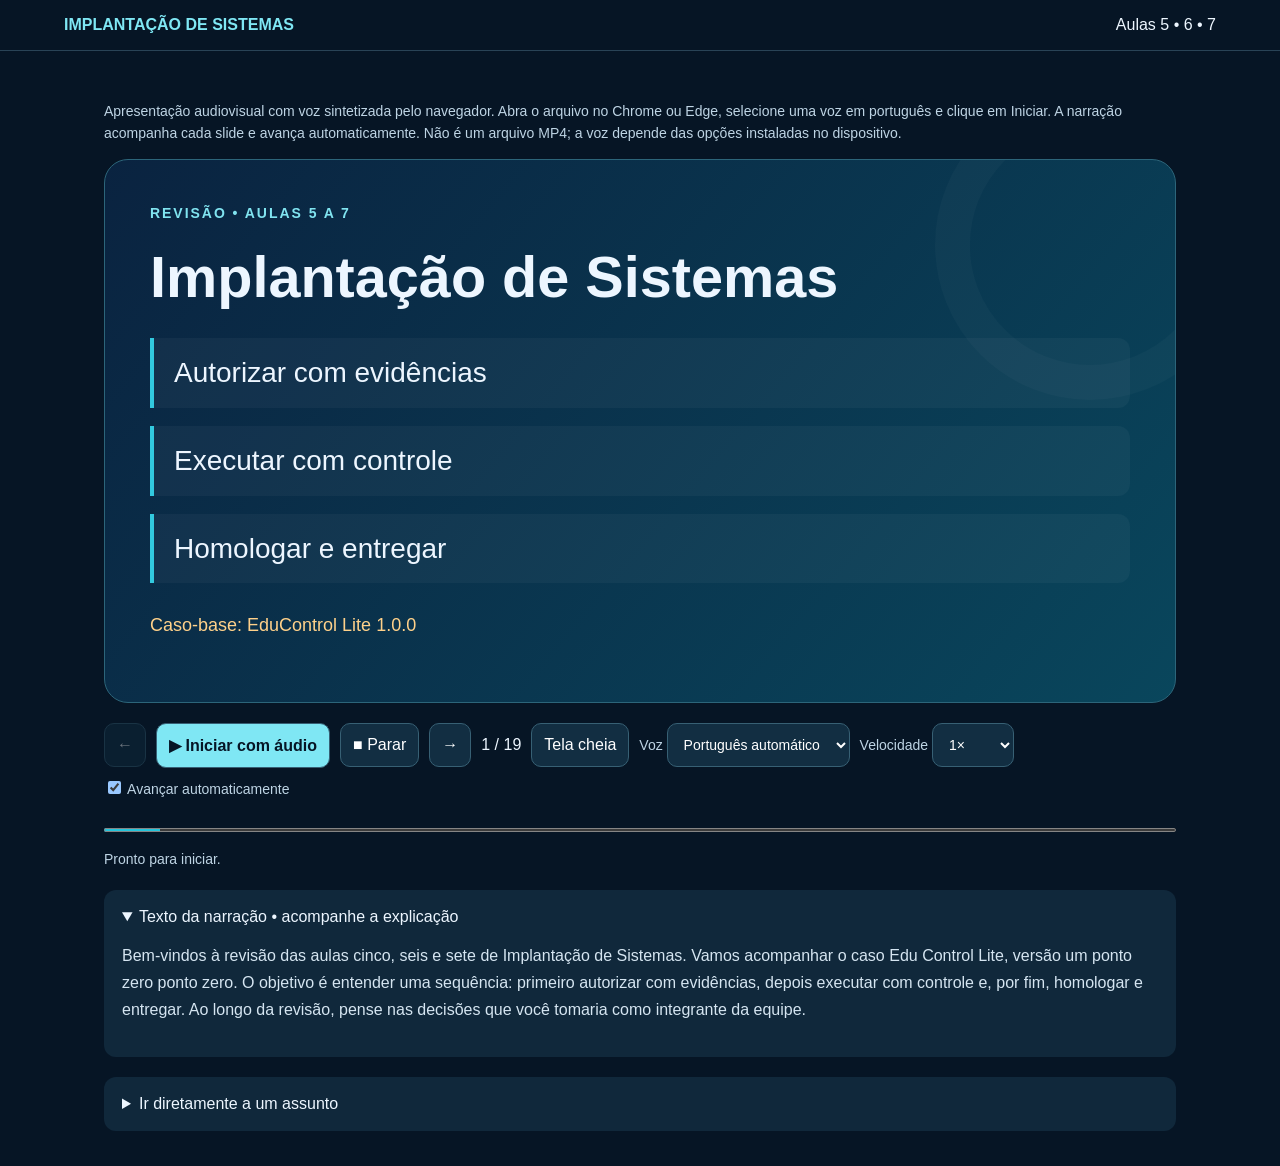
<file: implantação/Revisao_Implantacao_Narrada.html>
<!doctype html><html lang="pt-BR"><meta charset="utf-8"><meta name="viewport" content="width=device-width,initial-scale=1"><title>Revisão narrada — Implantação de Sistemas</title><style>
:root{color-scheme:dark;font-family:Arial,sans-serif;background:#061525;color:#edf6ff}*{box-sizing:border-box}body{margin:0}header{display:flex;justify-content:space-between;align-items:center;padding:16px 5vw;border-bottom:1px solid #294356}header b{color:#7fe7f4}main{max-width:1200px;margin:auto;padding:35px 5vw}article{min-height:540px;background:linear-gradient(130deg,#0a2340,#09465c);border:1px solid #2c657a;border-radius:24px;padding:45px;position:relative;overflow:hidden}article:after{content:'';position:absolute;right:-70px;top:-70px;width:240px;height:240px;border:35px solid #ffffff06;border-radius:50%;pointer-events:none}.k{letter-spacing:.14em;font-weight:bold;color:#80e4f0;font-size:14px}h1{font-size:clamp(32px,4.5vw,58px);max-width:950px;line-height:1.08;margin:25px 0 30px}ul{list-style:none;padding:0;display:grid;gap:18px}li{font-size:clamp(20px,2.2vw,28px);line-height:1.35;padding:16px 20px;border-left:4px solid #32c9df;background:#ffffff09;border-radius:0 12px 12px 0}.note{font-size:18px;color:#ffd18a;margin-top:30px;line-height:1.4}.controls{display:flex;flex-wrap:wrap;gap:10px;align-items:center;margin:20px 0}button,select{font:inherit;border:1px solid #376074;background:#122e42;color:#fff;border-radius:10px;padding:12px;cursor:pointer}button.primary{background:#7fe7f4;color:#061525;font-weight:bold}button:disabled{opacity:.4;cursor:default}label{font-size:14px;color:#bed4e4}progress{width:100%;height:8px;accent-color:#23c5dc}details{margin-top:20px;background:#10283b;padding:18px;border-radius:12px}#script{line-height:1.7;color:#d5e5f1}#status{font-size:14px;line-height:1.5;color:#bed4e4}nav{display:grid;grid-template-columns:repeat(auto-fit,minmax(220px,1fr));gap:8px;margin-top:18px}nav button{text-align:left;font-size:13px}nav button[aria-current=true]{border-color:#7fe7f4;background:#15465b}.intro{font-size:14px;color:#bed4e4;line-height:1.6}.ended{color:#ffd18a}body.full main{max-width:1400px}body.full header,body.full .intro,body.full details,body.full nav{display:none}@media(max-width:650px){article{padding:24px;min-height:500px}main{padding:20px 16px}header{font-size:13px}li{padding:12px}.controls{gap:6px}button,select{padding:10px}h1{margin:20px 0}}@media print{header,.controls,.intro,details,nav,#status,progress{display:none}article{background:white;color:black;min-height:0;border:0}li{font-size:20px}.note,.k{color:black}}
</style><header><b>IMPLANTAÇÃO DE SISTEMAS</b><span>Aulas 5 • 6 • 7</span></header><main><p class="intro">Apresentação audiovisual com voz sintetizada pelo navegador. Abra o arquivo no Chrome ou Edge, selecione uma voz em português e clique em Iniciar. A narração acompanha cada slide e avança automaticamente. Não é um arquivo MP4; a voz depende das opções instaladas no dispositivo.</p><article aria-live="polite"><div class="k" id="k"></div><h1 id="title"></h1><ul id="items"></ul><p class="note" id="note"></p></article><div class="controls"><button id="prev" aria-label="Slide anterior">←</button><button class="primary" id="play">▶ Iniciar com áudio</button><button id="stop">■ Parar</button><button id="next" aria-label="Próximo slide">→</button><span id="counter"></span><button id="full">Tela cheia</button><label>Voz <select id="voice" aria-label="Voz da narração"></select></label><label>Velocidade <select id="rate"><option value="0.85">0,85×</option><option value="1" selected>1×</option><option value="1.15">1,15×</option></select></label><label><input id="auto" type="checkbox" checked> Avançar automaticamente</label></div><progress id="progress"></progress><p id="status" role="status">Pronto para iniciar.</p><details open><summary>Texto da narração • acompanhe a explicação</summary><p id="script"></p></details><details><summary>Ir diretamente a um assunto</summary><nav id="chapters"></nav></details></main><script>
const slides=[{"k": "REVISÃO • AULAS 5 A 7", "t": "Implantação de Sistemas", "items": ["Autorizar com evidências", "Executar com controle", "Homologar e entregar"], "note": "Caso-base: EduControl Lite 1.0.0", "voice": "Bem-vindos à revisão das aulas cinco, seis e sete de Implantação de Sistemas. Vamos acompanhar o caso Edu Control Lite, versão um ponto zero ponto zero. O objetivo é entender uma sequência: primeiro autorizar com evidências, depois executar com controle e, por fim, homologar e entregar. Ao longo da revisão, pense nas decisões que você tomaria como integrante da equipe."}, {"k": "MAPA DA REVISÃO", "t": "Cada etapa depende da anterior", "items": ["Aula 5: decidir se a implantação está pronta", "Aula 6: implantar no ambiente autorizado", "Aula 7: comprovar o escopo e obter o aceite"], "note": "Uma página abrindo não autoriza produção.", "voice": "A aula cinco trata da prontidão. A aula seis transforma a autorização em uma implantação controlada. A aula sete verifica os resultados com o cliente. Uma etapa não substitui a outra. A aplicação abrir é apenas uma evidência de funcionamento. Para decidir, precisamos identificar versão, ambiente, horário, responsável, resultado e critério utilizado."}, {"k": "AULA 5 • PRONTIDÃO", "t": "Três decisões possíveis", "items": ["GO: avançar no escopo autorizado", "GO com restrições: avançar sob condições explícitas", "NO-GO: interromper diante de bloqueio crítico"], "note": "No caso-base: HOM com restrições; PROD bloqueado.", "voice": "O comitê de prontidão pode emitir três decisões. Go significa que a equipe pode avançar no escopo autorizado. Go com restrições permite avançar apenas sob condições explícitas. No go significa que existe um bloqueio que impede a continuidade. No caso desta oficina, o parecer esperado é avanço com restrições para homologação e bloqueio para produção. A autorização sempre precisa indicar a qual ambiente se aplica."}, {"k": "AULA 5 • GATES 1 A 3", "t": "Antes de iniciar", "items": ["Escopo e autoridade: quem aprova e quem interrompe?", "Artefato: origem, versão e hash verificáveis", "Ambiente: destino, runtime, porta, acesso e capacidade"], "note": "Hash divergente: bloquear o pacote e solicitar uma release válida.", "voice": "Gate é um ponto de verificação para decidir se a equipe pode avançar. Os três primeiros são escopo e autoridade, artefato e ambiente. Precisamos saber quem solicitou e aprovou a mudança, quem pode interrompê-la, qual pacote será usado e em qual destino. Se o hash não confere, bloqueie o pacote e solicite uma versão válida. Não altere o manifesto para esconder a divergência."}, {"k": "AULA 5 • GATES 4 A 6", "t": "Proteger, validar e retornar", "items": ["Dados e segurança: acessos, segredos e logs protegidos", "Validação: saúde, testes e critérios de aceite", "Retorno: gatilho, responsável e restauração testada"], "note": "Classifique cada gate e justifique com evidências.", "voice": "Os outros três gates são dados e segurança, validação e retorno. Proteja dados pessoais, segredos e acessos. Defina quais testes comprovam a saúde do sistema e o atendimento ao escopo. E demonstre que o retorno funciona. Cada gate pode estar atendido, parcial, não atendido ou não se aplicar. Toda classificação precisa de uma justificativa e de uma referência à evidência. Sem critérios de validação ou retorno comprovado, não libere produção."}, {"k": "AULA 5 • RISCOS E EVIDÊNCIAS", "t": "Uma decisão precisa ser rastreável", "items": ["Risco: causa, consequência, probabilidade e impacto", "Tratamento: ação, responsável, prazo e evidência", "Registro: versão, ambiente, horário, comando e resultado"], "note": "Não inclua senhas, tokens ou dados pessoais nas evidências.", "voice": "Um risco deve explicar causa e consequência. Avalie probabilidade e impacto e defina como tratá-lo. Uma ação sem responsável ou prazo não encerra o risco. Fontes úteis precisam ser identificáveis, pertinentes e aplicadas a uma decisão. Uma lista de links, sozinha, não resolve. Registre informações que permitam conferir o resultado, mas revise os registros para não expor senhas, tokens, chaves ou dados pessoais."}, {"k": "AULA 5 • RETORNO", "t": "Backup não é rollback", "items": ["Backup: cópia do estado ou dos dados", "Rollback: processo de retorno ao estado anterior", "Comprovação: restaurar, medir e validar"], "note": "Defina gatilho, autoridade, procedimento e tempo de retorno.", "voice": "Backup é uma cópia. Rollback é o processo autorizado de retorno ao estado anterior. Para ser confiável, o plano precisa de um gatilho, de alguém com autoridade para decidir, do estado que será recuperado, do procedimento e do tempo esperado. Também exige teste de restauração e validação dos dados e do serviço. Ter um arquivo de backup não comprova que a recuperação vai funcionar."}, {"k": "AULA 6 • EXECUÇÃO", "t": "A sequência segura", "items": ["Preparar → instalar → configurar", "Migrar → testar → validar", "Cada etapa deixa evidências para a próxima"], "note": "Pare diante de falha crítica, destino incorreto ou perda de integridade.", "voice": "Na aula seis, a equipe executa no ambiente autorizado. A sequência é preparar, instalar, configurar, migrar, testar e validar. Instalar disponibiliza o software. Parametrizar adapta o comportamento ao ambiente e à organização. Não avance automaticamente diante de uma falha. Divergência de versão, pacote inválido, destino incorreto, exposição de dados ou perda de integridade exigem uma parada registrada e tratamento da causa."}, {"k": "AULA 6 • ACESSOS", "t": "Menor privilégio", "items": ["Administrador: consultar, editar e configurar", "Secretaria: consultar e editar", "Consulta: apenas visualizar"], "note": "Cada perfil recebe somente o necessário para sua função.", "voice": "Menor privilégio significa conceder apenas o necessário para a função. No caso da oficina, administrador pode consultar, editar e configurar. Secretaria pode consultar e editar, mas não configurar. O perfil Consulta pode apenas visualizar. Teste também as ações que devem ser negadas. Se Consulta conseguir editar, existe uma falha de permissão, mesmo que todas as outras telas funcionem."}, {"k": "AULA 6 • MIGRAÇÃO", "t": "Conferir antes, durante e depois", "items": ["Antes: validar a origem e o backup", "Durante: registrar execução e erros", "Depois: reconciliar contagens, status, IDs e amostra"], "note": "Esperado: 8 fictícios; 7 ativos; 1 inativo; nenhum ID duplicado.", "voice": "A migração precisa de conferência em três momentos. Antes, valide a origem e o backup. Durante, registre a execução e os erros. Depois, reconcilie contagens, situação dos registros, identificadores e uma amostra. O laboratório espera oito registros fictícios, sete ativos e um inativo, sem identificadores duplicados. Se a origem tem oito registros e o destino tem sete, a migração ainda não está validada. Investigue a diferença sem fabricar dados para completar a contagem."}, {"k": "AULA 6 • VALIDAÇÃO", "t": "Smoke test e ensaio de retorno", "items": ["Smoke: verificação rápida de saúde mínima", "Conferir /health, versão e ambiente HOM", "Após rollback: repetir migração e smoke test"], "note": "O ambiente deve terminar no estado final válido.", "voice": "O smoke test verifica rapidamente a saúde mínima da versão implantada. No laboratório, confira o endpoint de saúde, a versão correta e o ambiente de homologação. Isso não substitui testes funcionais, segurança ou aceite. O ensaio de rollback restaura o estado anterior de dois registros. Depois, repita a migração e o smoke test. A equipe precisa comprovar a recuperação e também devolver o ambiente ao estado final válido."}, {"k": "AULA 7 • HOMOLOGAÇÃO", "t": "Um teste deve ser reproduzível", "items": ["ID, objetivo e pré-condição", "Passos e resultado esperado", "Resultado obtido, evidência e status"], "note": "Preserve a sequência: falha → correção autorizada → reteste.", "voice": "Na homologação, os testes devem ser reproduzíveis. Registre identificador, objetivo, pré-condição, passos, resultado esperado, resultado obtido, evidência e status. A falha obrigatória do caso é o perfil Consulta conseguir editar. Preserve a evidência original, corrija com autorização e execute exatamente o mesmo teste novamente. O histórico antes e depois demonstra controle. Apagar o teste com falha destrói a rastreabilidade."}, {"k": "AULA 7 • MATRIZ MÍNIMA", "t": "O que precisa ser comprovado", "items": ["T01–T02: acesso, versão 1.0.0 e HOM", "T03–T04: parâmetros e os 8 registros migrados", "T05–T06: permissões e retorno com recomposição"], "note": "Cada critério precisa de evidência correspondente.", "voice": "A matriz mínima tem seis critérios. Aplicação acessível. Versão um ponto zero ponto zero e ambiente de homologação. Parametrização carregada. Os oito registros migrados, com sete ativos e um inativo. Permissões corretas. E retorno comprovado com recomposição. Associe cada critério à sua evidência. O endpoint responder, por exemplo, não comprova sozinho que a migração está íntegra ou que as permissões estão corretas."}, {"k": "AULA 7 • ENTREGA", "t": "Documentar para dois públicos", "items": ["Manual: orientar o usuário em suas tarefas", "Resumo técnico: operar, manter e auditar", "Treinamento: cliente executa uma tarefa observável"], "note": "Presença no treinamento não comprova aprendizagem.", "voice": "A entrega inclui documentação para dois públicos. O manual usa a linguagem do usuário e orienta suas tarefas. O resumo técnico registra versão, parâmetros sem segredos, migração, testes, registros e retorno. Treinamento precisa de prática. Assistir à apresentação não comprova aprendizagem. Solicite que o cliente execute uma tarefa observável e confira o resultado. Isso demonstra que o conteúdo foi compreendido e pode ser aplicado."}, {"k": "AULA 7 • ACEITE", "t": "Aceitar também exige limites", "items": ["Aceito: critérios comprovados, sem pendência crítica", "Com restrições: pendência não crítica com dono e prazo", "Reprovado: bloqueio crítico ou evidência insuficiente"], "note": "O aceite em HOM não autoriza automaticamente PROD.", "voice": "O aceite pode ser aprovado, aprovado com restrições ou reprovado. Aceito significa que os critérios foram comprovados e não existe pendência crítica. Com restrições exige pendências não críticas, responsáveis e prazos definidos. Uma falha crítica, evidência ausente ou resultado divergente pode levar à reprovação. Nesta oficina, o aceite vale para a versão um ponto zero ponto zero em homologação e somente para o escopo testado. Produção exige gates e autorização próprios."}, {"k": "REVISÃO • DIFERENÇAS", "t": "Não troque os conceitos", "items": ["GO autoriza; aceite confirma um resultado", "Smoke verifica saúde; homologação valida o escopo", "Instalar disponibiliza; parametrizar adapta"], "note": "Evidência deve ser conferível e reproduzível.", "voice": "Vamos revisar três diferenças que podem aparecer na prova. Go autoriza uma etapa futura. Aceite confirma o resultado de um escopo já testado. Smoke test verifica saúde mínima. Homologação confirma critérios do negócio e do escopo com o cliente. Instalação disponibiliza o software. Parametrização adapta seu comportamento ao contexto correto. Ao justificar uma resposta, use fatos e critérios que possam ser conferidos."}, {"k": "PRÁTICA • PAUSE E RESPONDA", "t": "Você aprovaria?", "items": ["1. Hash divergente, mas a página abre. Continuar?", "2. Origem com 8 registros; destino com 7. Aprovar?", "3. Todos assistiram ao treinamento. Aprenderam?"], "note": "Pause a apresentação e responda antes de avançar.", "voice": "Agora pause a apresentação e tente responder três situações. Primeira: o hash está divergente, mas a página abre. A equipe deve continuar? Segunda: a origem tem oito registros e o destino tem sete, mas o serviço responde. A migração passou? Terceira: todos assistiram ao treinamento. Isso comprova aprendizagem? Para cada situação, explique a decisão, a justificativa e a próxima ação. Pause agora e avance quando terminar."}, {"k": "PRÁTICA • RESPOSTAS", "t": "Decisão + motivo + próxima ação", "items": ["1. Bloquear o pacote e pedir uma release válida", "2. Investigar e reconciliar a divergência", "3. Solicitar uma tarefa prática e conferir o resultado"], "note": "Funcionamento isolado não substitui os critérios de validação.", "voice": "Confira as respostas. Na primeira situação, bloqueie o artefato e solicite uma versão válida, porque a divergência do hash compromete a verificação de integridade. Na segunda, investigue e reconcilie os dados: a saúde do serviço não comprova a integridade da migração. Na terceira, peça uma tarefa prática e observe o resultado. Presença no treinamento não equivale a competência demonstrada."}, {"k": "FECHAMENTO • PREPARAÇÃO PARA A PROVA", "t": "Explique sem consultar", "items": ["Os 6 gates e as 3 decisões de prontidão", "A sequência de implantação e a conferência dos dados", "Falha, reteste, documentação, treinamento e aceite"], "note": "Autorizar → executar → homologar e entregar.", "voice": "Para encerrar, tente explicar sem consultar os seis gates e as três decisões de prontidão. Reconstrua a sequência de implantação e a conferência dos dados. Descreva como registrar uma falha, corrigir, retestar e entregar com documentação e treinamento. Se você consegue justificar as decisões com evidências e delimitar o ambiente e o escopo, compreendeu o núcleo desta revisão. Lembre-se da sequência: autorizar, executar, homologar e entregar."}];let index=0,playing=false,paused=false,generation=0,utter=null,timer=null;const $=id=>document.getElementById(id);const synth=window.speechSynthesis;let voices=[];
function render(){const s=slides[index];$('k').textContent=s.k;$('title').textContent=s.t;$('items').replaceChildren(...s.items.map(t=>{let e=document.createElement('li');e.textContent=t;return e}));$('note').textContent=s.note;$('script').textContent=s.voice;$('counter').textContent=(index+1)+' / '+slides.length;$('progress').max=slides.length;$('progress').value=index+1;$('prev').disabled=index===0;$('next').disabled=index===slides.length-1;document.querySelectorAll('nav button').forEach((b,i)=>b.setAttribute('aria-current',i===index?'true':'false'));}
function button(){ $('play').textContent=paused?'▶ Retomar':playing?'⏸ Pausar':'▶ Iniciar com áudio';}
function cancel(){generation++;clearTimeout(timer);timer=null;if(synth)synth.cancel();utter=null;playing=false;paused=false;button();}
function loadVoices(){if(!synth){$('status').textContent='Este navegador não oferece narração. Abra no Chrome ou Edge com síntese de voz disponível.';$('play').disabled=true;return}const previous=$('voice').value;voices=synth.getVoices();const pt=voices.map((v,i)=>({v,i})).filter(x=>/^pt/i.test(x.v.lang));$('voice').replaceChildren();for(const {v,i} of pt){const o=document.createElement('option');o.value=i;o.textContent=v.name+' ('+v.lang+')';$('voice').append(o)}if(!pt.length){const o=document.createElement('option');o.value='';o.textContent='Português automático';$('voice').append(o)}else{let chosen=pt.find(x=>String(x.i)===previous)||pt.find(x=>/^pt[-_]BR$/i.test(x.v.lang))||pt[0];$('voice').value=chosen.i}}
function speak(){if(!synth)return;cancel();playing=true;button();const token=generation;utter=new SpeechSynthesisUtterance(slides[index].voice);utter.lang='pt-BR';utter.rate=Number($('rate').value);const v=voices[Number($('voice').value)];if($('voice').value!==''&&v)utter.voice=v;utter.onstart=()=>{if(token===generation)$('status').textContent='Narrando o slide '+(index+1)+'.'};utter.onerror=e=>{if(token!==generation)return;playing=false;paused=false;button();$('status').textContent='A narração não pôde ser reproduzida ('+e.error+'). Selecione uma voz em português ou verifique as vozes instaladas no dispositivo.'};utter.onend=()=>{if(token!==generation)return;utter=null;if($('auto').checked&&index<slides.length-1){$('status').textContent='Próximo slide em 2 segundos.';timer=setTimeout(()=>{if(token!==generation||paused)return;index++;render();speak()},2000)}else{playing=false;paused=false;button();$('status').textContent=index===slides.length-1?'Revisão concluída. Você pode repetir qualquer assunto.':'Narração concluída. Avance para continuar.'}};synth.speak(utter)}
$('play').onclick=()=>{if(playing&&!paused){paused=true;clearTimeout(timer);if(utter)synth.pause();button();$('status').textContent='Pausado.'}else if(paused){paused=false;button();if(utter){synth.resume();$('status').textContent='Narração retomada.'}else if(index<slides.length-1&&$('auto').checked){index++;render();speak()}else{playing=false;button()}}else speak()};$('stop').onclick=()=>{cancel();$('status').textContent='Parado. Iniciar repete a narração deste slide.'};function go(i){const restart=playing&&!paused;cancel();index=Math.max(0,Math.min(slides.length-1,i));render();$('status').textContent='Slide '+(index+1)+' selecionado.';if(restart)speak()};$('prev').onclick=()=>go(index-1);$('next').onclick=()=>go(index+1);$('voice').onchange=$('rate').onchange=()=>{if(playing&&!paused)speak()};$('full').onclick=async()=>{try{if(!document.fullscreenElement)await document.documentElement.requestFullscreen();else await document.exitFullscreen()}catch(e){$('status').textContent='Tela cheia indisponível neste navegador.'}};document.addEventListener('fullscreenchange',()=>document.body.classList.toggle('full',!!document.fullscreenElement));document.addEventListener('keydown',e=>{if(['SELECT','INPUT','BUTTON'].includes(e.target.tagName))return;if(e.key==='ArrowRight')go(index+1);if(e.key==='ArrowLeft')go(index-1);if(e.code==='Space'){e.preventDefault();$('play').click()}});window.addEventListener('pagehide',cancel);slides.forEach((s,i)=>{const b=document.createElement('button');b.textContent=String(i+1).padStart(2,'0')+' • '+s.t;b.onclick=()=>go(i);$('chapters').append(b)});render();loadVoices();if(synth)synth.addEventListener('voiceschanged',loadVoices);
</script></html>
</file>
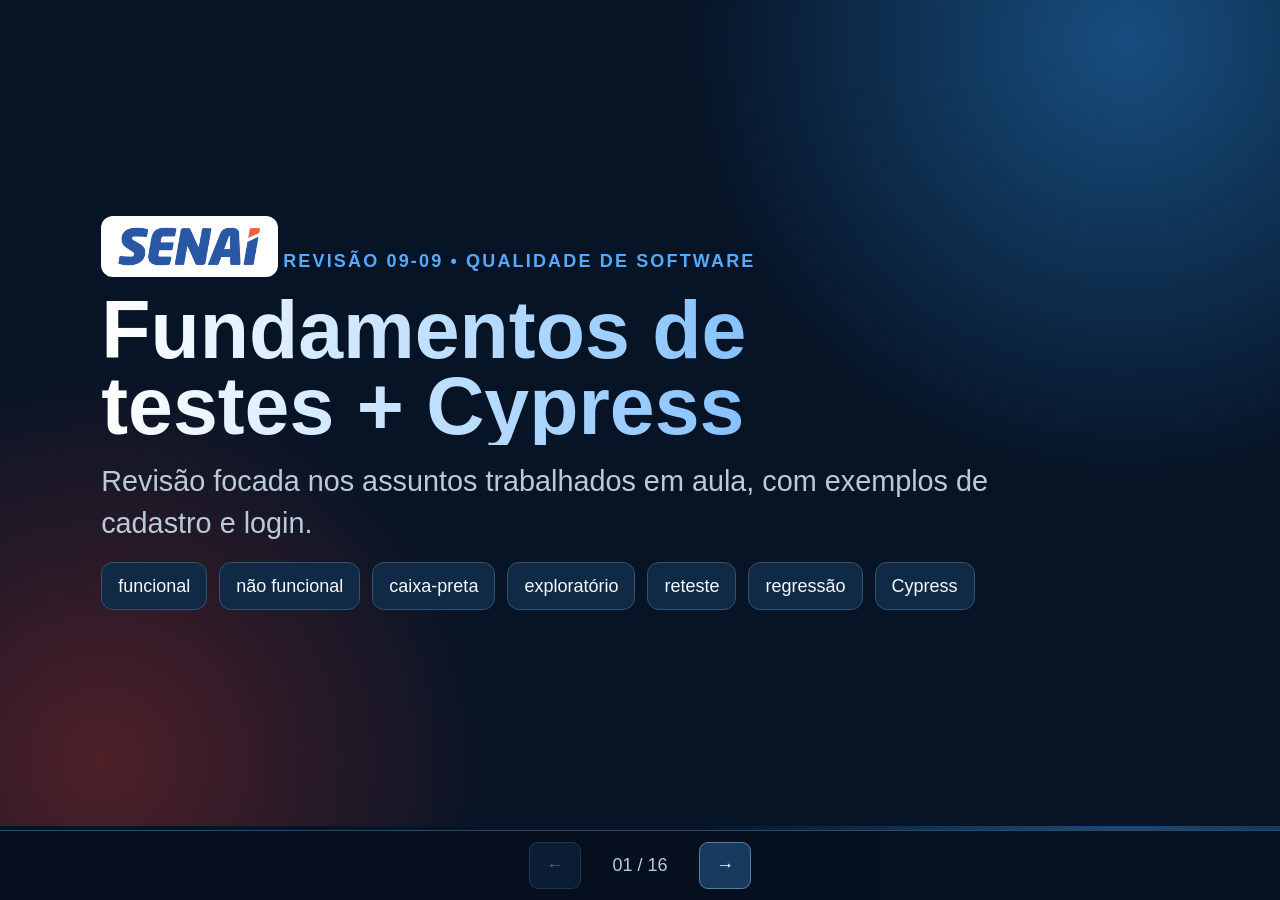
<file: testes/Revisao 09-09.html>
<!DOCTYPE html>
<html lang="pt-BR">
<head>
  <meta charset="UTF-8">
  <meta name="viewport" content="width=device-width, initial-scale=1.0">
  <title>Revisão 09-09 — Fundamentos de Testes e Cypress</title>
  <style>
    :root {
      --bg: #071426;
      --panel: #10243e;
      --panel-light: #173453;
      --ink: #f6f9fc;
      --muted: #b9cadb;
      --blue: #55a9ff;
      --blue-strong: #1f5aa6;
      --red: #f04b45;
      --green: #5ee0a0;
      --yellow: #ffd166;
      --border: #315270;
    }

    * { box-sizing: border-box; }

    html { scroll-behavior: smooth; }

    body {
      margin: 0;
      overflow: hidden;
      background:
        radial-gradient(circle at 88% 5%, #174e7f 0, transparent 32%),
        radial-gradient(circle at 8% 92%, #4e2028 0, transparent 28%),
        var(--bg);
      color: var(--ink);
      font: 18px/1.45 Arial, Helvetica, sans-serif;
    }

    .slide {
      display: none;
      width: min(1180px, 94vw);
      height: calc(100vh - 74px);
      margin: auto;
      padding: 5vh 4vw;
      align-content: center;
    }

    .slide.active {
      display: block;
      animation: enter .22s ease-out;
    }

    @keyframes enter {
      from { opacity: 0; transform: translateX(18px); }
    }

    h1 {
      max-width: 900px;
      margin: .2em 0;
      background: linear-gradient(90deg, #ffffff, var(--blue));
      color: transparent;
      background-clip: text;
      font-size: clamp(3.5rem, 7.6vw, 7rem);
      line-height: .94;
    }

    h2 {
      margin: .18em 0 .55em;
      font-size: clamp(2.1rem, 4.8vw, 4.5rem);
      line-height: 1.04;
    }

    h3 { margin: .25em 0; }

    p { margin: .55em 0; }

    .lead {
      max-width: 900px;
      color: var(--muted);
      font-size: clamp(1.2rem, 2.3vw, 1.8rem);
    }

    .tag {
      color: var(--blue);
      font-weight: 800;
      letter-spacing: .12em;
      text-transform: uppercase;
    }

    .brand-card {
      display: inline-flex;
      align-items: center;
      padding: 10px 16px;
      border-radius: 12px;
      background: #ffffff;
    }

    .brand-card img { width: 145px; height: auto; }

    .cover h1 { font-size: clamp(3.2rem, 6.3vw, 5.7rem); }
    .cover .pills { margin-top: 18px; }

    .pills,
    .actions {
      display: flex;
      flex-wrap: wrap;
      gap: 12px;
      margin-top: 28px;
    }

    .pills span,
    .callout,
    .warning {
      padding: 10px 16px;
      border: 1px solid var(--border);
      border-radius: 12px;
      background: #102945;
    }

    .callout { margin-top: 22px; }
    .warning { border-color: #815b38; color: #ffe1aa; }

    .grid {
      display: grid;
      grid-template-columns: repeat(2, 1fr);
      gap: 16px;
    }

    .grid.three { grid-template-columns: repeat(3, 1fr); }
    .grid.five { grid-template-columns: repeat(5, 1fr); }

    article,
    .quiz-card {
      padding: 20px;
      border: 1px solid var(--border);
      border-radius: 16px;
      background: linear-gradient(145deg, var(--panel-light), var(--panel));
    }

    article b,
    .number {
      color: var(--yellow);
      font-size: 1.35rem;
    }

    ul,
    ol { padding-left: 1.35em; }
    li { margin: .4em 0; }

    code {
      color: var(--yellow);
      font-family: Consolas, "Courier New", monospace;
    }

    pre {
      overflow: auto;
      margin: 14px 0;
      padding: 18px;
      border: 1px solid #335c7c;
      border-radius: 14px;
      background: #030b14;
      font-size: clamp(.78rem, 1.45vw, 1.06rem);
      line-height: 1.45;
    }

    pre code { color: #e7f4ff; }
    .bad code { color: #ffd2d0; }

    .flow {
      display: flex;
      align-items: stretch;
      gap: 10px;
    }

    .flow article { flex: 1; min-width: 0; }
    .flow i { align-self: center; color: var(--blue); font-size: 2rem; }

    .compare {
      display: grid;
      grid-template-columns: 1fr 1fr;
      gap: 18px;
    }

    .compare strong { font-size: 1.65rem; }
    .good-text { color: var(--green); }
    .bad-text { color: var(--red); }

    .commands {
      display: grid;
      grid-template-columns: repeat(3, 1fr);
      gap: 10px;
    }

    .commands p {
      margin: 0;
      padding: 12px 14px;
      border: 1px solid var(--border);
      border-radius: 10px;
      background: var(--panel);
    }

    .commands span { display: block; color: var(--muted); font-size: .9rem; }

    .reveal-button,
    .timer button,
    footer button {
      padding: 9px 16px;
      border: 1px solid #5680a3;
      border-radius: 9px;
      background: #173a5e;
      color: #ffffff;
      font: inherit;
      font-weight: 700;
      cursor: pointer;
    }

    .reveal-button:hover,
    footer button:hover { background: #20517f; }

    .answer {
      margin-top: 12px;
      padding: 12px 15px;
      border-left: 5px solid var(--green);
      border-radius: 6px;
      background: #12382f;
    }

    [hidden] { display: none !important; }

    .timer {
      display: flex;
      align-items: center;
      gap: 12px;
      margin: 16px 0;
    }

    .timer span {
      min-width: 125px;
      color: var(--yellow);
      font-size: 2.4rem;
      font-weight: 800;
      font-variant-numeric: tabular-nums;
    }

    .checklist {
      display: grid;
      grid-template-columns: repeat(2, 1fr);
      gap: 10px;
    }

    .checklist p {
      margin: 0;
      padding: 13px 15px;
      border: 1px solid var(--border);
      border-radius: 10px;
      background: var(--panel);
    }

    .checklist p::before { content: "✓ "; color: var(--green); font-weight: bold; }

    footer {
      position: fixed;
      z-index: 20;
      bottom: 0;
      display: flex;
      justify-content: center;
      align-items: center;
      gap: 20px;
      width: 100%;
      height: 70px;
      border-top: 1px solid #294966;
      background: #06101eee;
    }

    footer button:disabled { cursor: not-allowed; opacity: .35; }
    #counter { min-width: 78px; color: var(--muted); text-align: center; font-variant-numeric: tabular-nums; }

    @media (max-width: 800px) {
      body { overflow: auto; font-size: 15px; }
      .slide { height: auto; min-height: calc(100vh - 70px); padding: 42px 5vw 100px; }
      .grid, .grid.three, .grid.five, .compare, .commands, .checklist { grid-template-columns: 1fr; }
      .flow { flex-direction: column; }
      .flow i { display: none; }
      pre { white-space: pre-wrap; }
    }

    @media print {
      @page { size: A4 landscape; margin: 10mm; }
      body { overflow: visible; background: #ffffff; color: #111827; font-size: 12pt; }
      .slide, .slide.active {
        display: block;
        width: auto;
        height: 188mm;
        padding: 8mm;
        overflow: hidden;
        break-inside: avoid;
        page-break-inside: avoid;
        break-after: page;
        page-break-after: always;
        font-size: 10pt;
      }
      h1, h2 { color: #123d6a; background: none; }
      h1 { font-size: 42pt; }
      h2 { font-size: 27pt; margin-bottom: .4em; }
      h3 { font-size: 13pt; }
      .lead { font-size: 14pt; }
      article, .quiz-card { padding: 10px 12px; }
      li { margin: .2em 0; }
      pre { padding: 10px 12px; font-size: 8.5pt; line-height: 1.3; }
      .callout, .warning { margin-top: 10px; padding: 8px 10px; }
      .lead, .tag { color: #315270; }
      article, .quiz-card, .commands p, .checklist p, .callout, .warning {
        color: #111827;
        border-color: #94a3b8;
        background: #ffffff;
      }
      pre { color: #111827; border-color: #94a3b8; background: #f8fafc; }
      pre code, code { color: #7c3f00; }
      .answer[hidden] { display: block !important; color: #111827; background: #ffffff; }
      .reveal-button, .timer, footer { display: none; }
    }
  </style>
</head>
<body>
  <main id="deck">
    <section class="slide active cover">
      <div class="brand-card"><img src="[data-uri]" alt="SENAI"></div>
      <span class="tag">Revisão 09-09 • Qualidade de Software</span>
      <h1>Fundamentos de testes + Cypress</h1>
      <p class="lead">Revisão focada nos assuntos trabalhados em aula, com exemplos de cadastro e login.</p>
      <div class="pills"><span>funcional</span><span>não funcional</span><span>caixa-preta</span><span>exploratório</span><span>reteste</span><span>regressão</span><span>Cypress</span></div>
    </section>

    <section class="slide">
      <span class="tag">Roteiro • conteúdos estudados</span>
      <h2>O que vamos relembrar?</h2>
      <div class="grid">
        <article><b>01</b><h3>Classificar</h3><p>Testes funcionais, não funcionais e de caixa-preta.</p></article>
        <article><b>02</b><h3>Investigar</h3><p>Teste exploratório com objetivo, variações e evidências.</p></article>
        <article><b>03</b><h3>Confirmar</h3><p>Diferença entre reteste e teste de regressão.</p></article>
        <article><b>04</b><h3>Automatizar</h3><p>Introdução ao Cypress, comandos básicos, cadastro e login.</p></article>
      </div>
    </section>

    <section class="slide">
      <span class="tag">Tipos de teste</span>
      <h2>Funcional ou não funcional?</h2>
      <div class="compare">
        <article><strong class="good-text">Teste funcional</strong><p>Verifica <b>o que</b> o sistema faz e se uma regra de negócio foi atendida.</p><p><code>O usuário consegue entrar com credenciais válidas?</code></p></article>
        <article><strong>Teste não funcional</strong><p>Verifica <b>como</b> o sistema funciona em características de qualidade.</p><p><code>A tela de login responde rapidamente e é acessível?</code></p></article>
      </div>
      <p class="callout">Funcional: comportamento e regra. Não funcional: desempenho, segurança, usabilidade, acessibilidade e confiabilidade.</p>
    </section>

    <section class="slide">
      <span class="tag">Técnica • caixa-preta</span>
      <h2>Entradas e saídas, sem olhar o código.</h2>
      <div class="compare">
        <article><strong class="good-text">No cadastro</strong><ul><li>informar dados válidos;</li><li>deixar um campo obrigatório vazio;</li><li>usar um e-mail já cadastrado;</li><li>observar mensagem e tela final.</li></ul></article>
        <article><strong>No login</strong><ul><li>usar credenciais válidas;</li><li>informar senha incorreta;</li><li>enviar campos vazios;</li><li>observar acesso ou mensagem de erro.</li></ul></article>
      </div>
      <p class="callout">O testador conhece o comportamento esperado, fornece entradas e compara a saída observada com a esperada.</p>
    </section>

    <section class="slide">
      <span class="tag">Teste exploratório</span>
      <h2>Explorar não é clicar sem rumo.</h2>
      <div class="flow">
        <article><span class="number">01</span><h3>Definir uma missão</h3><p>Ex.: investigar riscos do cadastro.</p></article><i>→</i>
        <article><span class="number">02</span><h3>Variar</h3><p>Dados válidos, inválidos, vazios e limites.</p></article><i>→</i>
        <article><span class="number">03</span><h3>Observar</h3><p>Mensagens, estados e comportamentos inesperados.</p></article><i>→</i>
        <article><span class="number">04</span><h3>Registrar</h3><p>Passos, resultado e evidências.</p></article>
      </div>
      <p class="callout">No teste exploratório, aprender, desenhar e executar os testes acontecem juntos.</p>
    </section>

    <section class="slide">
      <span class="tag">Reteste e regressão</span>
      <h2>Corrigir uma coisa pode afetar outra.</h2>
      <div class="compare">
        <article><strong class="good-text">Reteste</strong><p>Repete o cenário que falhou para confirmar a correção específica.</p><p><code>O defeito foi realmente corrigido?</code></p></article>
        <article><strong>Regressão</strong><p>Verifica se a mudança causou efeitos colaterais em comportamentos existentes.</p><p><code>O que já funcionava continua correto?</code></p></article>
      </div>
      <div class="flow" style="margin-top:16px">
        <article><b>1</b><h3>Defeito</h3><p>Login aceitava senha errada.</p></article><i>→</i>
        <article><b>2</b><h3>Reteste</h3><p>Repetir a senha errada após a correção.</p></article><i>→</i>
        <article><b>3</b><h3>Regressão</h3><p>Verificar login válido e campos vazios.</p></article>
      </div>
    </section>

    <section class="slide">
      <span class="tag">Introdução ao Cypress</span>
      <h2>O navegador executa o teste para nós.</h2>
      <p class="lead">Cypress é uma ferramenta de automação para aplicações web. Em um teste E2E, ele simula a jornada do usuário pela interface.</p>
      <div class="grid three">
        <article><b>1</b><h3>Abrir</h3><p>Acessar a página que será testada.</p></article>
        <article><b>2</b><h3>Interagir</h3><p>Localizar elementos, digitar e clicar.</p></article>
        <article><b>3</b><h3>Verificar</h3><p>Comparar o resultado com o esperado.</p></article>
      </div>
      <pre><code>npx cypress open   // abre o Cypress no modo interativo
npx cypress run    // executa os testes pelo terminal</code></pre>
    </section>

    <section class="slide">
      <span class="tag">Estrutura e comandos básicos</span>
      <h2>Preparar → agir → verificar.</h2>
      <pre><code>describe('Funcionalidade', () => {
  beforeEach(() => {
    cy.visit('/pagina-conhecida')
  })

  it('descreve o comportamento esperado', () => {
    // preparação dos dados
    // ação principal
    // asserções do resultado
  })
})</code></pre>
      <div class="commands">
        <p><code>cy.visit()</code><span>abre uma página</span></p>
        <p><code>cy.get()</code><span>usa seletor CSS</span></p>
        <p><code>cy.contains()</code><span>busca texto visível</span></p>
        <p><code>.type()</code><span>digita em campo</span></p>
        <p><code>.click()</code><span>executa clique</span></p>
        <p><code>.should()</code><span>verifica resultado</span></p>
      </div>
    </section>

    <section class="slide">
      <span class="tag">Seletores e asserções</span>
      <h2>Encontre bem. Comprove melhor.</h2>
      <div class="grid">
        <article><h3>Seletores claros</h3><pre><code>cy.get('#email')
cy.contains('button', 'Entrar')</code></pre><p>Prefira IDs estáveis, atributos e textos significativos.</p></article>
        <article><h3>Estado observável</h3><pre><code>.should('be.visible')
.should('have.value', valor)
.should('contain', mensagem)
.should('not.exist')</code></pre><p>Mensagem e interface final formam um oráculo mais forte.</p></article>
      </div>
      <p class="warning">Evite <code>cy.wait(3000)</code> como estratégia principal. O Cypress já repete consultas e asserções até o limite configurado.</p>
    </section>

    <section class="slide">
      <span class="tag">Cypress • cadastro</span>
      <h2>Preencher, enviar e comprovar.</h2>
      <pre><code>it('cadastra um usuário com dados válidos', () => {
  const email = `revisao.${Date.now()}@email.com`

  cy.visit('/cadastro')
  cy.get('#nome').type('Aluno Revisão')
  cy.get('#email').type(email)
  cy.get('#senha').type('Senha123')
  cy.get('input[type="submit"]').click()

  cy.get('.alert-success')
    .should('contain', 'Usuário inserido com sucesso')
  cy.contains('button', 'Entrar').should('be.visible')
})</code></pre>
      <p class="callout">O e-mail muda a cada execução para não colidir com um cadastro anterior.</p>
    </section>

    <section class="slide">
      <span class="tag">Clínica de código</span>
      <h2>Encontre três fragilidades.</h2>
      <pre class="bad"><code>it('faz cadastro', () => {
  cy.visit('/cadastro')
  cy.get('#email').type('aluno@email.com')
  cy.wait(3000)
  cy.get('input[type="submit"]').click()
})</code></pre>
      <div class="actions"><button class="reveal-button" type="button" data-target="answer-code">Mostrar análise</button></div>
      <div class="answer" id="answer-code" hidden>
        O e-mail fixo pode colidir com um cadastro anterior; a espera fixa deixa o teste lento e instável; e não existe nenhuma asserção que comprove mensagem ou estado final. Além disso, o exemplo não mostra o preenchimento dos demais campos obrigatórios.
      </div>
    </section>

    <section class="slide">
      <span class="tag">Cypress • login</span>
      <h2>Usar credenciais e confirmar o acesso.</h2>
      <pre><code>it('entra com e-mail e senha válidos', () => {
  cy.visit('/login')
  cy.get('#email').type(usuario.email)
  cy.get('#senha').type(usuario.senha)
  cy.contains('button', 'Entrar').click()

  cy.get('.alert-success').should('be.visible')
  cy.contains('a', 'Sair').should('be.visible')
})</code></pre>
      <div class="compare">
        <article><strong>Entrada</strong><p>E-mail e senha de um usuário cadastrado.</p></article>
        <article><strong class="good-text">Saída esperada</strong><p>Mensagem de sucesso e área autenticada visível.</p></article>
      </div>
    </section>

    <section class="slide">
      <span class="tag">Prática guiada • caixa-preta</span>
      <h2>Qual resultado precisa ser comprovado?</h2>
      <div class="flow">
        <article><span class="number">01</span><h3>Cadastro válido</h3><p>Mensagem de sucesso + tela de login.</p></article><i>→</i>
        <article><span class="number">02</span><h3>Nome vazio</h3><p>Mensagem de obrigatório + permanência no cadastro.</p></article><i>→</i>
        <article><span class="number">03</span><h3>Login válido</h3><p>Boas-vindas + área autenticada.</p></article><i>→</i>
        <article><span class="number">04</span><h3>Senha incorreta</h3><p>Mensagem de erro + permanência no login.</p></article>
      </div>
      <div class="timer" data-seconds="480">
        <span>08:00</span><button type="button">Iniciar</button><button type="button">Reiniciar</button>
      </div>
      <p class="warning">Em duplas, classifiquem cada cenário e escrevam entrada, ação e resultado esperado.</p>
    </section>

    <section class="slide">
      <span class="tag">Quiz relâmpago • conceitos</span>
      <h2>Decidam antes de revelar.</h2>
      <div class="grid">
        <div class="quiz-card"><b>1.</b><p>Verificar se o login aceita credenciais válidas é qual tipo de teste?</p><button class="reveal-button" type="button" data-target="quiz-1">Resposta</button><div class="answer" id="quiz-1" hidden>Teste funcional.</div></div>
        <div class="quiz-card"><b>2.</b><p>Avaliar o tempo de resposta da tela é qual tipo de teste?</p><button class="reveal-button" type="button" data-target="quiz-2">Resposta</button><div class="answer" id="quiz-2" hidden>Teste não funcional, especificamente de desempenho.</div></div>
        <div class="quiz-card"><b>3.</b><p>Testar entradas e saídas sem conhecer o código é qual técnica?</p><button class="reveal-button" type="button" data-target="quiz-3">Resposta</button><div class="answer" id="quiz-3" hidden>Teste de caixa-preta.</div></div>
        <div class="quiz-card"><b>4.</b><p>Explorar significa clicar aleatoriamente?</p><button class="reveal-button" type="button" data-target="quiz-4">Resposta</button><div class="answer" id="quiz-4" hidden>Não. O teste exploratório possui missão, investigação, observação e registro.</div></div>
      </div>
    </section>

    <section class="slide">
      <span class="tag">Quiz relâmpago • Cypress</span>
      <h2>Qual recurso você usaria?</h2>
      <div class="grid">
        <div class="quiz-card"><p>Abrir a página de login.</p><button class="reveal-button" type="button" data-target="quiz-5">Resposta</button><div class="answer" id="quiz-5" hidden><code>cy.visit('/login')</code>.</div></div>
        <div class="quiz-card"><p>Localizar o campo com ID <code>email</code> e digitar.</p><button class="reveal-button" type="button" data-target="quiz-6">Resposta</button><div class="answer" id="quiz-6" hidden><code>cy.get('#email').type('aluno@email.com')</code>.</div></div>
        <div class="quiz-card"><p>Clicar no botão com o texto Entrar.</p><button class="reveal-button" type="button" data-target="quiz-7">Resposta</button><div class="answer" id="quiz-7" hidden><code>cy.contains('button', 'Entrar').click()</code>.</div></div>
        <div class="quiz-card"><p>Comprovar que uma mensagem de sucesso está visível.</p><button class="reveal-button" type="button" data-target="quiz-8">Resposta</button><div class="answer" id="quiz-8" hidden><code>cy.get('.alert-success').should('be.visible')</code>.</div></div>
      </div>
    </section>

    <section class="slide">
      <span class="tag">Checklist final</span>
      <h2>Antes da prova, eu consigo...</h2>
      <div class="checklist">
        <p>diferenciar teste funcional de não funcional;</p>
        <p>explicar a técnica de caixa-preta;</p>
        <p>planejar uma sessão de teste exploratório;</p>
        <p>diferenciar reteste de regressão;</p>
        <p>explicar para que o Cypress é utilizado;</p>
        <p>organizar testes com <code>describe</code> e <code>it</code>;</p>
        <p>usar <code>visit</code>, <code>get</code> e <code>contains</code>;</p>
        <p>usar <code>type</code>, <code>click</code> e <code>should</code>;</p>
        <p>automatizar um cadastro básico;</p>
        <p>automatizar um login básico.</p>
      </div>
      <p class="lead">Na dúvida, volte ao princípio: qual comportamento preciso comprovar e qual evidência demonstra isso?</p>
    </section>
  </main>

  <footer aria-label="Controles da apresentação">
    <button id="prev" type="button" aria-label="Slide anterior">←</button>
    <span id="counter" aria-live="polite">01 / 16</span>
    <button id="next" type="button" aria-label="Próximo slide">→</button>
  </footer>

  <script>
    const slides = [...document.querySelectorAll('.slide')]
    const counter = document.querySelector('#counter')
    let current = 0

    function show(index) {
      current = Math.max(0, Math.min(index, slides.length - 1))
      slides.forEach((slide, position) => {
        const active = position === current
        slide.classList.toggle('active', active)
        slide.setAttribute('aria-hidden', String(!active))
      })
      counter.textContent = `${String(current + 1).padStart(2, '0')} / ${String(slides.length).padStart(2, '0')}`
      document.querySelector('#prev').disabled = current === 0
      document.querySelector('#next').disabled = current === slides.length - 1
      history.replaceState(null, '', `#slide-${current + 1}`)
    }

    document.querySelector('#prev').addEventListener('click', () => show(current - 1))
    document.querySelector('#next').addEventListener('click', () => show(current + 1))

    document.addEventListener('keydown', event => {
      if (['ArrowRight', 'PageDown', ' '].includes(event.key) && event.target.tagName !== 'BUTTON') {
        event.preventDefault()
        show(current + 1)
      }
      if (['ArrowLeft', 'PageUp'].includes(event.key)) show(current - 1)
      if (event.key === 'Home') show(0)
      if (event.key === 'End') show(slides.length - 1)
    })

    document.querySelectorAll('.reveal-button').forEach(button => {
      button.addEventListener('click', () => {
        const answer = document.querySelector(`#${button.dataset.target}`)
        const willShow = answer.hidden
        answer.hidden = !willShow
        button.textContent = willShow ? 'Ocultar resposta' : 'Mostrar resposta'
      })
    })

    document.querySelectorAll('.timer').forEach(timer => {
      const display = timer.querySelector('span')
      const [toggle, reset] = timer.querySelectorAll('button')
      const duration = Number(timer.dataset.seconds)
      let remaining = duration
      let interval = null

      function renderTimer() {
        const minutes = Math.floor(remaining / 60)
        const seconds = remaining % 60
        display.textContent = `${String(minutes).padStart(2, '0')}:${String(seconds).padStart(2, '0')}`
      }

      toggle.addEventListener('click', () => {
        if (interval) {
          clearInterval(interval)
          interval = null
          toggle.textContent = 'Continuar'
          return
        }
        toggle.textContent = 'Pausar'
        interval = setInterval(() => {
          if (remaining > 0) remaining -= 1
          renderTimer()
          if (remaining === 0) {
            clearInterval(interval)
            interval = null
            toggle.textContent = 'Iniciar'
          }
        }, 1000)
      })

      reset.addEventListener('click', () => {
        clearInterval(interval)
        interval = null
        remaining = duration
        toggle.textContent = 'Iniciar'
        renderTimer()
      })

      renderTimer()
    })

    const initial = Number(location.hash.replace('#slide-', ''))
    show(Number.isInteger(initial) && initial > 0 ? initial - 1 : 0)
  </script>
</body>
</html>
</file>
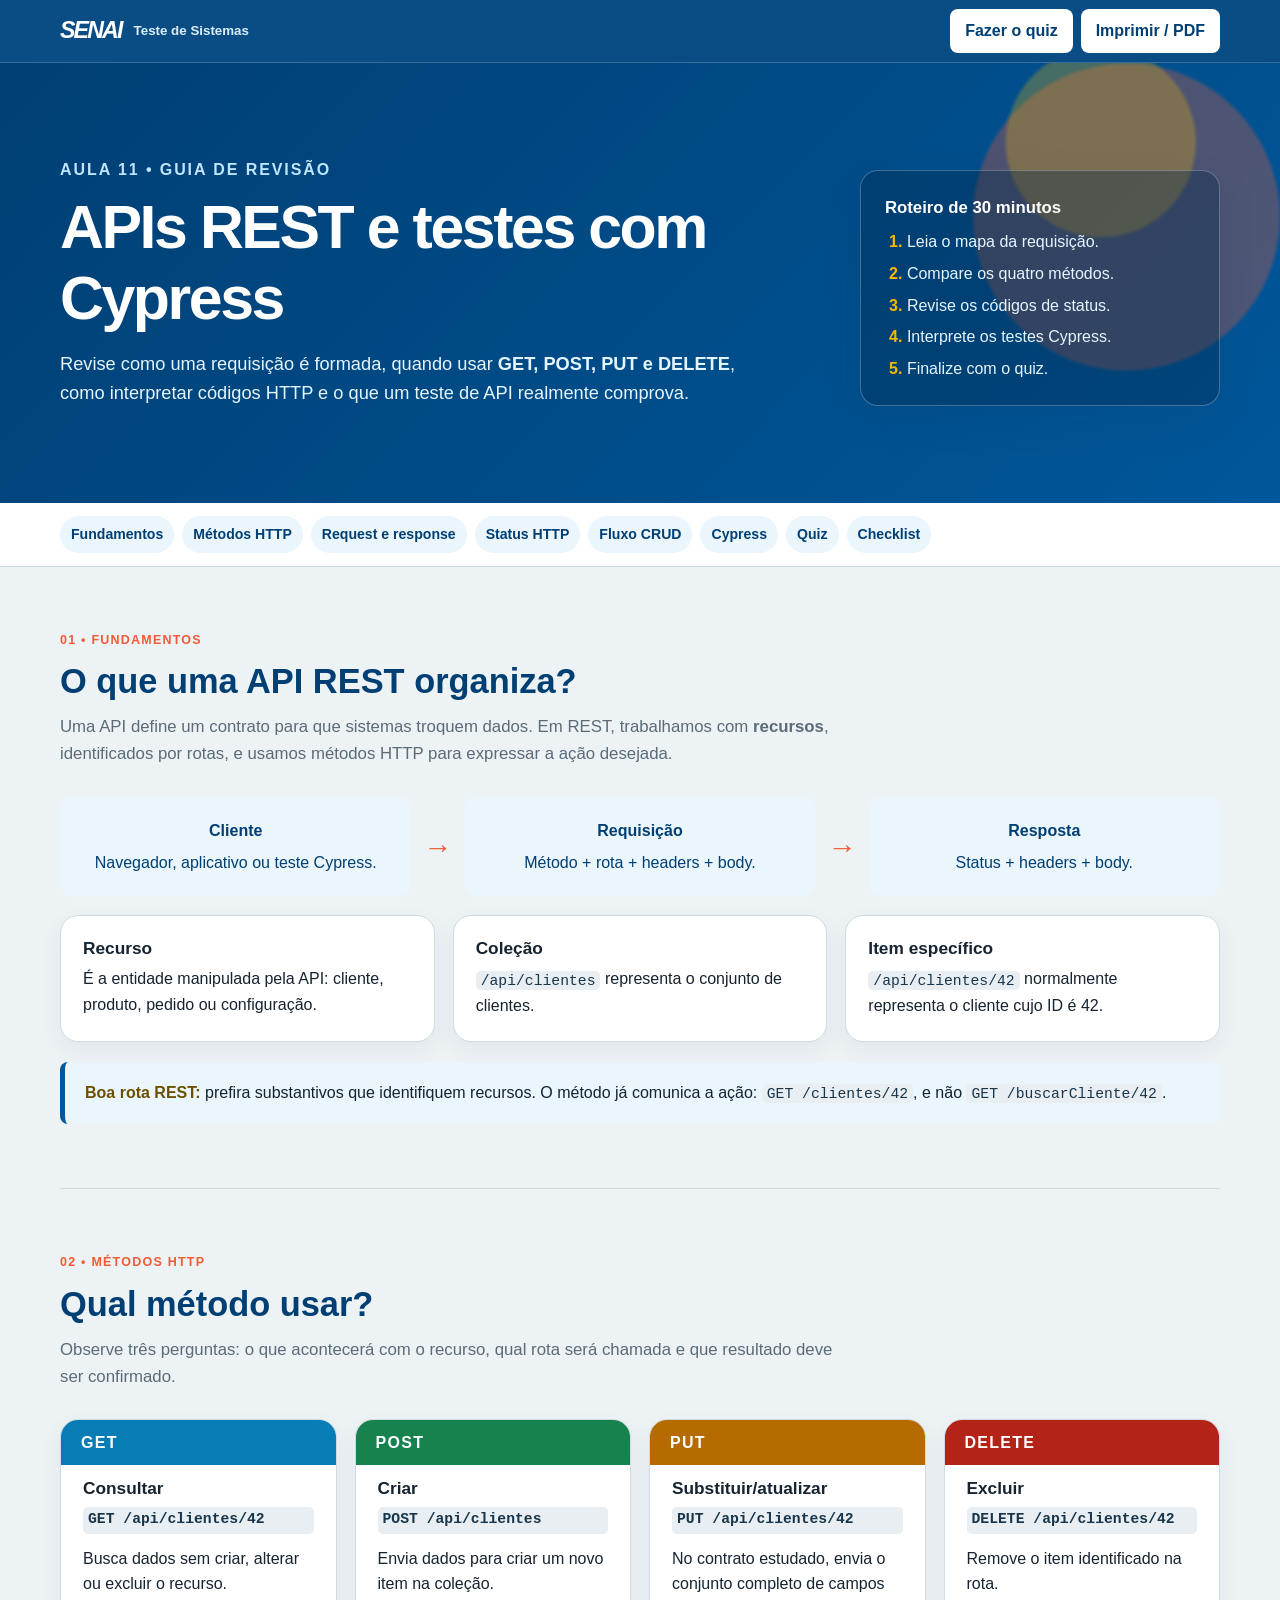
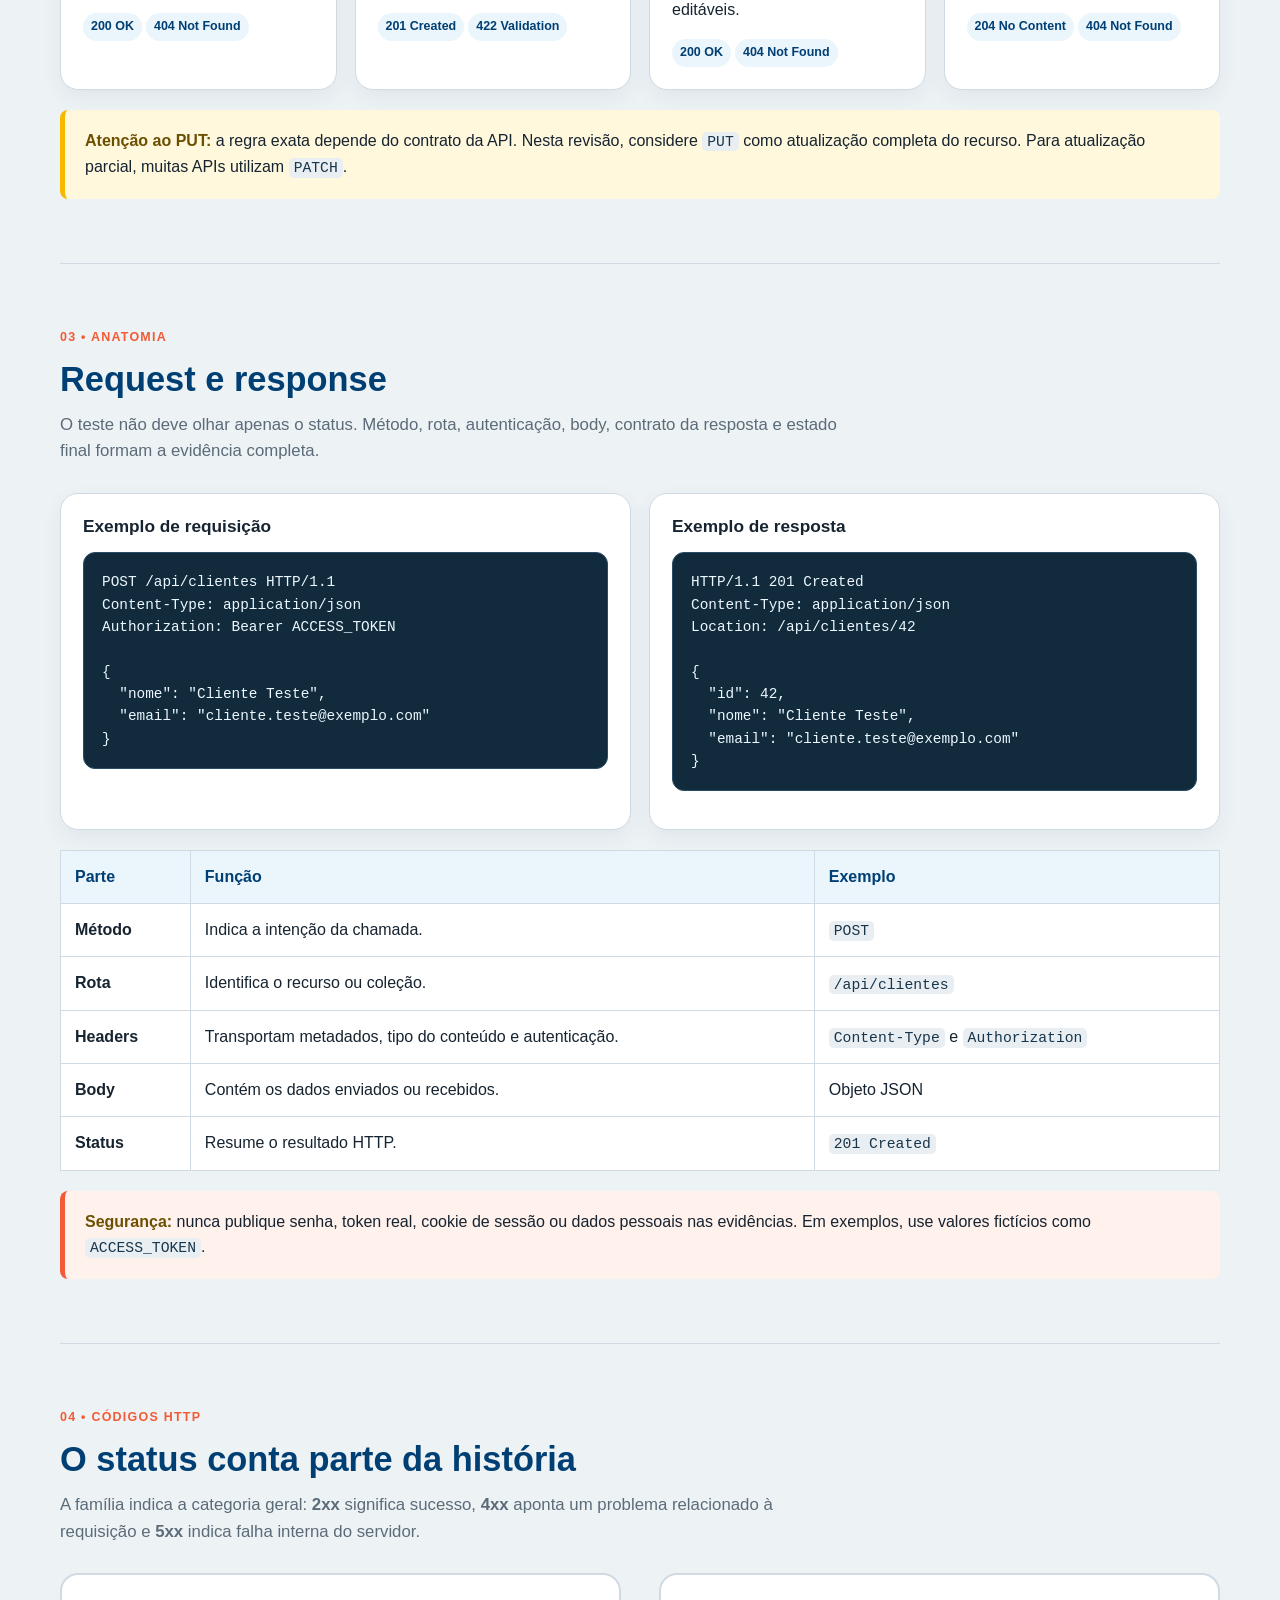
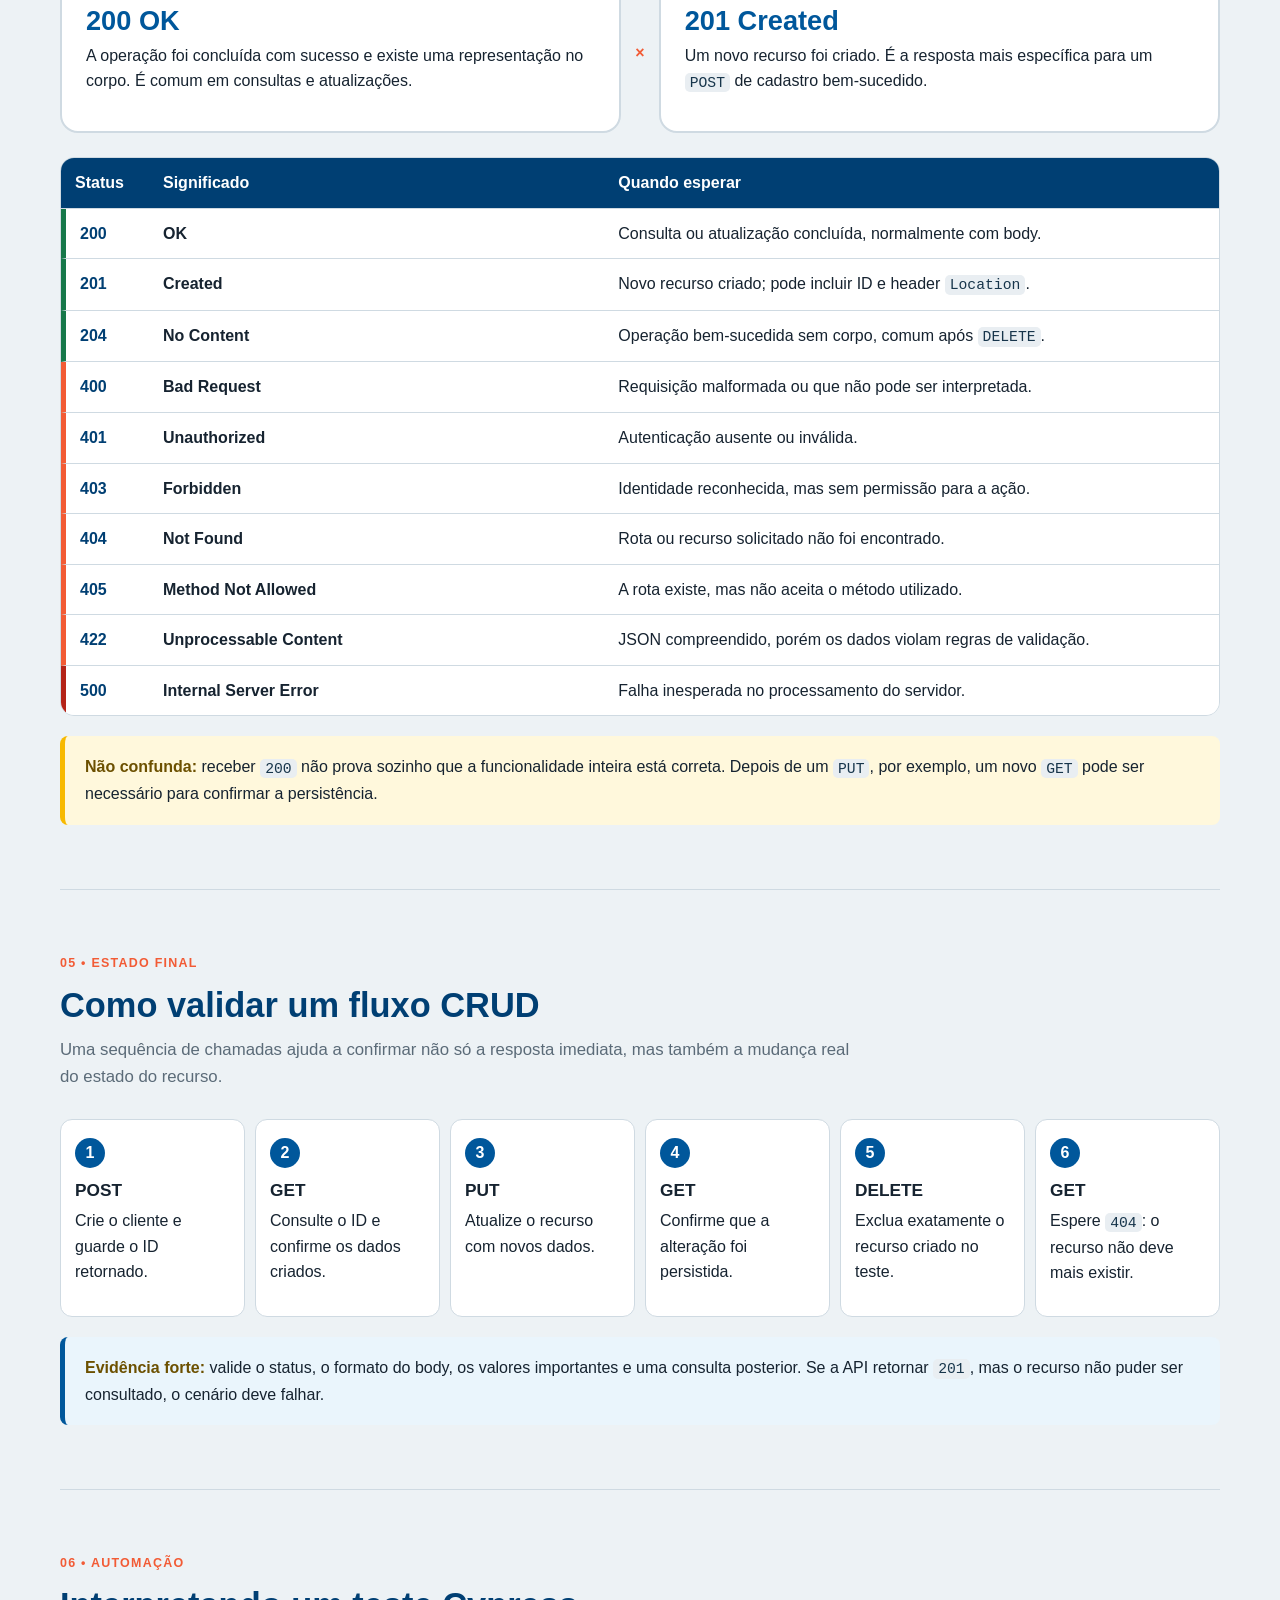
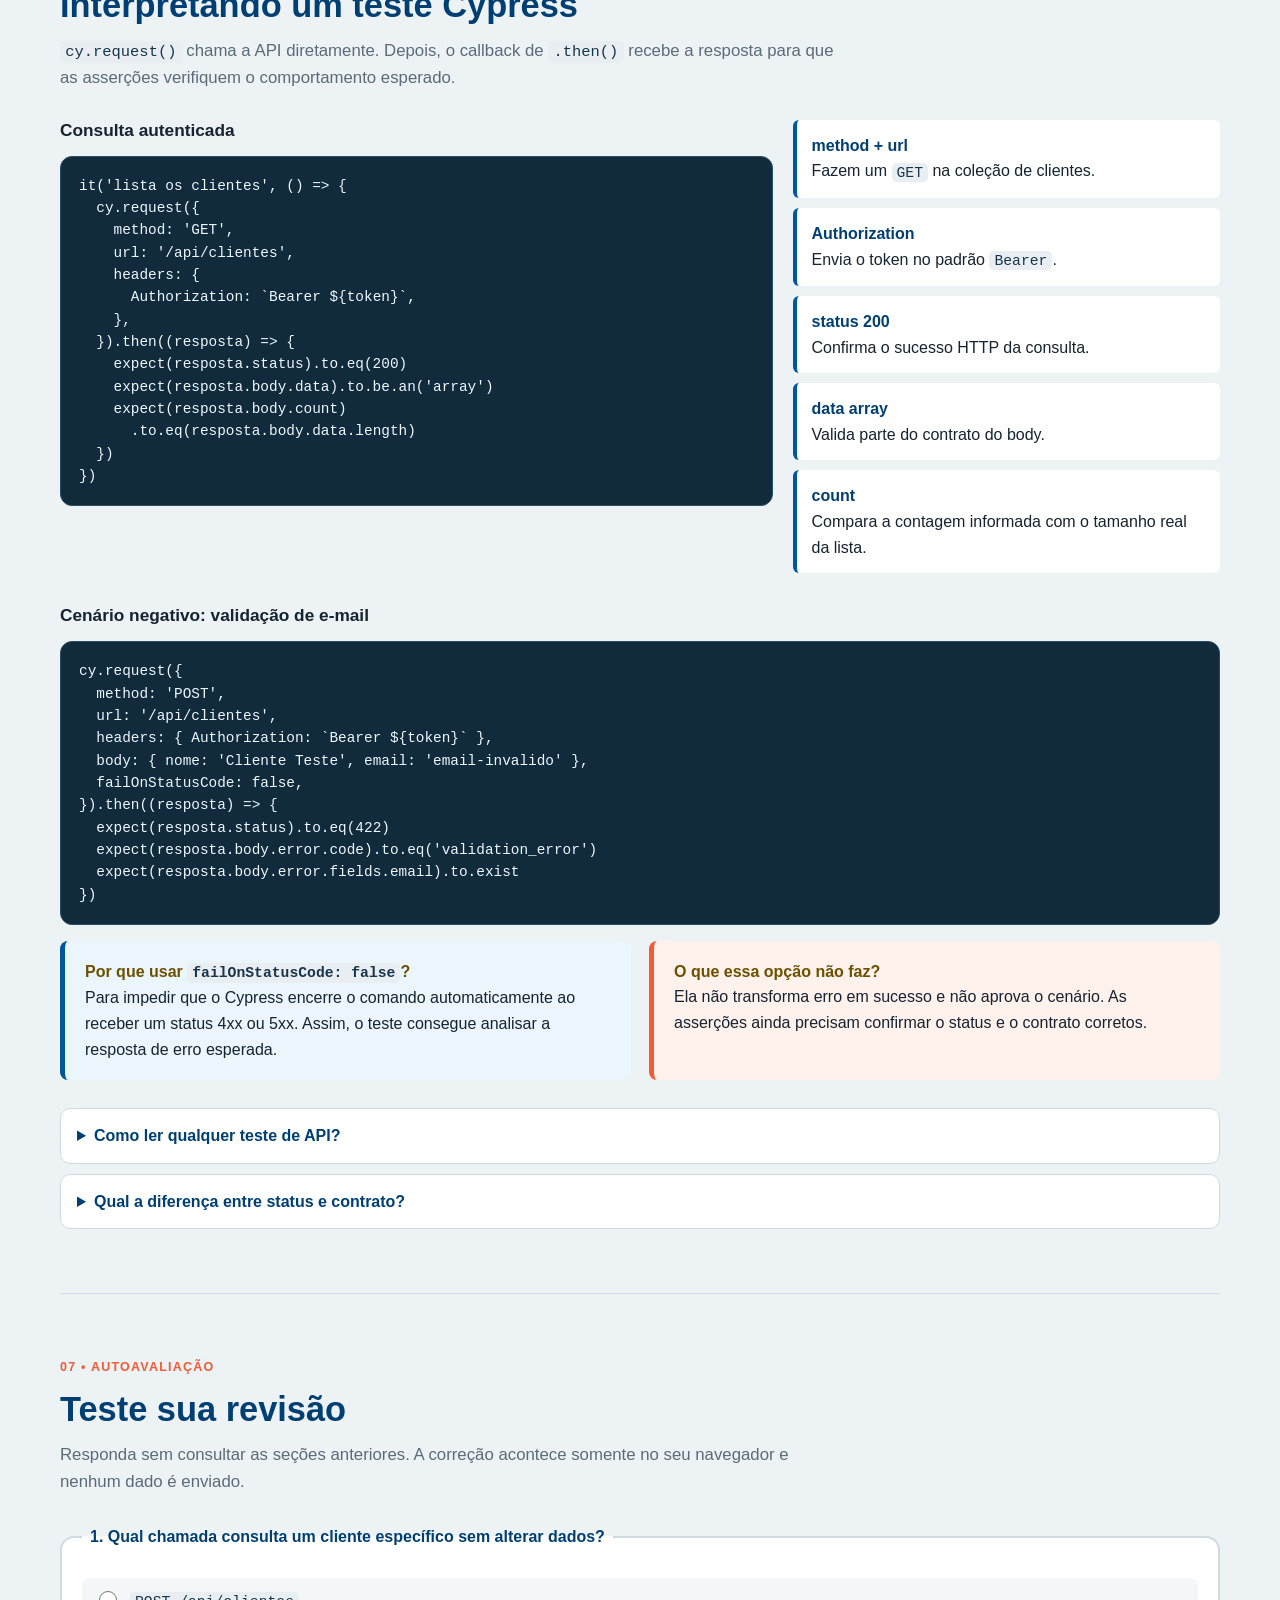
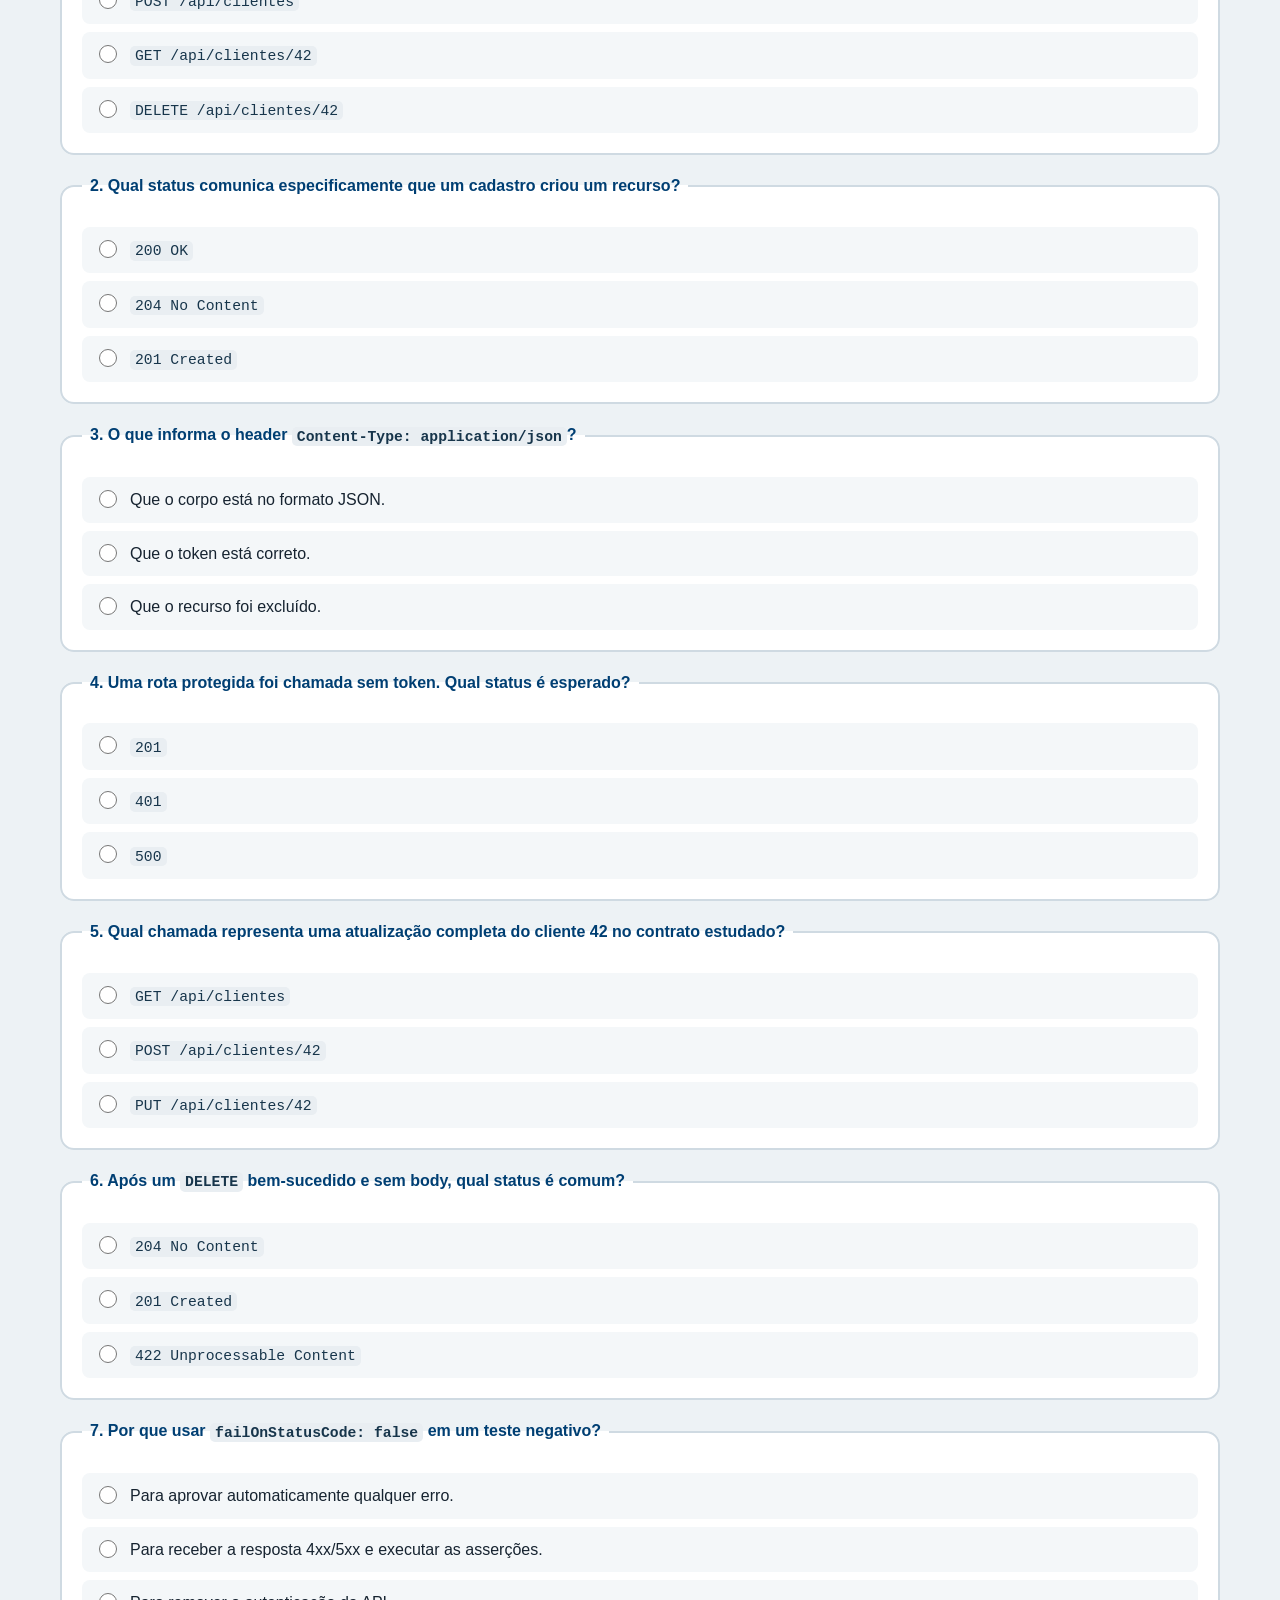
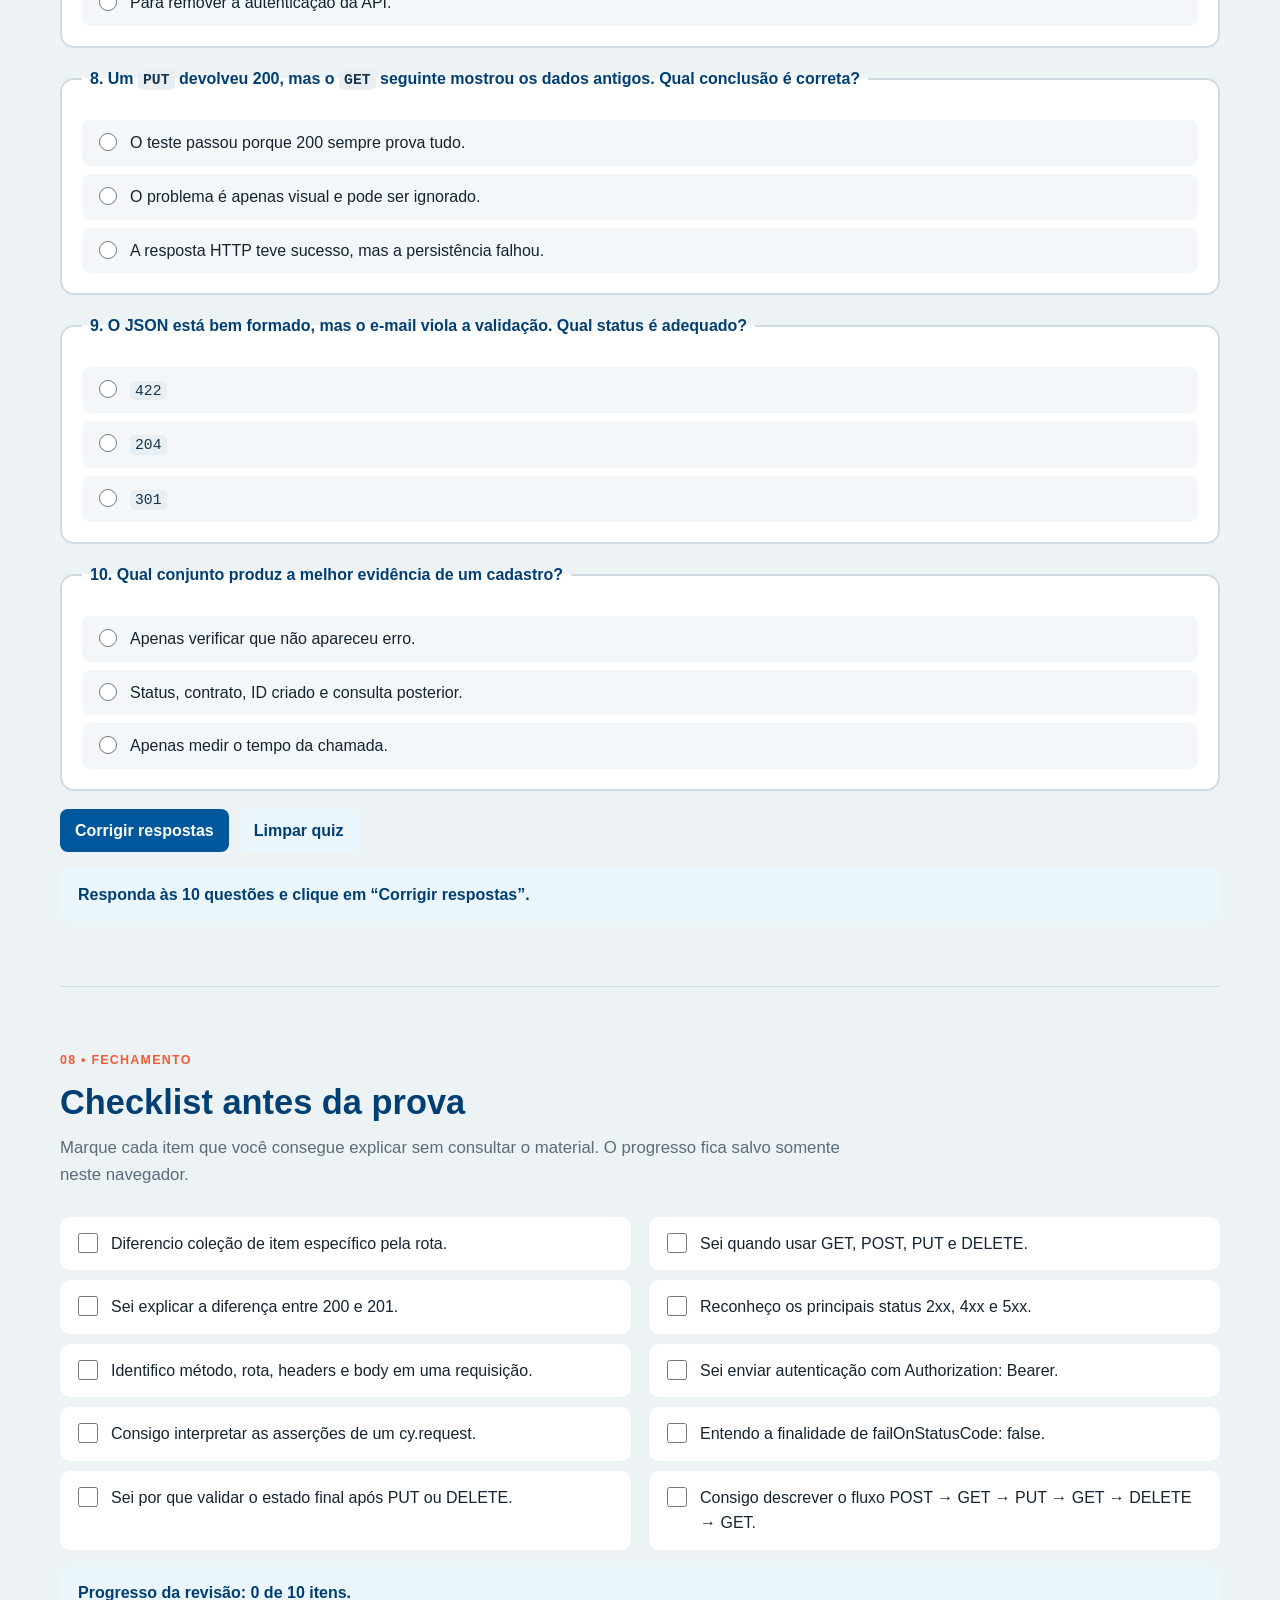
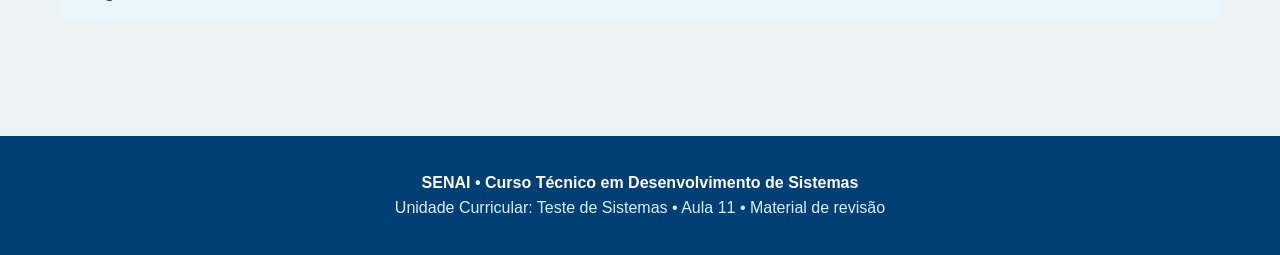
<file: testes/Revisao 11-11.html>
<!doctype html>
<html lang="pt-BR">
<head>
  <meta charset="utf-8">
  <meta name="viewport" content="width=device-width, initial-scale=1">
  <meta name="description" content="Material de revisão da Aula 11 sobre APIs REST, métodos HTTP, códigos de status e testes com Cypress.">
  <title>Revisão — APIs REST e Cypress | Aula 11</title>
  <style>
    :root {
      --senai-blue: #00579b;
      --senai-blue-dark: #003f73;
      --senai-blue-soft: #eaf5fc;
      --senai-orange: #f25b35;
      --senai-yellow: #f7b900;
      --ink: #162330;
      --muted: #5b6b78;
      --line: #cfdae2;
      --surface: #ffffff;
      --surface-soft: #f4f7f9;
      --success: #16784a;
      --danger: #b42318;
      --shadow: 0 14px 38px rgba(17, 53, 80, .12);
      --radius: 18px;
    }

    * { box-sizing: border-box; }
    html { scroll-behavior: smooth; }
    body {
      margin: 0;
      color: var(--ink);
      background: #edf2f5;
      font: 16px/1.6 Arial, Helvetica, sans-serif;
    }
    button, input { font: inherit; }
    a { color: var(--senai-blue); }
    code, pre { font-family: Consolas, "Courier New", monospace; }
    code {
      padding: .12em .34em;
      border-radius: 5px;
      background: #e9eef2;
      color: #17354b;
      font-size: .92em;
    }
    pre {
      margin: 16px 0;
      padding: 18px;
      border: 1px solid #294d64;
      border-radius: 12px;
      overflow: auto;
      color: #edf7ff;
      background: #112b3c;
      font-size: .9rem;
      line-height: 1.55;
      white-space: pre-wrap;
    }
    pre code { padding: 0; color: inherit; background: transparent; font-size: inherit; }
    h1, h2, h3 { line-height: 1.16; }
    h1 { margin: 10px 0 16px; font-size: clamp(2rem, 5vw, 3.8rem); letter-spacing: -.04em; }
    h2 { margin: 0 0 12px; color: var(--senai-blue-dark); font-size: clamp(1.55rem, 3vw, 2.15rem); }
    h3 { margin: 0 0 8px; font-size: 1.08rem; }
    p { margin: 0 0 12px; }
    ul, ol { margin: 8px 0 0; padding-left: 22px; }
    li + li { margin-top: 6px; }

    .skip-link {
      position: fixed;
      top: 8px;
      left: 8px;
      z-index: 20;
      padding: 8px 12px;
      transform: translateY(-160%);
      color: #fff;
      background: var(--senai-blue-dark);
      border-radius: 6px;
    }
    .skip-link:focus { transform: translateY(0); }
    .topbar {
      position: sticky;
      top: 0;
      z-index: 10;
      border-bottom: 1px solid rgba(255,255,255,.18);
      background: rgba(0, 70, 127, .96);
      color: #fff;
      backdrop-filter: blur(10px);
    }
    .topbar-inner {
      width: min(1160px, calc(100% - 32px));
      margin: auto;
      min-height: 62px;
      display: flex;
      align-items: center;
      justify-content: space-between;
      gap: 18px;
    }
    .brand { display: flex; align-items: center; gap: 12px; white-space: nowrap; }
    .wordmark {
      color: #fff;
      font-size: 1.45rem;
      font-weight: 900;
      font-style: italic;
      letter-spacing: -.08em;
    }
    .brand small { color: #d9efff; font-weight: 700; }
    .top-actions { display: flex; align-items: center; gap: 8px; }
    .button {
      display: inline-flex;
      align-items: center;
      justify-content: center;
      gap: 8px;
      min-height: 42px;
      padding: 9px 15px;
      border: 0;
      border-radius: 8px;
      cursor: pointer;
      color: #fff;
      background: var(--senai-blue);
      font-weight: 800;
      text-decoration: none;
    }
    .button:hover { filter: brightness(.94); }
    .button:focus-visible, input:focus-visible, summary:focus-visible {
      outline: 3px solid var(--senai-yellow);
      outline-offset: 3px;
    }
    .button-light { color: var(--senai-blue-dark); background: #fff; }
    .button-secondary { color: var(--senai-blue-dark); background: var(--senai-blue-soft); }

    .hero {
      color: #fff;
      background:
        radial-gradient(circle at 86% 18%, rgba(247,185,0,.28) 0 8%, transparent 8.4%),
        radial-gradient(circle at 88% 35%, rgba(242,91,53,.32) 0 13%, transparent 13.4%),
        linear-gradient(135deg, var(--senai-blue-dark), var(--senai-blue));
    }
    .hero-inner {
      width: min(1160px, calc(100% - 32px));
      min-height: 440px;
      margin: auto;
      padding: 70px 0 60px;
      display: grid;
      grid-template-columns: 1.35fr .65fr;
      gap: 52px;
      align-items: center;
    }
    .eyebrow { margin: 0; color: #bfe5ff; font-weight: 800; letter-spacing: .12em; text-transform: uppercase; }
    .lead { max-width: 720px; color: #e5f5ff; font-size: 1.14rem; }
    .hero-card {
      padding: 24px;
      border: 1px solid rgba(255,255,255,.26);
      border-radius: var(--radius);
      background: rgba(0,38,71,.35);
      box-shadow: var(--shadow);
    }
    .hero-card strong { display: block; margin-bottom: 8px; color: #fff; font-size: 1.05rem; }
    .hero-card ol { color: #e5f5ff; }
    .hero-card li::marker { color: var(--senai-yellow); font-weight: 900; }

    .section-nav {
      border-bottom: 1px solid var(--line);
      background: var(--surface);
    }
    .section-nav-inner {
      width: min(1160px, calc(100% - 32px));
      margin: auto;
      padding: 13px 0;
      display: flex;
      gap: 8px;
      overflow-x: auto;
    }
    .section-nav a {
      padding: 7px 11px;
      border-radius: 999px;
      color: var(--senai-blue-dark);
      background: var(--senai-blue-soft);
      font-size: .88rem;
      font-weight: 800;
      text-decoration: none;
      white-space: nowrap;
    }

    main { width: min(1160px, calc(100% - 32px)); margin: 0 auto; }
    .content-section { padding: 64px 0; scroll-margin-top: 75px; }
    .content-section + .content-section { border-top: 1px solid var(--line); }
    .section-intro { max-width: 790px; margin-bottom: 28px; color: var(--muted); font-size: 1.05rem; }
    .kicker { color: var(--senai-orange); font-weight: 900; letter-spacing: .1em; text-transform: uppercase; font-size: .78rem; }
    .grid { display: grid; gap: 18px; }
    .grid-2 { grid-template-columns: repeat(2, minmax(0, 1fr)); }
    .grid-3 { grid-template-columns: repeat(3, minmax(0, 1fr)); }
    .grid-4 { grid-template-columns: repeat(4, minmax(0, 1fr)); }
    .card {
      padding: 22px;
      border: 1px solid var(--line);
      border-radius: var(--radius);
      background: var(--surface);
      box-shadow: 0 8px 22px rgba(21, 55, 77, .06);
    }
    .card p:last-child { margin-bottom: 0; }
    .method-card { position: relative; overflow: hidden; padding-top: 58px; }
    .method {
      position: absolute;
      top: 0;
      left: 0;
      right: 0;
      padding: 10px 20px;
      color: #fff;
      font-weight: 900;
      letter-spacing: .08em;
    }
    .get { background: #087db5; }
    .post { background: #16834f; }
    .put { background: #b56b00; }
    .delete { background: #b42318; }
    .route { display: block; margin: 9px 0 12px; font-weight: 800; }
    .pill {
      display: inline-block;
      margin: 4px 4px 0 0;
      padding: 4px 8px;
      border-radius: 999px;
      color: var(--senai-blue-dark);
      background: var(--senai-blue-soft);
      font-size: .78rem;
      font-weight: 800;
    }
    .callout {
      margin-top: 20px;
      padding: 18px 20px;
      border-left: 5px solid var(--senai-yellow);
      border-radius: 8px;
      background: #fff8dc;
    }
    .callout strong { color: #6c5000; }
    .callout.danger { border-left-color: var(--senai-orange); background: #fff1ec; }
    .callout.info { border-left-color: var(--senai-blue); background: var(--senai-blue-soft); }

    .flow {
      display: grid;
      grid-template-columns: 1fr auto 1fr auto 1fr;
      gap: 12px;
      align-items: stretch;
    }
    .flow-step {
      padding: 22px;
      border-radius: 14px;
      color: var(--senai-blue-dark);
      background: var(--senai-blue-soft);
      text-align: center;
    }
    .flow-step b { display: block; margin-bottom: 6px; }
    .arrow { align-self: center; color: var(--senai-orange); font-size: 1.8rem; font-weight: 900; }
    .anatomy { border-collapse: collapse; width: 100%; background: #fff; }
    .anatomy th, .anatomy td { padding: 13px 14px; border: 1px solid var(--line); text-align: left; vertical-align: top; }
    .anatomy th { color: var(--senai-blue-dark); background: var(--senai-blue-soft); }

    .status-grid { display: grid; grid-template-columns: 88px 1fr 1.35fr; border: 1px solid var(--line); border-radius: 14px; overflow: hidden; }
    .status-grid > div { padding: 12px 14px; border-bottom: 1px solid var(--line); background: #fff; }
    .status-grid > div:nth-last-child(-n+3) { border-bottom: 0; }
    .status-grid .status-head { color: #fff; background: var(--senai-blue-dark); font-weight: 800; }
    .status-code { font-weight: 900; color: var(--senai-blue-dark); }
    .status-ok { border-left: 5px solid var(--success); }
    .status-client { border-left: 5px solid var(--senai-orange); }
    .status-server { border-left: 5px solid var(--danger); }
    .compare {
      margin: 24px 0;
      display: grid;
      grid-template-columns: 1fr auto 1fr;
      gap: 14px;
      align-items: stretch;
    }
    .compare-card { padding: 24px; border: 2px solid var(--line); border-radius: var(--radius); background: #fff; }
    .compare-card strong { display: block; color: var(--senai-blue); font-size: 1.7rem; }
    .compare-vs { align-self: center; color: var(--senai-orange); font-weight: 900; }

    .sequence { counter-reset: step; display: grid; grid-template-columns: repeat(6, 1fr); gap: 10px; }
    .sequence article {
      counter-increment: step;
      min-height: 160px;
      padding: 18px 14px;
      border: 1px solid var(--line);
      border-radius: 12px;
      background: #fff;
    }
    .sequence article::before {
      content: counter(step);
      display: grid;
      width: 30px;
      height: 30px;
      margin-bottom: 12px;
      place-items: center;
      border-radius: 50%;
      color: #fff;
      background: var(--senai-blue);
      font-weight: 900;
    }

    .code-layout { display: grid; grid-template-columns: minmax(0, 1.25fr) minmax(290px, .75fr); gap: 20px; align-items: start; }
    .line-notes { display: grid; gap: 10px; }
    .line-note { padding: 13px 15px; border-left: 4px solid var(--senai-blue); background: #fff; border-radius: 6px; }
    .line-note b { color: var(--senai-blue-dark); }
    details {
      border: 1px solid var(--line);
      border-radius: 10px;
      background: #fff;
    }
    details + details { margin-top: 10px; }
    summary { padding: 14px 16px; cursor: pointer; color: var(--senai-blue-dark); font-weight: 800; }
    details > div { padding: 0 16px 16px; }

    .quiz { display: grid; gap: 18px; }
    .question {
      margin: 0;
      padding: 20px;
      border: 2px solid var(--line);
      border-radius: 14px;
      background: #fff;
    }
    .question.correct { border-color: var(--success); background: #f0fbf5; }
    .question.incorrect { border-color: var(--danger); background: #fff5f3; }
    .question legend { padding: 0 8px; font-weight: 900; color: var(--senai-blue-dark); }
    .option {
      display: flex;
      gap: 10px;
      margin-top: 8px;
      padding: 10px 12px;
      border-radius: 8px;
      cursor: pointer;
      background: var(--surface-soft);
    }
    .option:hover { background: var(--senai-blue-soft); }
    .option input { width: 18px; height: 18px; margin-top: 3px; accent-color: var(--senai-blue); }
    .explanation { margin: 14px 0 0; padding: 12px 14px; border-radius: 8px; background: #e7eef3; }
    .quiz-actions { display: flex; flex-wrap: wrap; gap: 10px; align-items: center; }
    .score {
      min-height: 52px;
      margin-top: 16px;
      padding: 14px 18px;
      border-radius: 10px;
      color: var(--senai-blue-dark);
      background: var(--senai-blue-soft);
      font-weight: 900;
    }

    .checklist { display: grid; grid-template-columns: repeat(2, 1fr); gap: 10px 18px; }
    .check-item { display: flex; gap: 10px; padding: 14px; border-radius: 10px; background: #fff; }
    .check-item input { flex: 0 0 auto; width: 20px; height: 20px; margin-top: 2px; accent-color: var(--success); }
    .footer {
      margin-top: 40px;
      padding: 34px 16px;
      color: #d9efff;
      background: var(--senai-blue-dark);
      text-align: center;
    }
    .footer strong { color: #fff; }

    @media (max-width: 920px) {
      .hero-inner, .code-layout { grid-template-columns: 1fr; }
      .hero-inner { gap: 24px; }
      .grid-4 { grid-template-columns: repeat(2, minmax(0, 1fr)); }
      .grid-3 { grid-template-columns: 1fr; }
      .sequence { grid-template-columns: repeat(3, 1fr); }
    }
    @media (max-width: 650px) {
      body { font-size: 15px; }
      .topbar-inner { min-height: 58px; }
      .brand small { display: none; }
      .top-actions .button:first-child { display: none; }
      .hero-inner { min-height: auto; padding: 48px 0; }
      .grid-2, .grid-4, .checklist { grid-template-columns: 1fr; }
      .flow { grid-template-columns: 1fr; }
      .arrow { transform: rotate(90deg); justify-self: center; }
      .status-grid { grid-template-columns: 72px 1fr; }
      .status-grid > div:nth-child(3n) { grid-column: 1 / -1; padding-top: 0; }
      .status-grid .status-head:nth-child(3) { display: none; }
      .status-grid > div:nth-last-child(-n+3) { border-bottom: 1px solid var(--line); }
      .status-grid > div:last-child { border-bottom: 0; }
      .compare { grid-template-columns: 1fr; }
      .compare-vs { justify-self: center; }
      .sequence { grid-template-columns: 1fr 1fr; }
    }
    @media print {
      body { color: #000; background: #fff; font-size: 10pt; }
      .topbar, .section-nav, .quiz-actions, .check-item input { display: none !important; }
      .hero { color: #000; background: #fff; border-bottom: 3px solid var(--senai-blue); }
      .hero-inner { min-height: auto; padding: 12mm 0 8mm; grid-template-columns: 1.35fr .65fr; }
      .eyebrow, .lead, .hero-card ol { color: #263b4a; }
      .hero-card { border-color: var(--line); background: #fff; box-shadow: none; }
      .hero-card strong { color: #000; }
      main, .hero-inner { width: 100%; }
      .content-section { padding: 9mm 0; }
      .card, .question, details, .compare-card, .sequence article { box-shadow: none; break-inside: avoid; }
      .grid-4 { grid-template-columns: repeat(2, 1fr); }
      .sequence { grid-template-columns: repeat(3, 1fr); }
      .explanation[hidden] { display: block; }
      .footer { margin-top: 8mm; padding: 8mm; color: #000; background: #fff; border-top: 2px solid var(--senai-blue); }
      .footer strong { color: #000; }
      @page { size: A4; margin: 14mm; }
    }
  </style>
</head>
<body>
  <a class="skip-link" href="#conteudo">Ir para o conteúdo</a>

  <header class="topbar">
    <div class="topbar-inner">
      <div class="brand"><span class="wordmark">SENAI</span><small>Teste de Sistemas</small></div>
      <div class="top-actions">
        <a class="button button-light" href="#quiz">Fazer o quiz</a>
        <button class="button button-light" type="button" onclick="window.print()">Imprimir / PDF</button>
      </div>
    </div>
  </header>

  <section class="hero" aria-labelledby="titulo-principal">
    <div class="hero-inner">
      <div>
        <p class="eyebrow">Aula 11 • Guia de revisão</p>
        <h1 id="titulo-principal">APIs REST e testes com Cypress</h1>
        <p class="lead">Revise como uma requisição é formada, quando usar <strong>GET, POST, PUT e DELETE</strong>, como interpretar códigos HTTP e o que um teste de API realmente comprova.</p>
      </div>
      <aside class="hero-card" aria-label="Roteiro sugerido">
        <strong>Roteiro de 30 minutos</strong>
        <ol>
          <li>Leia o mapa da requisição.</li>
          <li>Compare os quatro métodos.</li>
          <li>Revise os códigos de status.</li>
          <li>Interprete os testes Cypress.</li>
          <li>Finalize com o quiz.</li>
        </ol>
      </aside>
    </div>
  </section>

  <nav class="section-nav" aria-label="Seções da revisão">
    <div class="section-nav-inner">
      <a href="#fundamentos">Fundamentos</a>
      <a href="#metodos">Métodos HTTP</a>
      <a href="#requisicao">Request e response</a>
      <a href="#status">Status HTTP</a>
      <a href="#crud">Fluxo CRUD</a>
      <a href="#cypress">Cypress</a>
      <a href="#quiz">Quiz</a>
      <a href="#checklist">Checklist</a>
    </div>
  </nav>

  <main id="conteudo">
    <section class="content-section" id="fundamentos">
      <p class="kicker">01 • Fundamentos</p>
      <h2>O que uma API REST organiza?</h2>
      <p class="section-intro">Uma API define um contrato para que sistemas troquem dados. Em REST, trabalhamos com <strong>recursos</strong>, identificados por rotas, e usamos métodos HTTP para expressar a ação desejada.</p>

      <div class="flow" aria-label="Fluxo básico de uma chamada à API">
        <div class="flow-step"><b>Cliente</b>Navegador, aplicativo ou teste Cypress.</div>
        <div class="arrow" aria-hidden="true">→</div>
        <div class="flow-step"><b>Requisição</b>Método + rota + headers + body.</div>
        <div class="arrow" aria-hidden="true">→</div>
        <div class="flow-step"><b>Resposta</b>Status + headers + body.</div>
      </div>

      <div class="grid grid-3" style="margin-top:18px">
        <article class="card">
          <h3>Recurso</h3>
          <p>É a entidade manipulada pela API: cliente, produto, pedido ou configuração.</p>
        </article>
        <article class="card">
          <h3>Coleção</h3>
          <p><code>/api/clientes</code> representa o conjunto de clientes.</p>
        </article>
        <article class="card">
          <h3>Item específico</h3>
          <p><code>/api/clientes/42</code> normalmente representa o cliente cujo ID é 42.</p>
        </article>
      </div>

      <div class="callout info"><strong>Boa rota REST:</strong> prefira substantivos que identifiquem recursos. O método já comunica a ação: <code>GET /clientes/42</code>, e não <code>GET /buscarCliente/42</code>.</div>
    </section>

    <section class="content-section" id="metodos">
      <p class="kicker">02 • Métodos HTTP</p>
      <h2>Qual método usar?</h2>
      <p class="section-intro">Observe três perguntas: o que acontecerá com o recurso, qual rota será chamada e que resultado deve ser confirmado.</p>

      <div class="grid grid-4">
        <article class="card method-card">
          <div class="method get">GET</div>
          <h3>Consultar</h3>
          <code class="route">GET /api/clientes/42</code>
          <p>Busca dados sem criar, alterar ou excluir o recurso.</p>
          <span class="pill">200 OK</span><span class="pill">404 Not Found</span>
        </article>
        <article class="card method-card">
          <div class="method post">POST</div>
          <h3>Criar</h3>
          <code class="route">POST /api/clientes</code>
          <p>Envia dados para criar um novo item na coleção.</p>
          <span class="pill">201 Created</span><span class="pill">422 Validation</span>
        </article>
        <article class="card method-card">
          <div class="method put">PUT</div>
          <h3>Substituir/atualizar</h3>
          <code class="route">PUT /api/clientes/42</code>
          <p>No contrato estudado, envia o conjunto completo de campos editáveis.</p>
          <span class="pill">200 OK</span><span class="pill">404 Not Found</span>
        </article>
        <article class="card method-card">
          <div class="method delete">DELETE</div>
          <h3>Excluir</h3>
          <code class="route">DELETE /api/clientes/42</code>
          <p>Remove o item identificado na rota.</p>
          <span class="pill">204 No Content</span><span class="pill">404 Not Found</span>
        </article>
      </div>

      <div class="callout"><strong>Atenção ao PUT:</strong> a regra exata depende do contrato da API. Nesta revisão, considere <code>PUT</code> como atualização completa do recurso. Para atualização parcial, muitas APIs utilizam <code>PATCH</code>.</div>
    </section>

    <section class="content-section" id="requisicao">
      <p class="kicker">03 • Anatomia</p>
      <h2>Request e response</h2>
      <p class="section-intro">O teste não deve olhar apenas o status. Método, rota, autenticação, body, contrato da resposta e estado final formam a evidência completa.</p>

      <div class="grid grid-2">
        <article class="card">
          <h3>Exemplo de requisição</h3>
          <pre><code>POST /api/clientes HTTP/1.1
Content-Type: application/json
Authorization: Bearer ACCESS_TOKEN

{
  "nome": "Cliente Teste",
  "email": "cliente.teste@exemplo.com"
}</code></pre>
        </article>
        <article class="card">
          <h3>Exemplo de resposta</h3>
          <pre><code>HTTP/1.1 201 Created
Content-Type: application/json
Location: /api/clientes/42

{
  "id": 42,
  "nome": "Cliente Teste",
  "email": "cliente.teste@exemplo.com"
}</code></pre>
        </article>
      </div>

      <div style="overflow-x:auto; margin-top:20px">
        <table class="anatomy">
          <thead><tr><th>Parte</th><th>Função</th><th>Exemplo</th></tr></thead>
          <tbody>
            <tr><td><strong>Método</strong></td><td>Indica a intenção da chamada.</td><td><code>POST</code></td></tr>
            <tr><td><strong>Rota</strong></td><td>Identifica o recurso ou coleção.</td><td><code>/api/clientes</code></td></tr>
            <tr><td><strong>Headers</strong></td><td>Transportam metadados, tipo do conteúdo e autenticação.</td><td><code>Content-Type</code> e <code>Authorization</code></td></tr>
            <tr><td><strong>Body</strong></td><td>Contém os dados enviados ou recebidos.</td><td>Objeto JSON</td></tr>
            <tr><td><strong>Status</strong></td><td>Resume o resultado HTTP.</td><td><code>201 Created</code></td></tr>
          </tbody>
        </table>
      </div>

      <div class="callout danger"><strong>Segurança:</strong> nunca publique senha, token real, cookie de sessão ou dados pessoais nas evidências. Em exemplos, use valores fictícios como <code>ACCESS_TOKEN</code>.</div>
    </section>

    <section class="content-section" id="status">
      <p class="kicker">04 • Códigos HTTP</p>
      <h2>O status conta parte da história</h2>
      <p class="section-intro">A família indica a categoria geral: <strong>2xx</strong> significa sucesso, <strong>4xx</strong> aponta um problema relacionado à requisição e <strong>5xx</strong> indica falha interna do servidor.</p>

      <div class="compare" aria-label="Comparação entre os status 200 e 201">
        <article class="compare-card">
          <strong>200 OK</strong>
          <p>A operação foi concluída com sucesso e existe uma representação no corpo. É comum em consultas e atualizações.</p>
        </article>
        <div class="compare-vs">×</div>
        <article class="compare-card">
          <strong>201 Created</strong>
          <p>Um novo recurso foi criado. É a resposta mais específica para um <code>POST</code> de cadastro bem-sucedido.</p>
        </article>
      </div>

      <div class="status-grid" role="table" aria-label="Tabela de códigos HTTP">
        <div class="status-head" role="columnheader">Status</div><div class="status-head" role="columnheader">Significado</div><div class="status-head" role="columnheader">Quando esperar</div>
        <div class="status-code status-ok">200</div><div><strong>OK</strong></div><div>Consulta ou atualização concluída, normalmente com body.</div>
        <div class="status-code status-ok">201</div><div><strong>Created</strong></div><div>Novo recurso criado; pode incluir ID e header <code>Location</code>.</div>
        <div class="status-code status-ok">204</div><div><strong>No Content</strong></div><div>Operação bem-sucedida sem corpo, comum após <code>DELETE</code>.</div>
        <div class="status-code status-client">400</div><div><strong>Bad Request</strong></div><div>Requisição malformada ou que não pode ser interpretada.</div>
        <div class="status-code status-client">401</div><div><strong>Unauthorized</strong></div><div>Autenticação ausente ou inválida.</div>
        <div class="status-code status-client">403</div><div><strong>Forbidden</strong></div><div>Identidade reconhecida, mas sem permissão para a ação.</div>
        <div class="status-code status-client">404</div><div><strong>Not Found</strong></div><div>Rota ou recurso solicitado não foi encontrado.</div>
        <div class="status-code status-client">405</div><div><strong>Method Not Allowed</strong></div><div>A rota existe, mas não aceita o método utilizado.</div>
        <div class="status-code status-client">422</div><div><strong>Unprocessable Content</strong></div><div>JSON compreendido, porém os dados violam regras de validação.</div>
        <div class="status-code status-server">500</div><div><strong>Internal Server Error</strong></div><div>Falha inesperada no processamento do servidor.</div>
      </div>

      <div class="callout"><strong>Não confunda:</strong> receber <code>200</code> não prova sozinho que a funcionalidade inteira está correta. Depois de um <code>PUT</code>, por exemplo, um novo <code>GET</code> pode ser necessário para confirmar a persistência.</div>
    </section>

    <section class="content-section" id="crud">
      <p class="kicker">05 • Estado final</p>
      <h2>Como validar um fluxo CRUD</h2>
      <p class="section-intro">Uma sequência de chamadas ajuda a confirmar não só a resposta imediata, mas também a mudança real do estado do recurso.</p>

      <div class="sequence">
        <article><h3>POST</h3><p>Crie o cliente e guarde o ID retornado.</p></article>
        <article><h3>GET</h3><p>Consulte o ID e confirme os dados criados.</p></article>
        <article><h3>PUT</h3><p>Atualize o recurso com novos dados.</p></article>
        <article><h3>GET</h3><p>Confirme que a alteração foi persistida.</p></article>
        <article><h3>DELETE</h3><p>Exclua exatamente o recurso criado no teste.</p></article>
        <article><h3>GET</h3><p>Espere <code>404</code>: o recurso não deve mais existir.</p></article>
      </div>

      <div class="callout info"><strong>Evidência forte:</strong> valide o status, o formato do body, os valores importantes e uma consulta posterior. Se a API retornar <code>201</code>, mas o recurso não puder ser consultado, o cenário deve falhar.</div>
    </section>

    <section class="content-section" id="cypress">
      <p class="kicker">06 • Automação</p>
      <h2>Interpretando um teste Cypress</h2>
      <p class="section-intro"><code>cy.request()</code> chama a API diretamente. Depois, o callback de <code>.then()</code> recebe a resposta para que as asserções verifiquem o comportamento esperado.</p>

      <div class="code-layout">
        <article>
          <h3>Consulta autenticada</h3>
          <pre><code>it('lista os clientes', () =&gt; {
  cy.request({
    method: 'GET',
    url: '/api/clientes',
    headers: {
      Authorization: `Bearer ${token}`,
    },
  }).then((resposta) =&gt; {
    expect(resposta.status).to.eq(200)
    expect(resposta.body.data).to.be.an('array')
    expect(resposta.body.count)
      .to.eq(resposta.body.data.length)
  })
})</code></pre>
        </article>
        <aside class="line-notes">
          <div class="line-note"><b>method + url</b><br>Fazem um <code>GET</code> na coleção de clientes.</div>
          <div class="line-note"><b>Authorization</b><br>Envia o token no padrão <code>Bearer</code>.</div>
          <div class="line-note"><b>status 200</b><br>Confirma o sucesso HTTP da consulta.</div>
          <div class="line-note"><b>data array</b><br>Valida parte do contrato do body.</div>
          <div class="line-note"><b>count</b><br>Compara a contagem informada com o tamanho real da lista.</div>
        </aside>
      </div>

      <h3 style="margin-top:32px">Cenário negativo: validação de e-mail</h3>
      <pre><code>cy.request({
  method: 'POST',
  url: '/api/clientes',
  headers: { Authorization: `Bearer ${token}` },
  body: { nome: 'Cliente Teste', email: 'email-invalido' },
  failOnStatusCode: false,
}).then((resposta) =&gt; {
  expect(resposta.status).to.eq(422)
  expect(resposta.body.error.code).to.eq('validation_error')
  expect(resposta.body.error.fields.email).to.exist
})</code></pre>

      <div class="grid grid-2">
        <div class="callout info" style="margin:0"><strong>Por que usar <code>failOnStatusCode: false</code>?</strong><br>Para impedir que o Cypress encerre o comando automaticamente ao receber um status 4xx ou 5xx. Assim, o teste consegue analisar a resposta de erro esperada.</div>
        <div class="callout danger" style="margin:0"><strong>O que essa opção não faz?</strong><br>Ela não transforma erro em sucesso e não aprova o cenário. As asserções ainda precisam confirmar o status e o contrato corretos.</div>
      </div>

      <div style="margin-top:28px">
        <details>
          <summary>Como ler qualquer teste de API?</summary>
          <div><ol><li>Identifique o cenário descrito no <code>it</code>.</li><li>Localize método, rota, headers e body.</li><li>Descubra qual resposta é esperada.</li><li>Traduza cada <code>expect</code> em uma regra verificável.</li><li>Conclua o que o conjunto das asserções comprova — e o que ainda não comprova.</li></ol></div>
        </details>
        <details>
          <summary>Qual a diferença entre status e contrato?</summary>
          <div><p>O status resume o resultado HTTP. O contrato descreve a estrutura e os tipos do body. Um endpoint pode devolver <code>200</code> e ainda assim estar incorreto se <code>data</code> deveria ser um array, mas veio como texto.</p></div>
        </details>
      </div>
    </section>

    <section class="content-section" id="quiz">
      <p class="kicker">07 • Autoavaliação</p>
      <h2>Teste sua revisão</h2>
      <p class="section-intro">Responda sem consultar as seções anteriores. A correção acontece somente no seu navegador e nenhum dado é enviado.</p>

      <form id="quiz-form" class="quiz">
        <fieldset class="question" data-answer="b">
          <legend>1. Qual chamada consulta um cliente específico sem alterar dados?</legend>
          <label class="option"><input type="radio" name="q1" value="a"> <span><code>POST /api/clientes</code></span></label>
          <label class="option"><input type="radio" name="q1" value="b"> <span><code>GET /api/clientes/42</code></span></label>
          <label class="option"><input type="radio" name="q1" value="c"> <span><code>DELETE /api/clientes/42</code></span></label>
          <p class="explanation" hidden><strong>Resposta:</strong> <code>GET</code> consulta o recurso indicado na rota.</p>
        </fieldset>

        <fieldset class="question" data-answer="c">
          <legend>2. Qual status comunica especificamente que um cadastro criou um recurso?</legend>
          <label class="option"><input type="radio" name="q2" value="a"> <span><code>200 OK</code></span></label>
          <label class="option"><input type="radio" name="q2" value="b"> <span><code>204 No Content</code></span></label>
          <label class="option"><input type="radio" name="q2" value="c"> <span><code>201 Created</code></span></label>
          <p class="explanation" hidden><strong>Resposta:</strong> <code>201 Created</code> indica que um novo recurso foi criado.</p>
        </fieldset>

        <fieldset class="question" data-answer="a">
          <legend>3. O que informa o header <code>Content-Type: application/json</code>?</legend>
          <label class="option"><input type="radio" name="q3" value="a"> <span>Que o corpo está no formato JSON.</span></label>
          <label class="option"><input type="radio" name="q3" value="b"> <span>Que o token está correto.</span></label>
          <label class="option"><input type="radio" name="q3" value="c"> <span>Que o recurso foi excluído.</span></label>
          <p class="explanation" hidden><strong>Resposta:</strong> <code>Content-Type</code> descreve o tipo do conteúdo transportado no body.</p>
        </fieldset>

        <fieldset class="question" data-answer="b">
          <legend>4. Uma rota protegida foi chamada sem token. Qual status é esperado?</legend>
          <label class="option"><input type="radio" name="q4" value="a"> <span><code>201</code></span></label>
          <label class="option"><input type="radio" name="q4" value="b"> <span><code>401</code></span></label>
          <label class="option"><input type="radio" name="q4" value="c"> <span><code>500</code></span></label>
          <p class="explanation" hidden><strong>Resposta:</strong> <code>401 Unauthorized</code> indica autenticação ausente ou inválida.</p>
        </fieldset>

        <fieldset class="question" data-answer="c">
          <legend>5. Qual chamada representa uma atualização completa do cliente 42 no contrato estudado?</legend>
          <label class="option"><input type="radio" name="q5" value="a"> <span><code>GET /api/clientes</code></span></label>
          <label class="option"><input type="radio" name="q5" value="b"> <span><code>POST /api/clientes/42</code></span></label>
          <label class="option"><input type="radio" name="q5" value="c"> <span><code>PUT /api/clientes/42</code></span></label>
          <p class="explanation" hidden><strong>Resposta:</strong> <code>PUT</code> atualiza o item identificado; neste contrato, envia os campos editáveis completos.</p>
        </fieldset>

        <fieldset class="question" data-answer="a">
          <legend>6. Após um <code>DELETE</code> bem-sucedido e sem body, qual status é comum?</legend>
          <label class="option"><input type="radio" name="q6" value="a"> <span><code>204 No Content</code></span></label>
          <label class="option"><input type="radio" name="q6" value="b"> <span><code>201 Created</code></span></label>
          <label class="option"><input type="radio" name="q6" value="c"> <span><code>422 Unprocessable Content</code></span></label>
          <p class="explanation" hidden><strong>Resposta:</strong> <code>204</code> indica sucesso sem conteúdo no corpo da resposta.</p>
        </fieldset>

        <fieldset class="question" data-answer="b">
          <legend>7. Por que usar <code>failOnStatusCode: false</code> em um teste negativo?</legend>
          <label class="option"><input type="radio" name="q7" value="a"> <span>Para aprovar automaticamente qualquer erro.</span></label>
          <label class="option"><input type="radio" name="q7" value="b"> <span>Para receber a resposta 4xx/5xx e executar as asserções.</span></label>
          <label class="option"><input type="radio" name="q7" value="c"> <span>Para remover a autenticação da API.</span></label>
          <p class="explanation" hidden><strong>Resposta:</strong> a opção permite analisar a resposta de erro; ela não substitui as asserções.</p>
        </fieldset>

        <fieldset class="question" data-answer="c">
          <legend>8. Um <code>PUT</code> devolveu 200, mas o <code>GET</code> seguinte mostrou os dados antigos. Qual conclusão é correta?</legend>
          <label class="option"><input type="radio" name="q8" value="a"> <span>O teste passou porque 200 sempre prova tudo.</span></label>
          <label class="option"><input type="radio" name="q8" value="b"> <span>O problema é apenas visual e pode ser ignorado.</span></label>
          <label class="option"><input type="radio" name="q8" value="c"> <span>A resposta HTTP teve sucesso, mas a persistência falhou.</span></label>
          <p class="explanation" hidden><strong>Resposta:</strong> é necessário validar o estado final. Status de sucesso não compensa dados não persistidos.</p>
        </fieldset>

        <fieldset class="question" data-answer="a">
          <legend>9. O JSON está bem formado, mas o e-mail viola a validação. Qual status é adequado?</legend>
          <label class="option"><input type="radio" name="q9" value="a"> <span><code>422</code></span></label>
          <label class="option"><input type="radio" name="q9" value="b"> <span><code>204</code></span></label>
          <label class="option"><input type="radio" name="q9" value="c"> <span><code>301</code></span></label>
          <p class="explanation" hidden><strong>Resposta:</strong> <code>422</code> é usado quando o conteúdo é compreendido, mas falha nas regras de validação.</p>
        </fieldset>

        <fieldset class="question" data-answer="b">
          <legend>10. Qual conjunto produz a melhor evidência de um cadastro?</legend>
          <label class="option"><input type="radio" name="q10" value="a"> <span>Apenas verificar que não apareceu erro.</span></label>
          <label class="option"><input type="radio" name="q10" value="b"> <span>Status, contrato, ID criado e consulta posterior.</span></label>
          <label class="option"><input type="radio" name="q10" value="c"> <span>Apenas medir o tempo da chamada.</span></label>
          <p class="explanation" hidden><strong>Resposta:</strong> a combinação verifica resposta, contrato e persistência do novo recurso.</p>
        </fieldset>

        <div class="quiz-actions">
          <button class="button" type="submit">Corrigir respostas</button>
          <button class="button button-secondary" id="reset-quiz" type="button">Limpar quiz</button>
        </div>
      </form>
      <div class="score" id="quiz-score" role="status" aria-live="polite">Responda às 10 questões e clique em “Corrigir respostas”.</div>
    </section>

    <section class="content-section" id="checklist">
      <p class="kicker">08 • Fechamento</p>
      <h2>Checklist antes da prova</h2>
      <p class="section-intro">Marque cada item que você consegue explicar sem consultar o material. O progresso fica salvo somente neste navegador.</p>

      <div class="checklist" id="review-checklist">
        <label class="check-item"><input type="checkbox" value="1"> <span>Diferencio coleção de item específico pela rota.</span></label>
        <label class="check-item"><input type="checkbox" value="2"> <span>Sei quando usar GET, POST, PUT e DELETE.</span></label>
        <label class="check-item"><input type="checkbox" value="3"> <span>Sei explicar a diferença entre 200 e 201.</span></label>
        <label class="check-item"><input type="checkbox" value="4"> <span>Reconheço os principais status 2xx, 4xx e 5xx.</span></label>
        <label class="check-item"><input type="checkbox" value="5"> <span>Identifico método, rota, headers e body em uma requisição.</span></label>
        <label class="check-item"><input type="checkbox" value="6"> <span>Sei enviar autenticação com Authorization: Bearer.</span></label>
        <label class="check-item"><input type="checkbox" value="7"> <span>Consigo interpretar as asserções de um cy.request.</span></label>
        <label class="check-item"><input type="checkbox" value="8"> <span>Entendo a finalidade de failOnStatusCode: false.</span></label>
        <label class="check-item"><input type="checkbox" value="9"> <span>Sei por que validar o estado final após PUT ou DELETE.</span></label>
        <label class="check-item"><input type="checkbox" value="10"> <span>Consigo descrever o fluxo POST → GET → PUT → GET → DELETE → GET.</span></label>
      </div>
      <p class="score" id="checklist-score" role="status" aria-live="polite">Progresso da revisão: 0 de 10 itens.</p>
    </section>
  </main>

  <footer class="footer">
    <strong>SENAI • Curso Técnico em Desenvolvimento de Sistemas</strong><br>
    Unidade Curricular: Teste de Sistemas • Aula 11 • Material de revisão
  </footer>

  <script>
    (function () {
      'use strict';

      var quiz = document.getElementById('quiz-form');
      var score = document.getElementById('quiz-score');
      var questions = Array.from(quiz.querySelectorAll('.question'));

      quiz.addEventListener('submit', function (event) {
        event.preventDefault();
        var hits = 0;
        var answered = 0;

        questions.forEach(function (question) {
          var selected = question.querySelector('input:checked');
          var explanation = question.querySelector('.explanation');
          question.classList.remove('correct', 'incorrect');
          explanation.hidden = false;

          if (selected) {
            answered += 1;
            if (selected.value === question.dataset.answer) {
              hits += 1;
              question.classList.add('correct');
            } else {
              question.classList.add('incorrect');
            }
          } else {
            question.classList.add('incorrect');
          }
        });

        var message = hits + ' de ' + questions.length + ' respostas corretas.';
        if (answered < questions.length) {
          message += ' Você deixou ' + (questions.length - answered) + ' questão(ões) sem resposta.';
        } else if (hits === questions.length) {
          message += ' Excelente: você dominou os pontos centrais!';
        } else if (hits >= 7) {
          message += ' Bom resultado. Revise as explicações destacadas.';
        } else {
          message += ' Retome as seções acima e tente novamente.';
        }
        score.textContent = message;
        score.scrollIntoView({ behavior: 'smooth', block: 'center' });
      });

      document.getElementById('reset-quiz').addEventListener('click', function () {
        quiz.reset();
        questions.forEach(function (question) {
          question.classList.remove('correct', 'incorrect');
          question.querySelector('.explanation').hidden = true;
        });
        score.textContent = 'Responda às 10 questões e clique em “Corrigir respostas”.';
      });

      var checklist = document.getElementById('review-checklist');
      var checks = Array.from(checklist.querySelectorAll('input[type="checkbox"]'));
      var checklistScore = document.getElementById('checklist-score');
      var storageKey = 'senai-revisao-api-rest-checklist';

      function updateChecklist() {
        var selected = checks.filter(function (check) { return check.checked; });
        checklistScore.textContent = 'Progresso da revisão: ' + selected.length + ' de ' + checks.length + ' itens.';
        try {
          localStorage.setItem(storageKey, JSON.stringify(selected.map(function (check) { return check.value; })));
        } catch (error) {
          /* O material continua funcionando mesmo quando o armazenamento está indisponível. */
        }
      }

      try {
        var saved = JSON.parse(localStorage.getItem(storageKey) || '[]');
        checks.forEach(function (check) { check.checked = saved.indexOf(check.value) !== -1; });
      } catch (error) {
        /* Ignora dados locais inválidos. */
      }

      checks.forEach(function (check) { check.addEventListener('change', updateChecklist); });
      updateChecklist();
    }());
  </script>
</body>
</html>
</file>
<file: css/style.css>
:root {
  color-scheme: light;
  --bg: #eef1ec;
  --surface: #ffffff;
  --surface-alt: #e2e7df;
  --text: #1c2b24;
  --text-muted: #5f6d63;
  --border: #d4dbd0;
  --accent: #b8842c;
  --accent-strong: #8f6520;
  --accent-soft: #f2e4c6;

  --tab-implantacao: #2f5d50;
  --tab-implantacao-soft: #dfe9e4;
  --tab-testes: #5c4a8a;
  --tab-testes-soft: #e7e2f2;
  --tab-extra: #9a5b24;
  --tab-extra-soft: #f4e2cf;

  --shadow: 0 1px 2px rgba(28, 43, 36, 0.06), 0 8px 24px rgba(28, 43, 36, 0.06);
}

@media (prefers-color-scheme: dark) {
  :root:not([data-theme="light"]) {
    color-scheme: dark;
    --bg: #141a17;
    --surface: #1c2420;
    --surface-alt: #232c27;
    --text: #e7ede9;
    --text-muted: #9aa89e;
    --border: #2e3830;
    --accent: #d9a94a;
    --accent-strong: #f0c26e;
    --accent-soft: #3a2f16;

    --tab-implantacao: #6fae9b;
    --tab-implantacao-soft: #1e2d29;
    --tab-testes: #ac96e0;
    --tab-testes-soft: #262038;
    --tab-extra: #e0a96d;
    --tab-extra-soft: #362719;

    --shadow: 0 1px 2px rgba(0, 0, 0, 0.3), 0 8px 24px rgba(0, 0, 0, 0.35);
  }
}

:root[data-theme="dark"] {
  color-scheme: dark;
  --bg: #141a17;
  --surface: #1c2420;
  --surface-alt: #232c27;
  --text: #e7ede9;
  --text-muted: #9aa89e;
  --border: #2e3830;
  --accent: #d9a94a;
  --accent-strong: #f0c26e;
  --accent-soft: #3a2f16;

  --tab-implantacao: #6fae9b;
  --tab-implantacao-soft: #1e2d29;
  --tab-testes: #ac96e0;
  --tab-testes-soft: #262038;
  --tab-extra: #e0a96d;
  --tab-extra-soft: #362719;

  --shadow: 0 1px 2px rgba(0, 0, 0, 0.3), 0 8px 24px rgba(0, 0, 0, 0.35);
}

* { box-sizing: border-box; }

body {
  margin: 0;
  min-height: 100vh;
  background: var(--bg);
  color: var(--text);
  font-family: "Work Sans", ui-sans-serif, system-ui, sans-serif;
  -webkit-font-smoothing: antialiased;
  transition: background-color 0.2s ease, color 0.2s ease;
}

.page {
  max-width: 780px;
  margin: 0 auto;
  padding: 56px 24px 96px;
}

header.hero {
  margin-bottom: 40px;
}

.hero-top {
  display: flex;
  align-items: center;
  justify-content: space-between;
  gap: 20px;
  margin-bottom: 14px;
}

.eyebrow {
  font-family: "IBM Plex Mono", ui-monospace, monospace;
  font-size: 0.75rem;
  letter-spacing: 0.08em;
  text-transform: uppercase;
  color: var(--accent-strong);
  display: flex;
  align-items: center;
  gap: 8px;
  margin-bottom: 0;
}

.eyebrow::before {
  content: "";
  width: 20px;
  height: 1px;
  background: var(--accent-strong);
}

h1 {
  font-family: "Fraunces", ui-serif, Georgia, serif;
  font-weight: 600;
  font-size: clamp(2rem, 4vw, 2.6rem);
  line-height: 1.1;
  letter-spacing: -0.01em;
  margin: 0 0 12px;
  text-wrap: balance;
}

.theme-toggle {
  display: inline-flex;
  align-items: center;
  gap: 8px;
  min-height: 38px;
  padding: 8px 12px;
  border: 1px solid var(--border);
  border-radius: 999px;
  background: var(--surface);
  color: var(--text);
  font: inherit;
  font-size: 0.8rem;
  font-weight: 600;
  cursor: pointer;
  box-shadow: var(--shadow);
  transition: background-color 0.15s ease, border-color 0.15s ease, transform 0.15s ease;
}

.theme-toggle:hover {
  border-color: var(--accent);
  transform: translateY(-1px);
}

.theme-toggle:focus-visible {
  outline: 2px solid var(--accent);
  outline-offset: 2px;
}

.theme-icon {
  display: grid;
  place-items: center;
  width: 20px;
  height: 20px;
  color: var(--accent-strong);
  font-size: 1rem;
  line-height: 1;
}

/* Tabs */
.tabs {
  display: flex;
  gap: 4px;
  padding: 4px;
  background: var(--surface-alt);
  border-radius: 12px;
  border: 1px solid var(--border);
  margin-bottom: 28px;
}

.tab-btn {
  flex: 1;
  display: flex;
  align-items: center;
  justify-content: center;
  gap: 10px;
  padding: 13px 16px;
  border: none;
  border-radius: 9px;
  background: transparent;
  color: var(--text-muted);
  font-family: inherit;
  font-size: 0.95rem;
  font-weight: 600;
  cursor: pointer;
  transition: background 0.15s ease, color 0.15s ease, box-shadow 0.15s ease;
}

.tab-btn:hover {
  color: var(--text);
}

.tab-btn:focus-visible {
  outline: 2px solid var(--accent);
  outline-offset: 2px;
}

.tab-count {
  font-family: "IBM Plex Mono", ui-monospace, monospace;
  font-size: 0.78rem;
  font-weight: 500;
  padding: 2px 8px;
  border-radius: 999px;
  background: var(--surface);
  color: var(--text-muted);
}

.tab-btn[aria-selected="true"] {
  background: var(--surface);
  color: var(--text);
  box-shadow: var(--shadow);
}

.tab-btn[data-tab="implantacao"][aria-selected="true"] {
  color: var(--tab-implantacao);
}
.tab-btn[data-tab="implantacao"][aria-selected="true"] .tab-count {
  background: var(--tab-implantacao-soft);
  color: var(--tab-implantacao);
}

.tab-btn[data-tab="testes"][aria-selected="true"] {
  color: var(--tab-testes);
}
.tab-btn[data-tab="testes"][aria-selected="true"] .tab-count {
  background: var(--tab-testes-soft);
  color: var(--tab-testes);
}

.tab-btn[data-tab="extra-do-extra"][aria-selected="true"] {
  color: var(--tab-extra);
}
.tab-btn[data-tab="extra-do-extra"][aria-selected="true"] .tab-count {
  background: var(--tab-extra-soft);
  color: var(--tab-extra);
}

/* Panel */
.panel {
  display: none;
}
.panel[data-active="true"] {
  display: block;
  animation: rise 0.2s ease;
}

@media (prefers-reduced-motion: reduce) {
  body,
  .theme-toggle,
  .download-link { transition: none; }
  .panel[data-active="true"] { animation: none; }
}

@keyframes rise {
  from { opacity: 0; transform: translateY(4px); }
  to { opacity: 1; transform: translateY(0); }
}

.panel-head {
  display: flex;
  align-items: baseline;
  justify-content: space-between;
  margin-bottom: 14px;
  padding: 0 4px;
}

.panel-title {
  font-family: "Fraunces", ui-serif, Georgia, serif;
  font-size: 1.15rem;
  font-weight: 600;
  margin: 0;
}

.panel[data-tab="implantacao"] .panel-title { color: var(--tab-implantacao); }
.panel[data-tab="testes"] .panel-title { color: var(--tab-testes); }
.panel[data-tab="extra-do-extra"] .panel-title { color: var(--tab-extra); }

.panel-sub {
  font-size: 0.85rem;
  color: var(--text-muted);
}

.countdown {
  display: flex;
  align-items: center;
  justify-content: space-between;
  gap: 12px;
  flex-wrap: wrap;
  padding: 14px 18px;
  margin-bottom: 14px;
  background: var(--surface);
  border: 1px solid var(--border);
  border-radius: 14px;
  box-shadow: var(--shadow);
}

.countdown-label {
  font-size: 0.85rem;
  color: var(--text-muted);
}

.countdown-clock {
  font-family: "IBM Plex Mono", ui-monospace, monospace;
  font-size: 1.3rem;
  font-weight: 500;
  font-variant-numeric: tabular-nums;
  letter-spacing: 0.03em;
  padding: 4px 12px;
  border-radius: 8px;
}

.countdown[data-tab="implantacao"] .countdown-clock {
  color: var(--tab-implantacao);
  background: var(--tab-implantacao-soft);
}

.countdown[data-tab="testes"] .countdown-clock {
  color: var(--tab-testes);
  background: var(--tab-testes-soft);
}

.countdown-clock.encerrado {
  color: var(--text-muted);
  background: var(--surface-alt);
  letter-spacing: normal;
}

/* Cronograma */
.schedule {
  margin-bottom: 14px;
}

.schedule-head {
  margin-bottom: 10px;
  padding: 0 4px;
}

.schedule-eyebrow {
  display: block;
  margin-bottom: 3px;
  color: var(--tab-implantacao);
  font-family: "IBM Plex Mono", ui-monospace, monospace;
  font-size: 0.7rem;
  font-weight: 500;
  letter-spacing: 0.06em;
  text-transform: uppercase;
}

.schedule[data-tab="testes"] .schedule-eyebrow {
  color: var(--tab-testes);
}

.schedule h3 {
  margin: 0;
  font-family: "Fraunces", ui-serif, Georgia, serif;
  font-size: 1rem;
  font-weight: 600;
}

.schedule-grid {
  display: grid;
  grid-template-columns: repeat(2, minmax(0, 1fr));
  gap: 10px;
  margin: 0;
  padding: 0;
  list-style: none;
}

.schedule-card {
  display: grid;
  align-content: start;
  gap: 5px;
  min-height: 112px;
  padding: 16px;
  background: var(--surface);
  border: 1px solid var(--border);
  border-left: 4px solid var(--tab-implantacao);
  border-radius: 12px;
  box-shadow: var(--shadow);
}

.schedule[data-tab="testes"] .schedule-card {
  border-left-color: var(--tab-testes);
}

.schedule-card time {
  color: var(--tab-implantacao);
  font-family: "IBM Plex Mono", ui-monospace, monospace;
  font-size: 1rem;
  font-weight: 500;
  font-variant-numeric: tabular-nums;
}

.schedule[data-tab="testes"] .schedule-card time {
  color: var(--tab-testes);
}

.schedule-card span {
  font-size: 0.92rem;
  font-weight: 600;
  line-height: 1.35;
}

.schedule-card small {
  color: var(--text-muted);
  font-size: 0.78rem;
  line-height: 1.4;
}

.schedule-card-featured {
  background: var(--tab-implantacao-soft);
}

.schedule[data-tab="testes"] .schedule-card-featured {
  background: var(--tab-testes-soft);
}

/* Materiais para download */
.downloads {
  display: flex;
  align-items: center;
  justify-content: space-between;
  gap: 24px;
  padding: 18px;
  margin-bottom: 14px;
  background: var(--tab-implantacao-soft);
  border: 1px solid var(--border);
  border-radius: 14px;
}

.downloads[data-tab="testes"] {
  background: var(--tab-testes-soft);
}

.downloads-copy {
  min-width: 0;
}

.downloads-eyebrow {
  display: block;
  margin-bottom: 4px;
  color: var(--tab-implantacao);
  font-family: "IBM Plex Mono", ui-monospace, monospace;
  font-size: 0.7rem;
  font-weight: 500;
  letter-spacing: 0.06em;
  text-transform: uppercase;
}

.downloads[data-tab="testes"] .downloads-eyebrow {
  color: var(--tab-testes);
}

.downloads h3 {
  margin: 0 0 4px;
  color: var(--text);
  font-family: "Fraunces", ui-serif, Georgia, serif;
  font-size: 1rem;
  font-weight: 600;
}

.downloads p {
  margin: 0;
  color: var(--text-muted);
  font-size: 0.82rem;
  line-height: 1.45;
}

.download-link {
  display: inline-flex;
  align-items: center;
  justify-content: center;
  gap: 8px;
  flex-shrink: 0;
  min-height: 42px;
  padding: 10px 14px;
  border-radius: 9px;
  background: var(--tab-implantacao);
  color: var(--surface);
  font-size: 0.82rem;
  font-weight: 600;
  text-decoration: none;
  transition: filter 0.15s ease, transform 0.15s ease;
}

.downloads[data-tab="testes"] .download-link {
  background: var(--tab-testes);
}

:root[data-theme="dark"] .download-link {
  color: var(--bg);
}

.download-link:hover {
  filter: brightness(1.08);
  transform: translateY(-1px);
}

.download-link:focus-visible {
  outline: 2px solid var(--accent);
  outline-offset: 2px;
}

.roster {
  list-style: none;
  margin: 0;
  padding: 0;
  background: var(--surface);
  border: 1px solid var(--border);
  border-radius: 14px;
  overflow: hidden;
  box-shadow: var(--shadow);
}

.roster li {
  display: flex;
  align-items: center;
  gap: 14px;
  padding: 14px 18px;
  border-bottom: 1px solid var(--border);
}

.roster li:last-child {
  border-bottom: none;
}

.roster .idx {
  font-family: "IBM Plex Mono", ui-monospace, monospace;
  font-size: 0.8rem;
  color: var(--text-muted);
  width: 1.6em;
  flex-shrink: 0;
  text-align: right;
  font-variant-numeric: tabular-nums;
}

.roster .name {
  flex: 1;
  font-size: 0.98rem;
  font-weight: 500;
}

.roster .badge {
  display: inline-flex;
  align-items: center;
  gap: 5px;
  font-family: "IBM Plex Mono", ui-monospace, monospace;
  font-size: 0.72rem;
  font-weight: 500;
  letter-spacing: 0.02em;
  color: var(--accent-strong);
  background: var(--accent-soft);
  padding: 4px 10px;
  border-radius: 999px;
  white-space: nowrap;
}

.roster .badge::before {
  content: "★";
  font-size: 0.85em;
}

/* Empty state */
.empty {
  padding: 48px 24px;
  text-align: center;
  border: 1.5px dashed var(--border);
  border-radius: 14px;
  background: var(--surface);
  color: var(--text-muted);
}

.empty p {
  margin: 0 auto;
  max-width: 40ch;
  line-height: 1.5;
  font-size: 0.92rem;
}

.empty .glyph {
  font-size: 1.6rem;
  margin-bottom: 10px;
  display: block;
}

/* Destaque do ponto extra no trabalho */
.extra-work-message {
  display: flex;
  align-items: center;
  gap: 16px;
  padding: 24px;
  color: var(--tab-extra);
  background: var(--tab-extra-soft);
  border: 1px solid var(--border);
  border-radius: 14px;
  box-shadow: var(--shadow);
  margin-bottom: 14px;
}

.extra-work-icon {
  display: grid;
  place-items: center;
  flex: 0 0 44px;
  width: 44px;
  height: 44px;
  color: var(--tab-extra-soft);
  background: var(--tab-extra);
  border-radius: 50%;
  font-size: 1.15rem;
}

.extra-work-message p {
  margin: 0;
  color: var(--text);
  font-family: "Fraunces", ui-serif, Georgia, serif;
  font-size: clamp(1.15rem, 3vw, 1.5rem);
  font-weight: 600;
}

footer.note {
  margin-top: 32px;
  padding: 0 4px;
  font-size: 0.8rem;
  color: var(--text-muted);
}

@media (max-width: 480px) {
  .page {
    padding: 36px 16px 64px;
  }

  .tabs {
    display: grid;
    grid-template-columns: repeat(2, minmax(0, 1fr));
  }

  .tab-btn[data-tab="extra-do-extra"] {
    grid-column: 1 / -1;
  }

  .schedule-grid {
    grid-template-columns: 1fr;
  }

  .schedule-card {
    min-height: auto;
  }

  .downloads {
    align-items: stretch;
    flex-direction: column;
    gap: 14px;
  }

  .theme-label {
    position: absolute;
    width: 1px;
    height: 1px;
    padding: 0;
    margin: -1px;
    overflow: hidden;
    clip: rect(0, 0, 0, 0);
    white-space: nowrap;
    border: 0;
  }

  .theme-toggle {
    width: 40px;
    padding: 8px;
    justify-content: center;
  }
}
</file>
